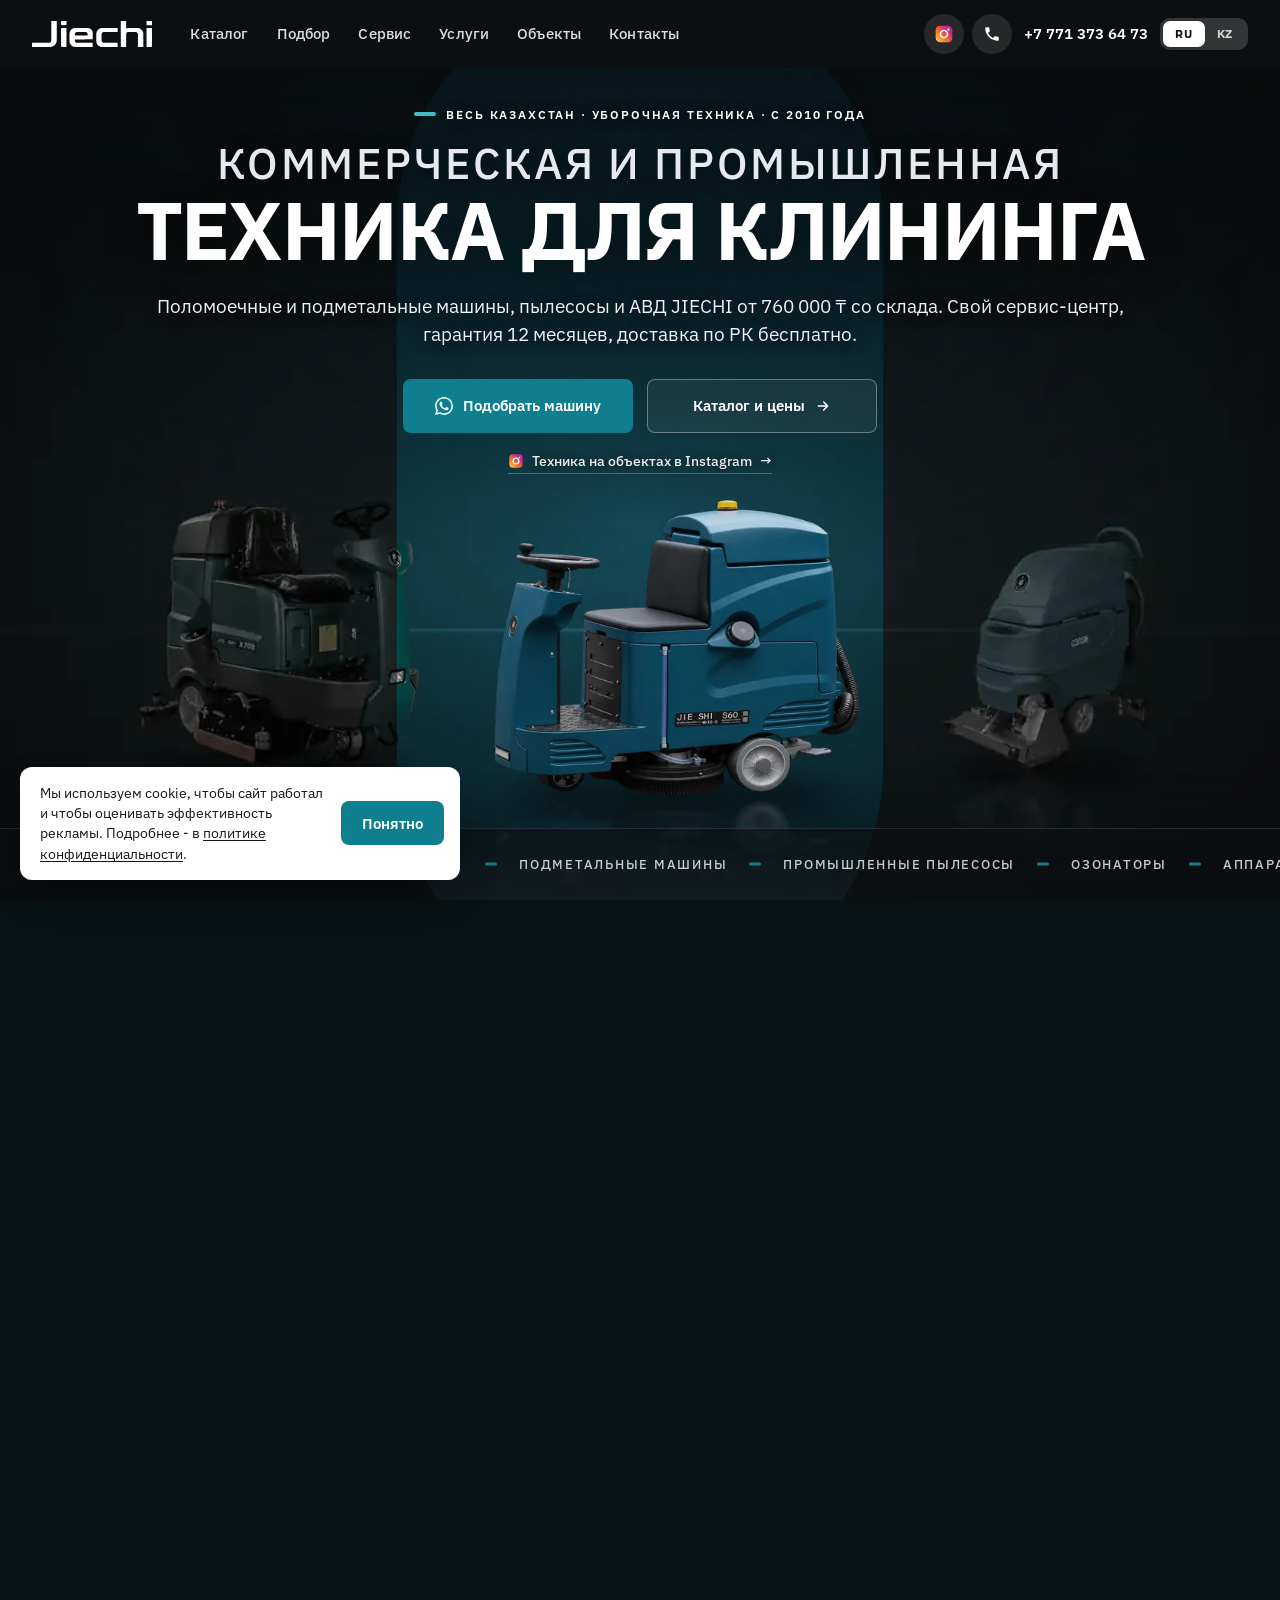
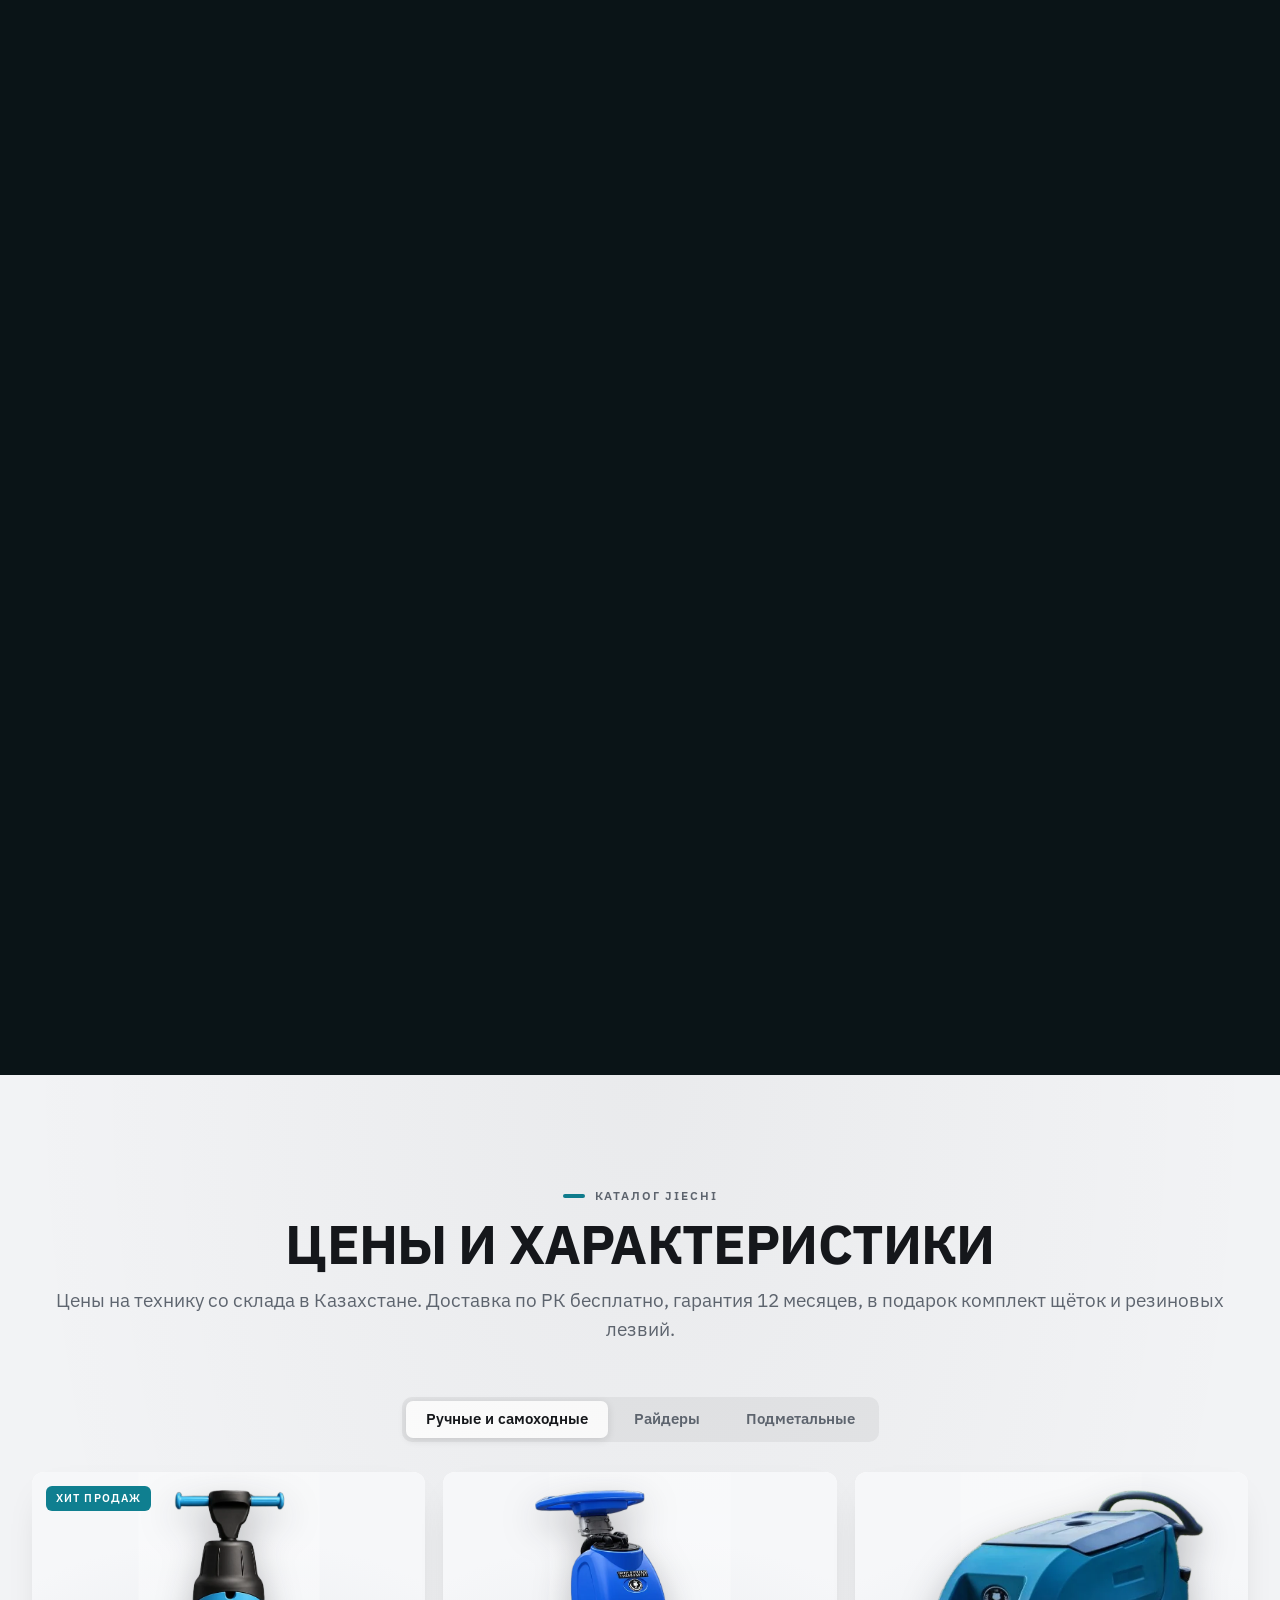
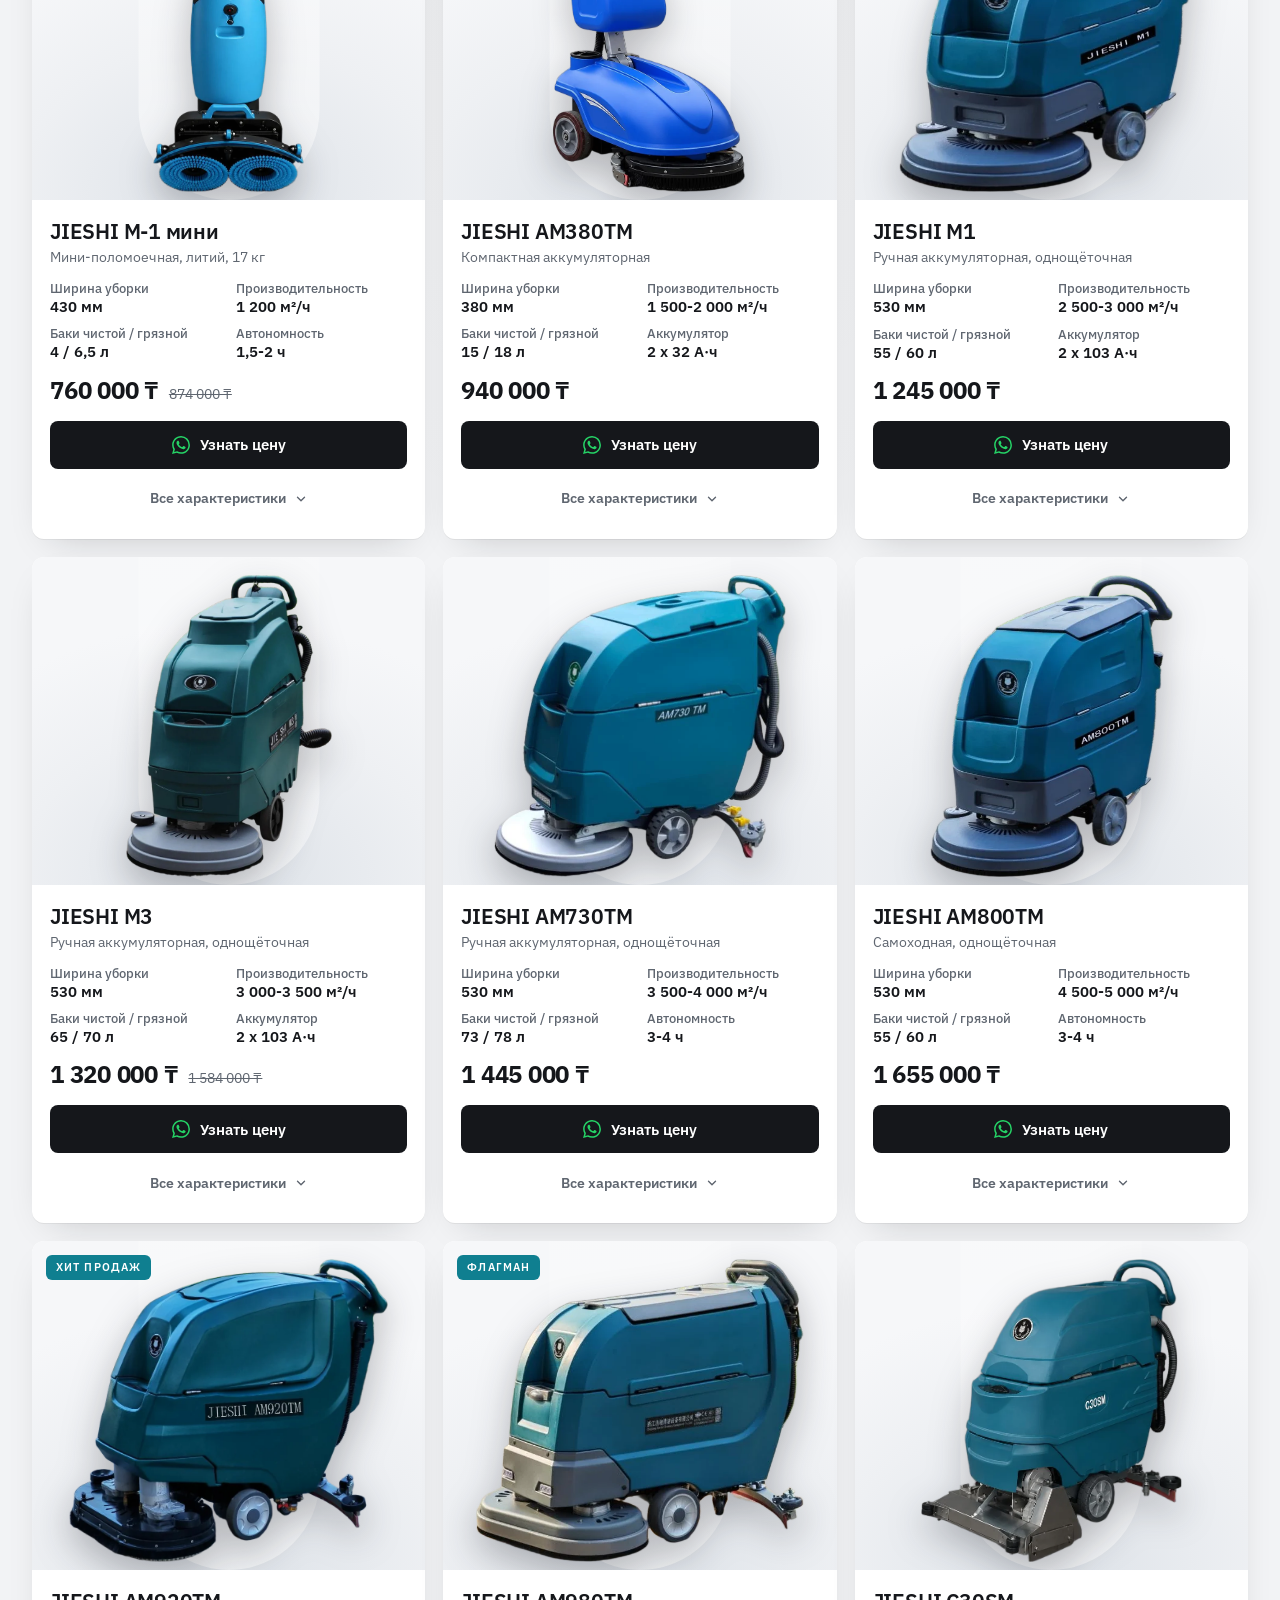
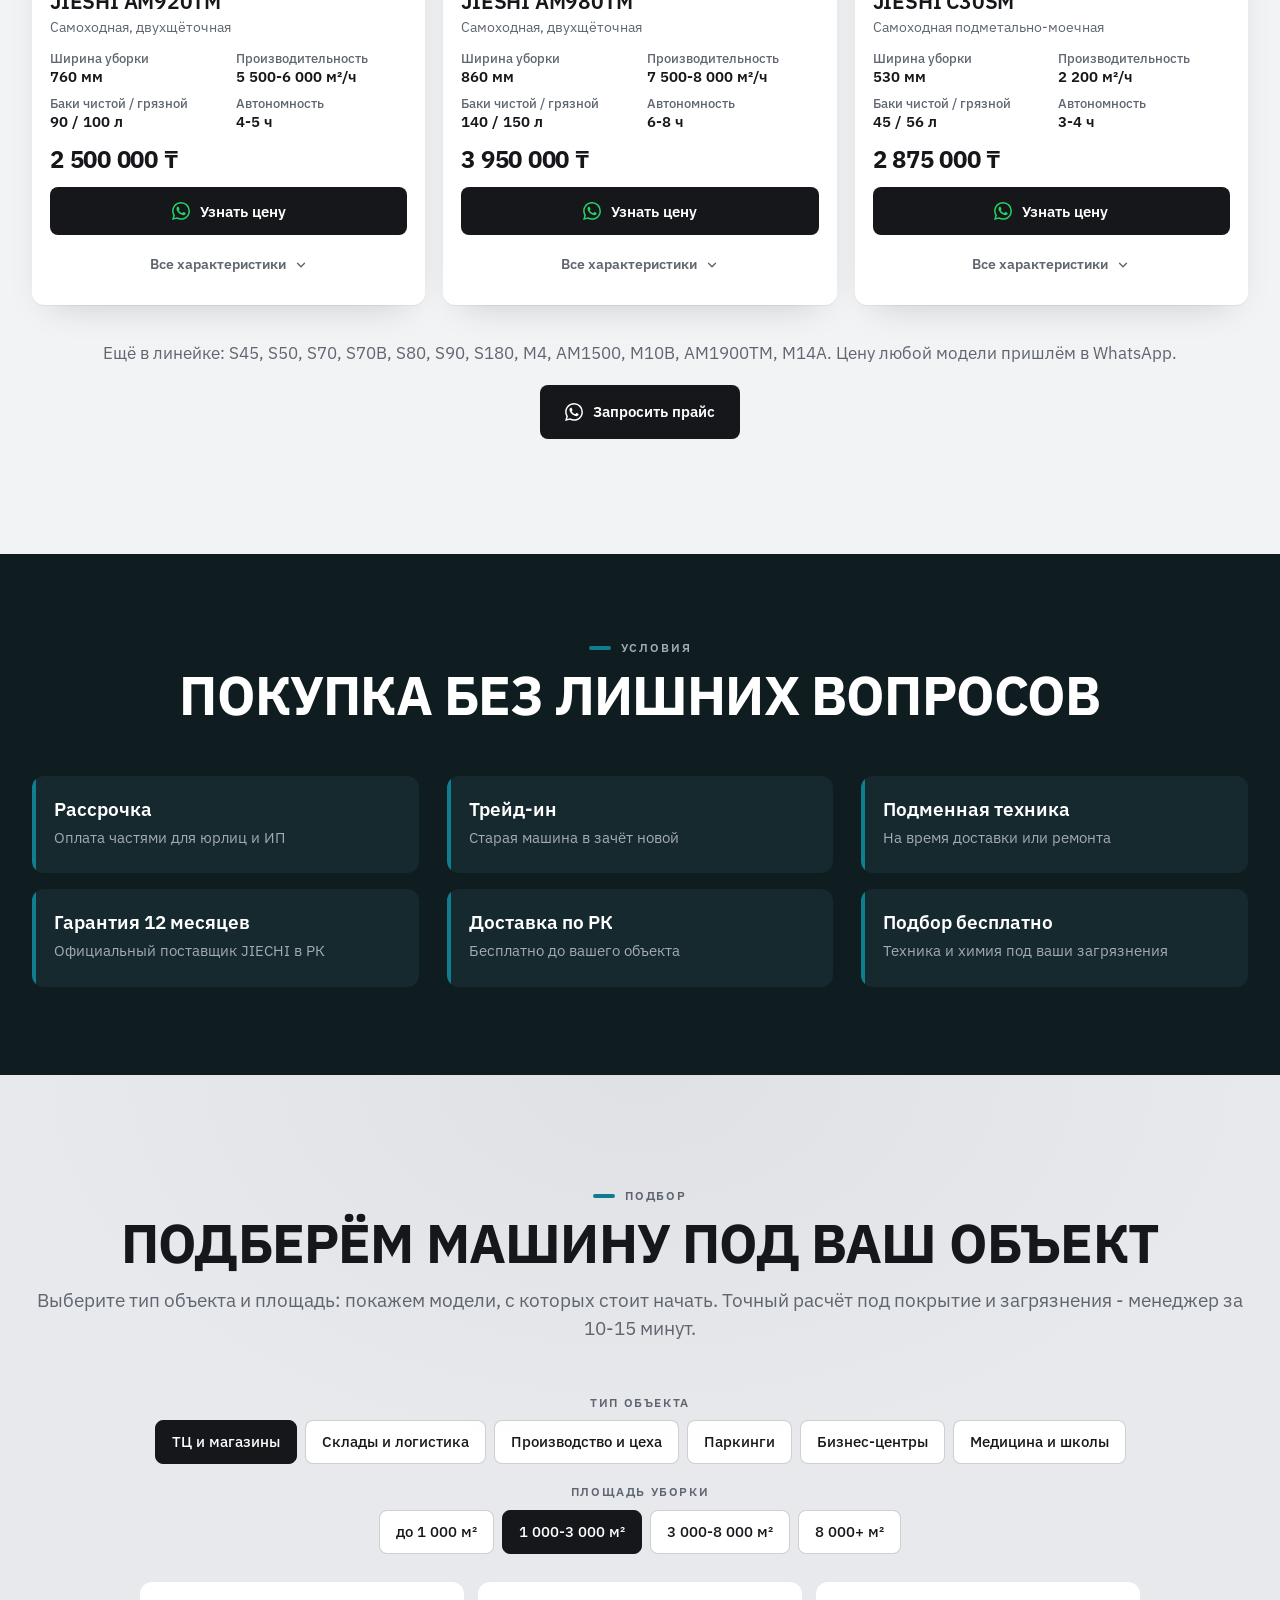
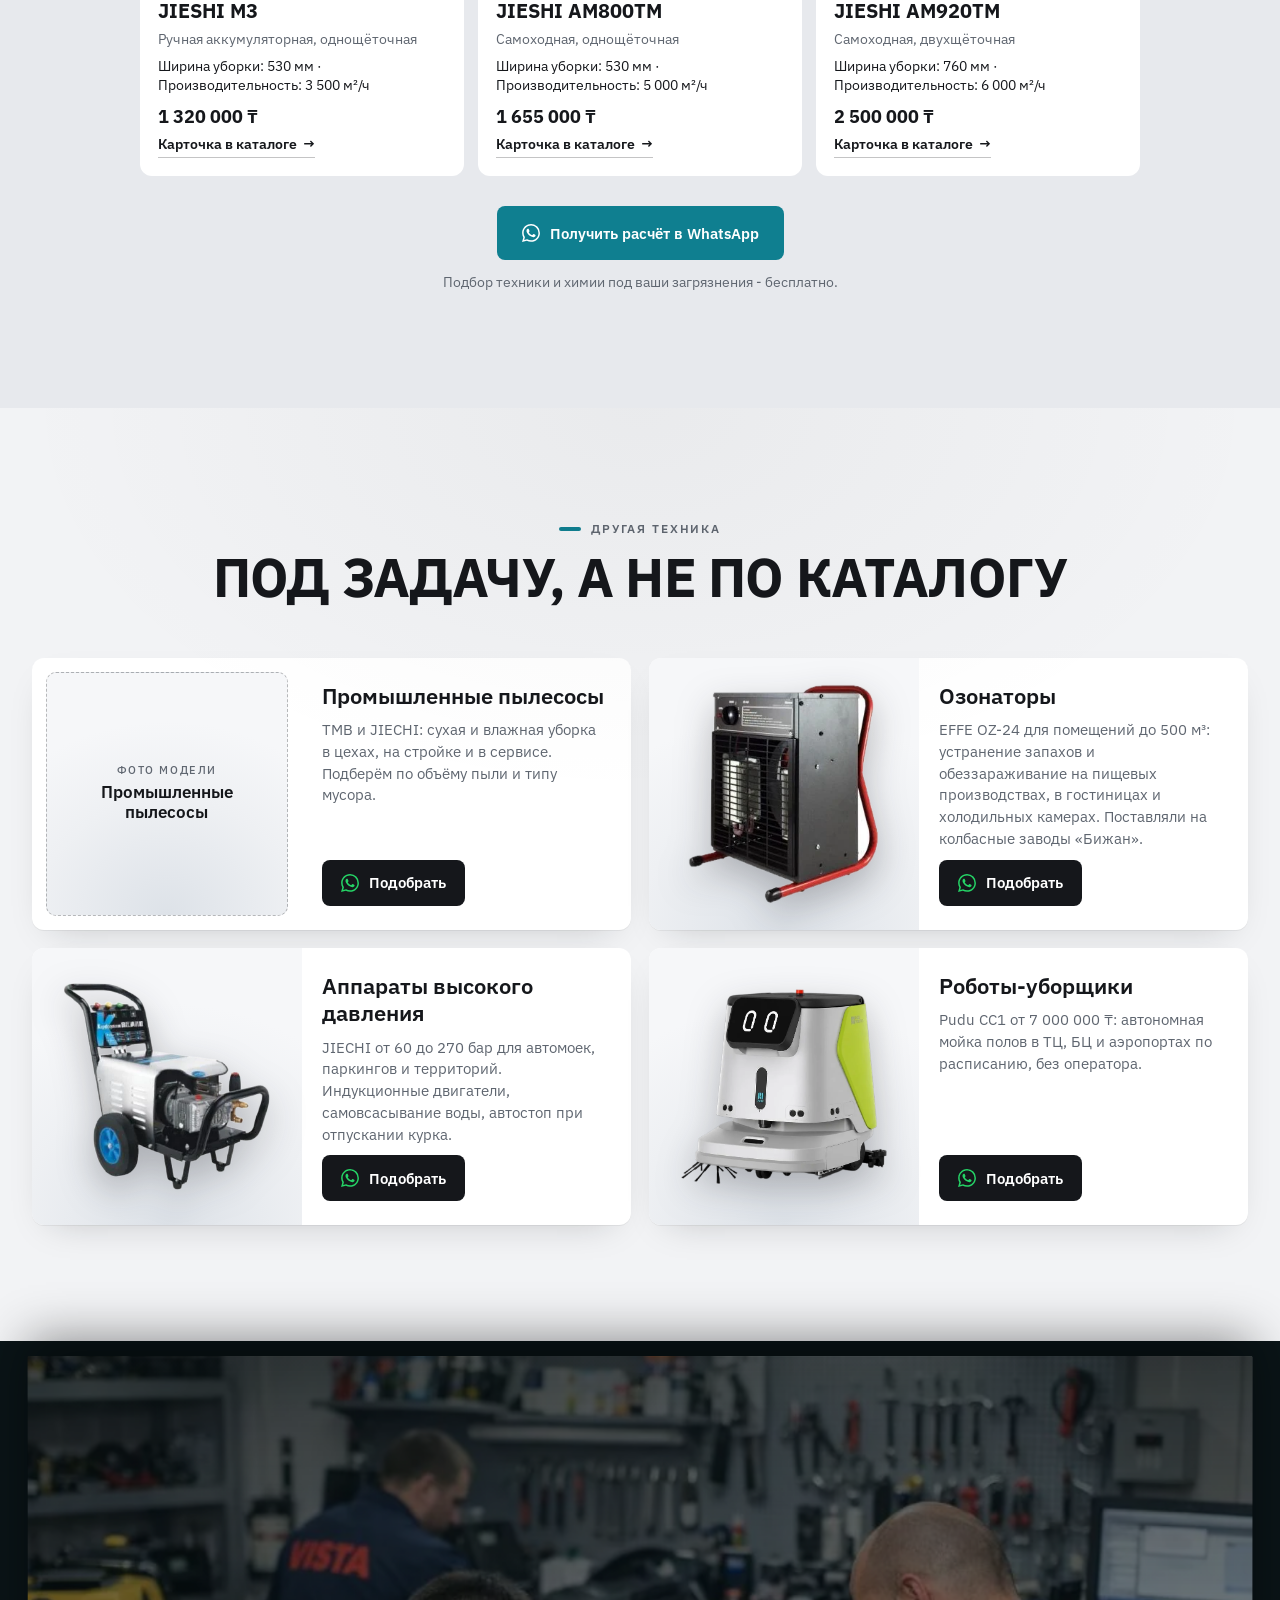
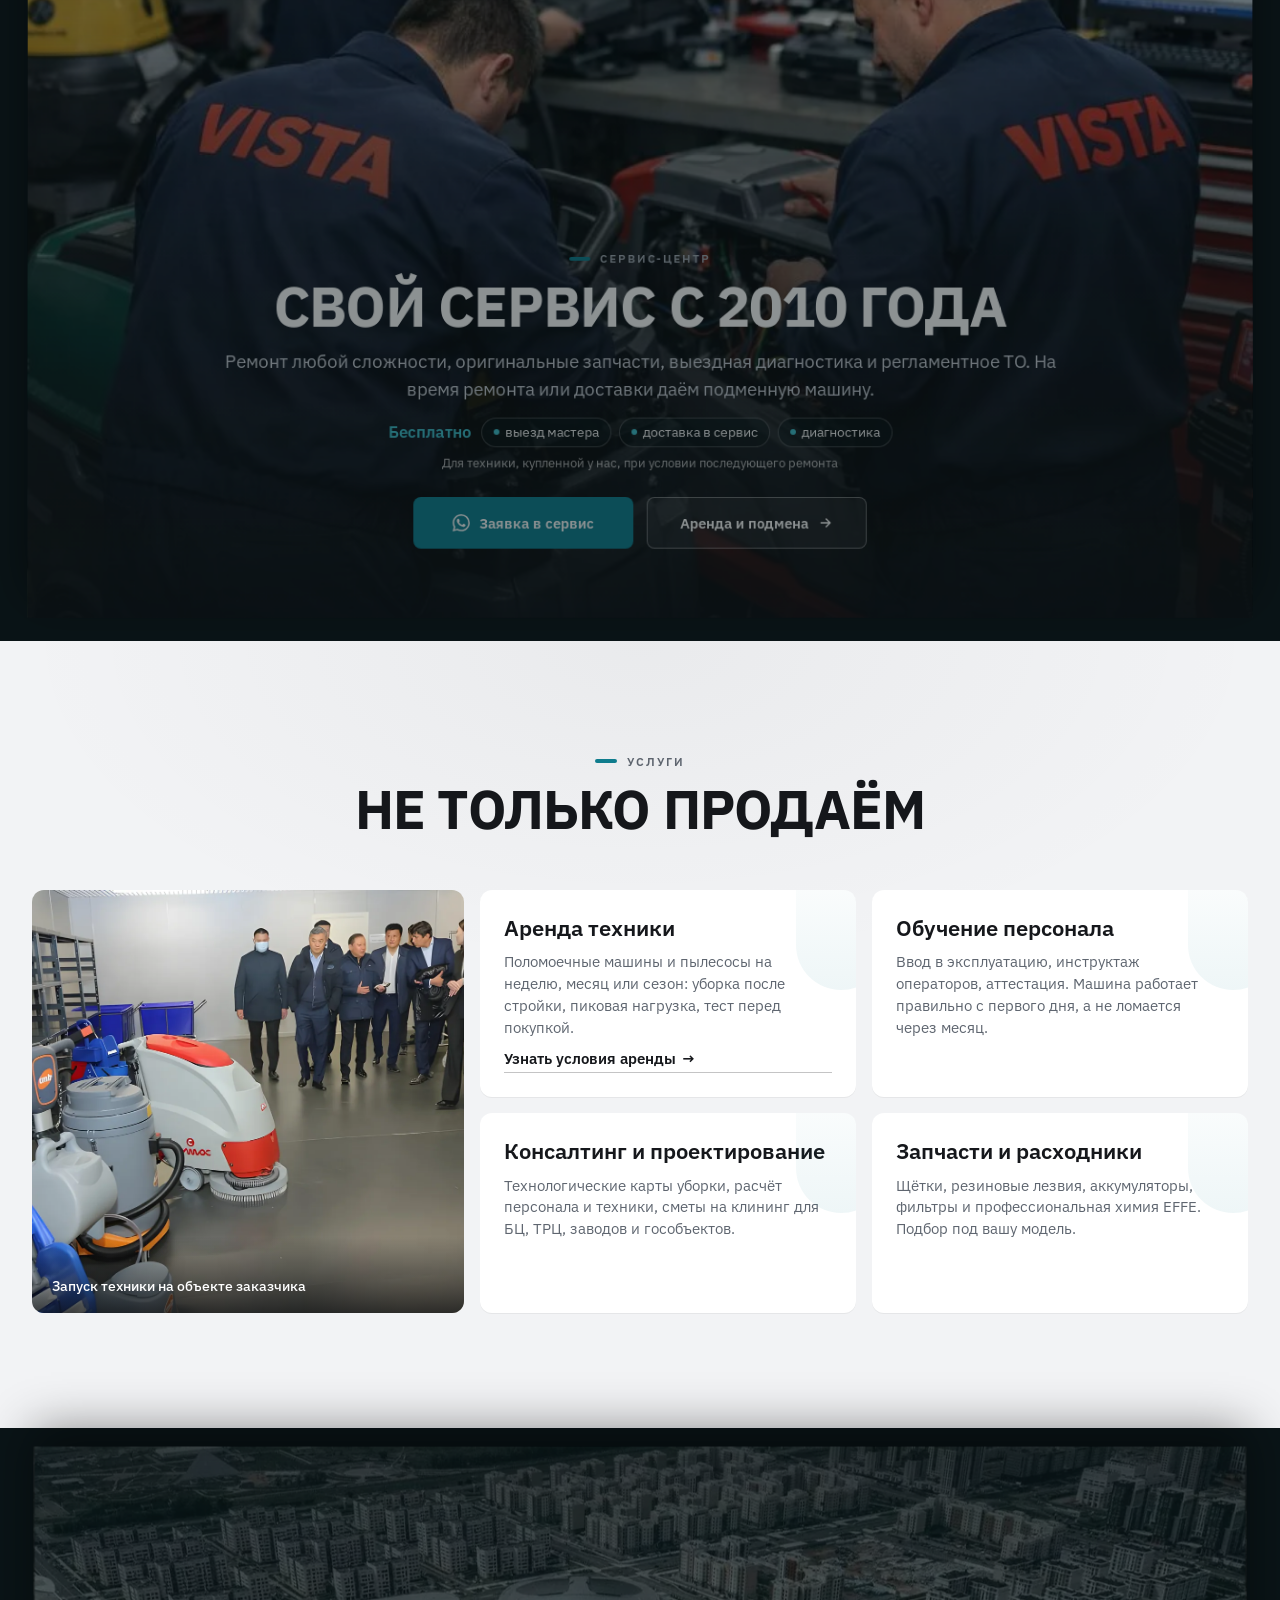
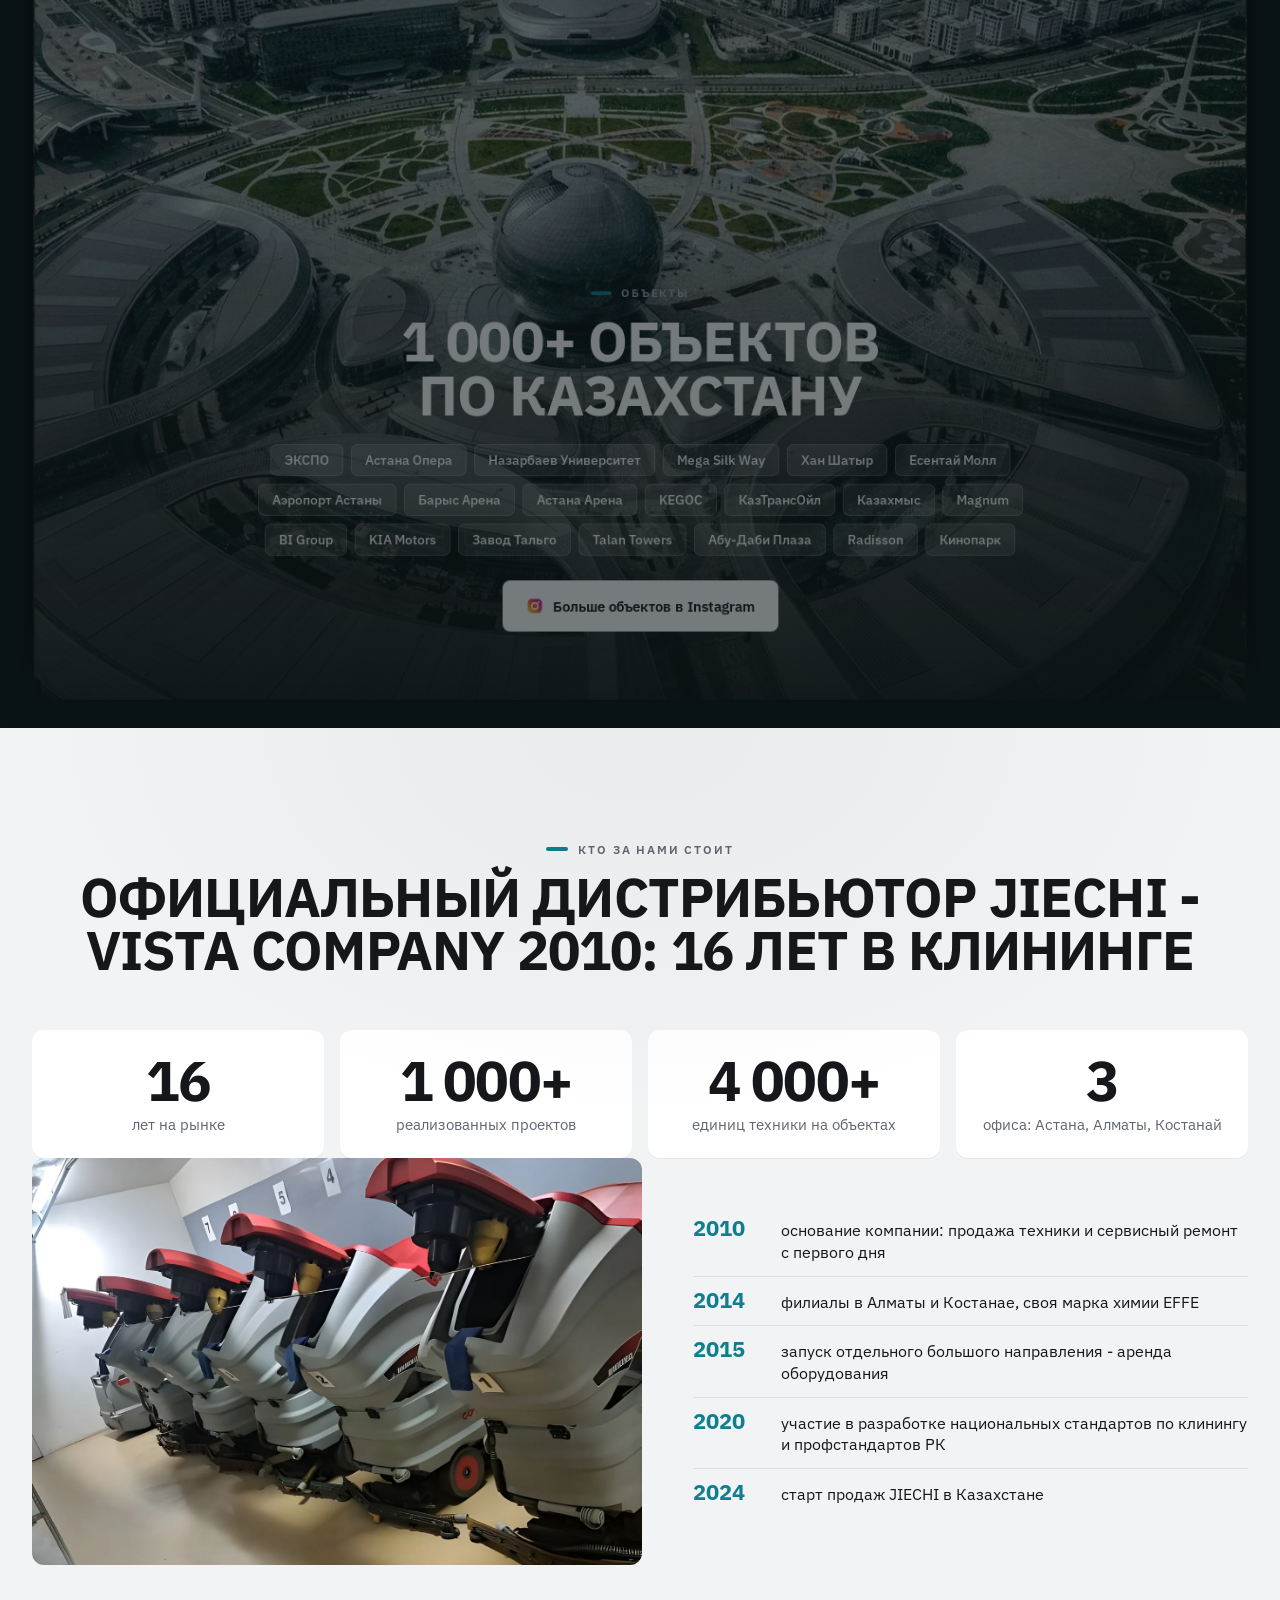
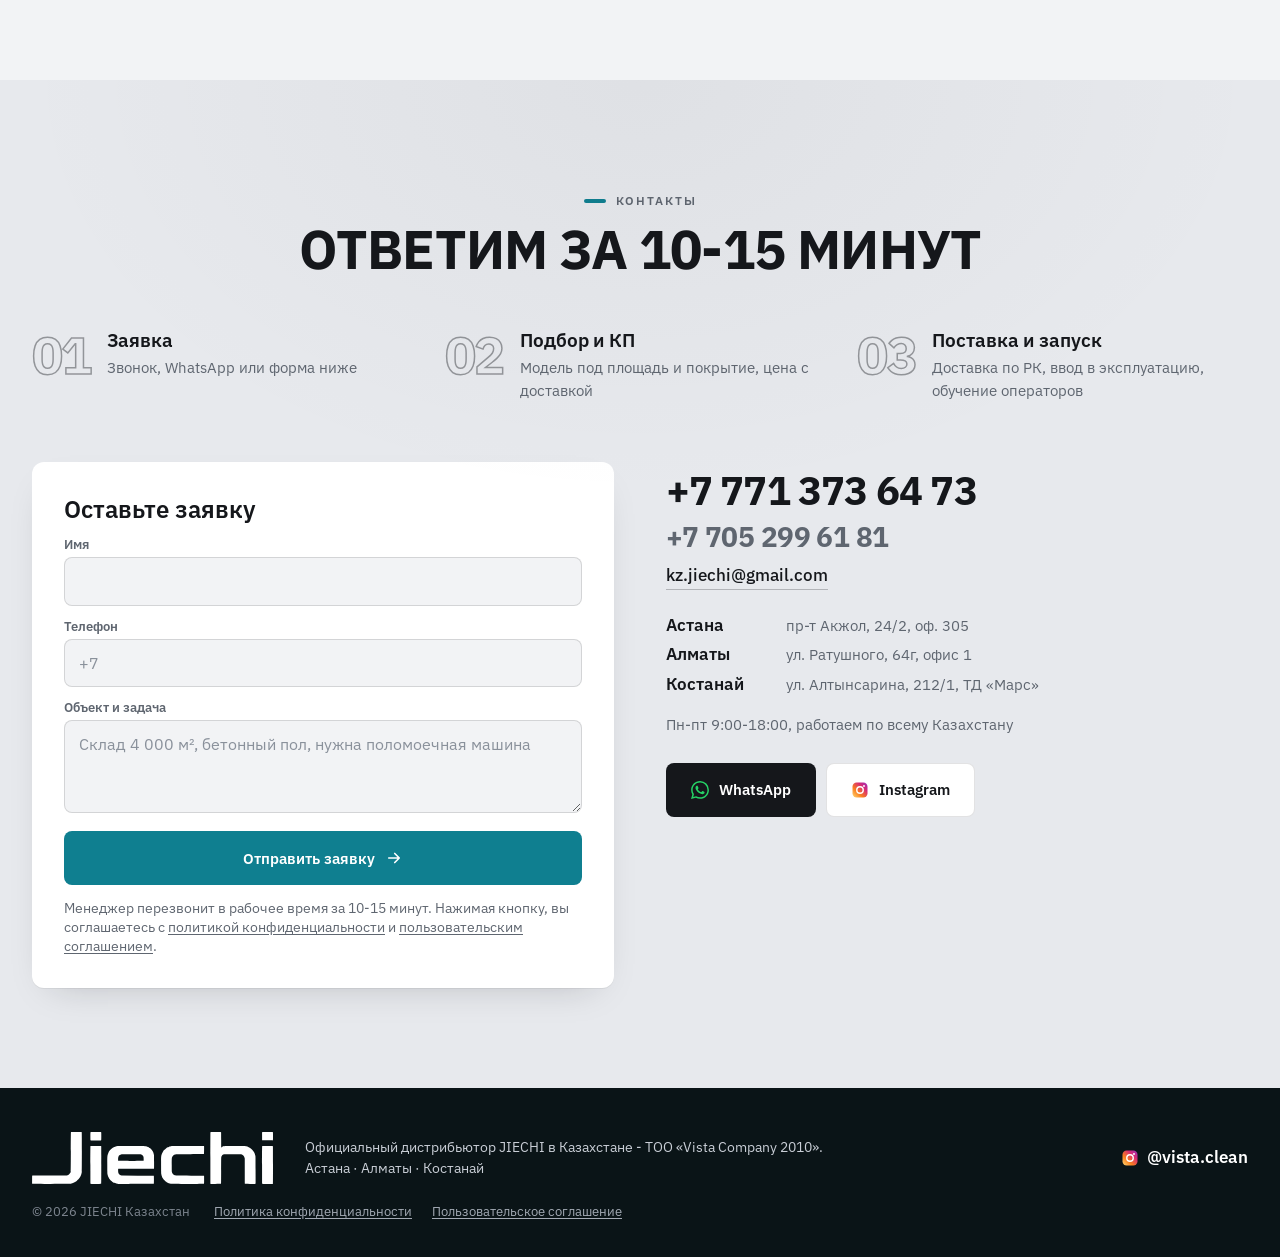
<file: index.html>
<!doctype html>
<html lang="ru">
<head>
<meta charset="utf-8">
<meta name="viewport" content="width=device-width, initial-scale=1, viewport-fit=cover">
<meta name="format-detection" content="telephone=no">
<title>Поломоечные и подметальные машины JIECHI в Казахстане - официальный дистрибьютор</title>
<meta name="description" content="Коммерческая и промышленная техника для клининга JIECHI: поломоечные машины от 760 000 ₸, райдеры, подметальные машины, пылесосы, АВД. Официальный дистрибьютор в Казахстане, сервис-центр, гарантия 12 месяцев, доставка по РК. Астана, Алматы, Костанай.">
<link rel="canonical" href="https://jiechi.kz/">
<link rel="alternate" hreflang="ru" href="https://jiechi.kz/">
<link rel="alternate" hreflang="x-default" href="https://jiechi.kz/">
<meta name="theme-color" content="#0A1417">
<meta property="og:type" content="website">
<meta property="og:locale" content="ru_RU">
<meta property="og:site_name" content="JIECHI Казахстан">
<meta property="og:title" content="Поломоечные и подметальные машины JIECHI в Казахстане">
<meta property="og:description" content="Поломоечные машины JIECHI от 760 000 ₸, райдеры, подметальные машины, пылесосы. Официальный дистрибьютор в Казахстане, свой сервис-центр, гарантия 12 месяцев, доставка по РК.">
<meta property="og:url" content="https://jiechi.kz/">
<meta property="og:image" content="https://jiechi.kz/assets/og-jiechi.jpg">
<meta property="og:image:width" content="1200">
<meta property="og:image:height" content="630">
<meta name="twitter:card" content="summary_large_image">
<meta name="twitter:title" content="Поломоечные и подметальные машины JIECHI в Казахстане">
<meta name="twitter:description" content="Поломоечные машины от 760 000 ₸, райдеры, подметальные машины. Официальный дистрибьютор, свой сервис-центр, гарантия 12 месяцев.">
<meta name="twitter:image" content="https://jiechi.kz/assets/og-jiechi.jpg">
<link rel="icon" href="favicon.ico?v=j1" sizes="16x16 32x32 48x48">
<link rel="icon" href="assets/icon-j-192.png" type="image/png" sizes="192x192">
<link rel="apple-touch-icon" href="assets/apple-touch-j.png">
<link rel="preconnect" href="https://fonts.googleapis.com">
<link rel="preconnect" href="https://fonts.gstatic.com" crossorigin>
<link rel="stylesheet" href="https://fonts.googleapis.com/css2?family=IBM+Plex+Sans:wght@400;500;600;700&display=swap">
<link rel="preload" as="image" href="assets/img/hero-j.webp" media="(min-width: 761px)" fetchpriority="high">
<link rel="preload" as="image" href="assets/img/hero-j-m.webp" media="(max-width: 760px)" fetchpriority="high">
<link rel="stylesheet" href="styles.css?v=20261029-2">
<script type="application/ld+json">
{
  "@context": "https://schema.org",
  "@type": "LocalBusiness",
  "name": "JIECHI Казахстан",
  "legalName": "ТОО «Vista Company 2010»",
  "description": "Официальный дистрибьютор JIECHI в Казахстане: поломоечные и подметальные машины, пылесосы, АВД. Сервис-центр, аренда, обучение. Компания на рынке с 2010 года.",
  "url": "https://jiechi.kz/",
  "image": "https://jiechi.kz/assets/og-jiechi.jpg",
  "logo": "https://jiechi.kz/assets/icon-j-512.png",
  "telephone": "+77713736473",
  "email": "kz.jiechi@gmail.com",
  "foundingDate": "2010",
  "priceRange": "от 760 000 KZT",
  "address": {
    "@type": "PostalAddress",
    "streetAddress": "пр-т Акжол, 24/2, оф. 305",
    "addressLocality": "Астана",
    "addressCountry": "KZ"
  },
  "areaServed": "Казахстан",
  "location": [
    {"@type": "Place", "name": "JIECHI Казахстан, центральный офис", "address": {"@type": "PostalAddress", "streetAddress": "пр-т Акжол, 24/2, оф. 305", "addressLocality": "Астана", "addressCountry": "KZ"}},
    {"@type": "Place", "name": "JIECHI Казахстан, филиал Алматы", "address": {"@type": "PostalAddress", "streetAddress": "ул. Ратушного, 64г, офис 1", "addressLocality": "Алматы", "addressCountry": "KZ"}},
    {"@type": "Place", "name": "JIECHI Казахстан, филиал Костанай", "address": {"@type": "PostalAddress", "streetAddress": "ул. Алтынсарина, 212/1, ТД «Марс»", "addressLocality": "Костанай", "addressCountry": "KZ"}}
  ],
  "openingHoursSpecification": {
    "@type": "OpeningHoursSpecification",
    "dayOfWeek": ["Monday", "Tuesday", "Wednesday", "Thursday", "Friday"],
    "opens": "09:00",
    "closes": "18:00"
  },
  "sameAs": ["https://www.instagram.com/vista.clean/"],
  "makesOffer": [
    {"@type": "Offer", "name": "Поломоечная машина JIESHI M-1", "price": "760000", "priceCurrency": "KZT"},
    {"@type": "Offer", "name": "Поломоечная машина JIESHI AM920TM", "price": "2500000", "priceCurrency": "KZT"},
    {"@type": "Offer", "name": "Поломоечный райдер JIESHI S45B", "price": "2700000", "priceCurrency": "KZT"},
    {"@type": "Offer", "name": "Подметальная машина JIESHI M2", "price": "950000", "priceCurrency": "KZT"}
  ]
}
</script>
<!-- Google tag (gtag.js) -->
<script async src="https://www.googletagmanager.com/gtag/js?id=AW-17866151629"></script>
<script>
  window.dataLayer = window.dataLayer || [];
  function gtag(){dataLayer.push(arguments);}
  gtag('js', new Date());
  gtag('config', 'AW-17866151629');
</script>
<script src="https://lead-bot.sultan-askarov-kz.workers.dev/t.js" data-site="vistaclean" defer></script>
</head>
<body>
<svg width="0" height="0" style="position:absolute" aria-hidden="true" focusable="false">
<symbol id="ic-wa" viewBox="0 0 24 24"><path fill="currentColor" d="M17.472 14.382c-.297-.149-1.758-.867-2.03-.967-.273-.099-.471-.148-.67.15-.197.297-.767.966-.94 1.164-.173.199-.347.223-.644.075-.297-.15-1.255-.463-2.39-1.475-.883-.788-1.48-1.761-1.653-2.059-.173-.297-.018-.458.13-.606.134-.133.298-.347.446-.52.149-.174.198-.298.298-.497.099-.198.05-.371-.025-.52-.075-.149-.669-1.612-.916-2.207-.242-.579-.487-.5-.669-.51-.173-.008-.371-.01-.57-.01-.198 0-.52.074-.792.372-.272.297-1.04 1.016-1.04 2.479 0 1.462 1.065 2.875 1.213 3.074.149.198 2.096 3.2 5.077 4.487.709.306 1.262.489 1.694.625.712.227 1.36.195 1.871.118.571-.085 1.758-.719 2.006-1.413.248-.694.248-1.289.173-1.413-.074-.124-.272-.198-.57-.347m-5.421 7.403h-.004a9.87 9.87 0 0 1-5.031-1.378l-.361-.214-3.741.982.998-3.648-.235-.374a9.86 9.86 0 0 1-1.51-5.26c.001-5.45 4.436-9.884 9.888-9.884 2.64 0 5.122 1.03 6.988 2.898a9.825 9.825 0 0 1 2.893 6.994c-.003 5.45-4.437 9.884-9.885 9.884m8.413-18.297A11.815 11.815 0 0 0 12.05 0C5.495 0 .16 5.335.157 11.892c0 2.096.547 4.142 1.588 5.945L.057 24l6.305-1.654a11.882 11.882 0 0 0 5.683 1.448h.005c6.554 0 11.89-5.335 11.893-11.893a11.821 11.821 0 0 0-3.48-8.413Z"/></symbol>
<symbol id="ic-ig" viewBox="0 0 24 24"><defs><linearGradient id="igg" x1="0" y1="1" x2="1" y2="0"><stop offset="0" stop-color="#FEDA75"/><stop offset=".35" stop-color="#FA7E1E"/><stop offset=".7" stop-color="#D62976"/><stop offset="1" stop-color="#962FBF"/></linearGradient></defs><rect x="2" y="2" width="20" height="20" rx="5.5" fill="url(#igg)"/><circle cx="12" cy="12" r="4.3" fill="none" stroke="#fff" stroke-width="1.9"/><circle cx="17.3" cy="6.7" r="1.25" fill="#fff"/></symbol>
<symbol id="ic-tel" viewBox="0 0 24 24"><path fill="currentColor" d="M6.6 10.8a15.1 15.1 0 0 0 6.6 6.6l2.2-2.2c.3-.3.7-.4 1-.2 1.1.4 2.3.6 3.6.6.6 0 1 .4 1 1V20c0 .6-.4 1-1 1A17 17 0 0 1 3 4c0-.6.4-1 1-1h3.5c.6 0 1 .4 1 1 0 1.3.2 2.5.6 3.6.1.3 0 .7-.2 1L6.6 10.8z"/></symbol>
<symbol id="ic-arr" viewBox="0 0 24 24"><path d="M5 12h14M13 6l6 6-6 6" fill="none" stroke="currentColor" stroke-width="2.2" stroke-linecap="round" stroke-linejoin="round"/></symbol>
<symbol id="ic-ok" viewBox="0 0 24 24"><path d="M5 12.5l4.5 4.5L19 7.5" fill="none" stroke="currentColor" stroke-width="2.4" stroke-linecap="round" stroke-linejoin="round"/></symbol>
</svg>

<header class="hdr" id="hdr">
  <div class="hdr-in">
    <a class="brand" href="#top" aria-label="JIECHI Казахстан, на главную" data-i-al="al.home">
      <img class="brand-dark" src="assets/logo-jiechi-dark.svg" alt="Jiechi" width="2799" height="604">
      <img class="brand-light" src="assets/logo-jiechi-light.svg" alt="" width="2799" height="604">
    </a>
    <nav class="nav" aria-label="Разделы сайта" data-i-al="al.nav">
      <a href="#katalog" data-i="nav.katalog">Каталог</a>
      <a href="#podbor" data-i="nav.podbor">Подбор</a>
      <a href="#servis" data-i="nav.servis">Сервис</a>
      <a href="#uslugi" data-i="nav.uslugi">Услуги</a>
      <a href="#obekty" data-i="nav.obekty">Объекты</a>
      <a href="#kontakty" data-i="nav.kontakty">Контакты</a>
    </nav>
    <div class="hdr-right">
      <a class="ico ico-ig" href="https://www.instagram.com/vista.clean/" target="_blank" rel="noopener" aria-label="Instagram vista.clean"><svg width="20" height="20" aria-hidden="true"><use href="#ic-ig"/></svg></a>
      <a class="ico ico-tel" href="tel:+77713736473" aria-label="Позвонить +7 771 373 64 73" data-i-al="al.tel"><svg width="18" height="18" aria-hidden="true"><use href="#ic-tel"/></svg></a>
      <a class="hdr-tel" href="tel:+77713736473">+7&nbsp;771&nbsp;373&nbsp;64&nbsp;73</a>
      <div class="lang" role="group" aria-label="Язык сайта" data-i-al="al.lang">
        <button type="button" data-lang="ru" class="is-active" aria-pressed="true" lang="ru">RU</button>
        <button type="button" data-lang="kk" aria-pressed="false">KZ</button>
      </div>
      <button type="button" class="burger" aria-label="Открыть меню" data-i-al="m.open" aria-expanded="false" aria-controls="menu"><span></span><span></span></button>
    </div>
  </div>
</header>

<div class="menu" id="menu" hidden>
  <div class="menu-in">
    <a href="#polomoechnye" data-i="nav.polo">Поломоечные машины</a>
    <a href="#raidery" data-i="nav.raid">Райдеры</a>
    <a href="#podmetalnye" data-i="nav.podm">Подметальные</a>
    <a href="#katalog" data-i="nav.katalog2">Каталог и цены</a>
    <a href="#podbor" data-i="nav.podbor2">Подбор под объект</a>
    <a href="#servis" data-i="nav.servis2">Сервис-центр</a>
    <a href="#uslugi" data-i="nav.uslugi2">Аренда и услуги</a>
    <a href="#obekty" data-i="nav.obekty">Объекты</a>
    <a href="#kontakty" data-i="nav.kontakty">Контакты</a>
    <div class="menu-foot">
      <a class="btn btn-wa" href="https://wa.me/77713736473" target="_blank" rel="noopener" data-wa="menu"><svg width="18" height="18" aria-hidden="true"><use href="#ic-wa"/></svg><span>WhatsApp</span></a>
      <a class="btn btn-ghost" href="tel:+77713736473"><svg width="18" height="18" aria-hidden="true"><use href="#ic-tel"/></svg><span>+7 771 373 64 73</span></a>
      <a class="btn btn-ghost" href="https://www.instagram.com/vista.clean/" target="_blank" rel="noopener"><svg width="18" height="18" aria-hidden="true"><use href="#ic-ig"/></svg><span>Instagram</span></a>
    </div>
  </div>
</div>

<main id="main">

<!-- ГЕРОЙ -->
<div class="pw pw-hero" id="top">
  <section class="plate hero" aria-label="Главный экран" data-i-al="al.hero">
    <div class="ph ph-hero">
      <picture class="ph-dirty"><source media="(max-width:760px)" srcset="assets/img/hero-j-m-dirty.webp"><img src="assets/img/hero-j-dirty.webp" alt="" width="1280" height="783" fetchpriority="high" decoding="async"></picture>
      <picture class="ph-clean"><source media="(max-width:760px)" srcset="assets/img/hero-j-m.webp"><img src="assets/img/hero-j.webp" alt="Поломоечные машины JIECHI: райдеры X70B и S60, самоходная C30SM" data-i-alt="alt.hero" width="1920" height="1175" fetchpriority="high" decoding="async"><i class="wet"></i></picture>
      <div class="ph-shade"></div>
    </div>
    <div class="pl-in hero-in">
      <div class="txt hero-txt">
        <p class="kicker" data-i="hero.kicker"><span>Весь Казахстан · уборочная техника<span class="k-yr"><i class="k-dot"> · </i>с&nbsp;2010&nbsp;года</span></span></p>
        <h1 id="h1"><span class="l1" data-i="hero.l1">Коммерческая и промышленная</span><span class="l2" data-i="hero.l2">Техника для клининга</span></h1>
        <p class="lead" data-i="hero.lead">Поломоечные и подметальные машины, пылесосы и АВД JIECHI от 760&nbsp;000&nbsp;₸ со склада. Свой сервис-центр, гарантия 12&nbsp;месяцев, доставка по РК бесплатно.</p>
        <div class="cta">
          <a class="btn btn-red" href="https://wa.me/77713736473" target="_blank" rel="noopener" data-wa="hero"><svg width="18" height="18" aria-hidden="true"><use href="#ic-wa"/></svg><span data-i="hero.b1">Подобрать машину</span></a>
          <a class="btn btn-ghost" href="#katalog"><span data-i="hero.b2">Каталог и цены</span><svg width="16" height="16" aria-hidden="true"><use href="#ic-arr"/></svg></a>
        </div>
        <a class="ig-link" href="https://www.instagram.com/vista.clean/" target="_blank" rel="noopener"><svg width="16" height="16" aria-hidden="true"><use href="#ic-ig"/></svg><span data-i="hero.ig">Техника на объектах в Instagram</span> <i aria-hidden="true">→</i></a>
      </div>
    </div>
    <div class="ribbon" aria-hidden="true"><div class="ribbon-in">
      <a href="#polomoechnye" data-i="rb.1">Поломоечные машины</a><a href="#raidery" data-i="rb.2">Райдеры с сиденьем</a><a href="#podmetalnye" data-i="rb.3">Подметальные машины</a><a href="#pylesosy" data-i="rb.4">Промышленные пылесосы</a><a href="#ozonatory" data-i="rb.5">Озонаторы</a><a href="#avd" data-i="rb.6">Аппараты высокого давления</a><a href="#servis" data-i="rb.7">Сервис-центр</a><a href="#arenda" data-i="rb.8">Аренда техники</a>
      <a href="#polomoechnye" data-i="rb.1">Поломоечные машины</a><a href="#raidery" data-i="rb.2">Райдеры с сиденьем</a><a href="#podmetalnye" data-i="rb.3">Подметальные машины</a><a href="#pylesosy" data-i="rb.4">Промышленные пылесосы</a><a href="#ozonatory" data-i="rb.5">Озонаторы</a><a href="#avd" data-i="rb.6">Аппараты высокого давления</a><a href="#servis" data-i="rb.7">Сервис-центр</a><a href="#arenda" data-i="rb.8">Аренда техники</a>
    </div></div>
  </section>
</div>

<!-- ПЛИТА: ПОЛОМОЕЧНЫЕ -->
<div class="pw pw-prod" id="polomoechnye">
  <section class="plate prod" style="--tint:#1D3A3A">
    <div class="track" aria-hidden="true"></div>
    <div class="pl-in prod-in">
      <div class="txt">
        <p class="kicker" data-i="p1.k">Поломоечные машины</p>
        <h2 data-i="p1.h">Ручные и самоходные. От&nbsp;760&nbsp;000&nbsp;₸</h2>
        <p class="lead" data-i="p1.lead">9 моделей: от 17-килограммовой M-1 для магазина до двухщёточной AM980TM на 8&nbsp;000&nbsp;м²/ч.</p>
      </div>
      <figure class="obj">
        <img src="assets/cat/am920tm.webp" alt="Поломоечная машина JIESHI AM920TM, двухщёточная самоходная" data-i-alt="alt.p1" width="840" height="800" loading="lazy" decoding="async">
        <figcaption><b>AM920TM</b><span data-i="p1.cap">760 мм · 6&nbsp;000&nbsp;м²/ч · 2&nbsp;500&nbsp;000&nbsp;₸</span></figcaption>
      </figure>
      <div class="txt cta cta-c">
        <a class="btn btn-red" href="https://wa.me/77713736473" target="_blank" rel="noopener" data-wa="polo"><svg width="18" height="18" aria-hidden="true"><use href="#ic-wa"/></svg><span data-i="p.wa">Узнать цену</span></a>
        <a class="btn btn-ghost" href="#katalog" data-tab="ruch"><span data-i="p1.b2">9 моделей в каталоге</span><svg width="16" height="16" aria-hidden="true"><use href="#ic-arr"/></svg></a>
      </div>
    </div>
  </section>
</div>

<!-- ПЛИТА: РАЙДЕРЫ -->
<div class="pw pw-prod" id="raidery">
  <section class="plate prod" style="--tint:#1F2E44">
    <div class="track" aria-hidden="true"></div>
    <div class="pl-in prod-in">
      <div class="txt">
        <p class="kicker" data-i="p2.k">Райдеры с сиденьем</p>
        <h2 data-i="p2.h">Оператор едет, машина моет. От&nbsp;2&nbsp;700&nbsp;000&nbsp;₸</h2>
        <p class="lead" data-i="p2.lead">От S50B на 4&nbsp;300&nbsp;м²/ч до M10 на 10&nbsp;300&nbsp;м²/ч: склады, ТЦ, паркинги, производства.</p>
      </div>
      <figure class="obj">
        <img src="assets/cat/s60b.webp" alt="Поломоечный райдер JIESHI S60B с местом оператора" data-i-alt="alt.p2" width="840" height="800" loading="lazy" decoding="async">
        <figcaption><b>S60B</b><span data-i="p2.cap">900 мм · 7&nbsp;300&nbsp;м²/ч · 4&nbsp;300&nbsp;000&nbsp;₸</span></figcaption>
      </figure>
      <div class="txt cta cta-c">
        <a class="btn btn-red" href="https://wa.me/77713736473" target="_blank" rel="noopener" data-wa="raid"><svg width="18" height="18" aria-hidden="true"><use href="#ic-wa"/></svg><span data-i="p.wa">Узнать цену</span></a>
        <a class="btn btn-ghost" href="#katalog" data-tab="raid"><span data-i="p2.b2">7 райдеров в каталоге</span><svg width="16" height="16" aria-hidden="true"><use href="#ic-arr"/></svg></a>
      </div>
    </div>
  </section>
</div>

<!-- ПЛИТА: ПОДМЕТАЛЬНЫЕ -->
<div class="pw pw-prod" id="podmetalnye">
  <section class="plate prod" style="--tint:#3A2A1E">
    <div class="track" aria-hidden="true"></div>
    <div class="pl-in prod-in">
      <div class="txt">
        <p class="kicker" data-i="p3.k">Подметальные машины</p>
        <h2 data-i="p3.h">Пыль, песок и мусор. От&nbsp;950&nbsp;000&nbsp;₸</h2>
        <p class="lead" data-i="p3.lead">Ручные M2 для магазина, райдеры с кабиной для складов и территорий: до 30&nbsp;000&nbsp;м²/ч и 12 часов работы.</p>
      </div>
      <figure class="obj">
        <img src="assets/cat/m12a.webp" alt="Подметальная машина JIESHI M12A с закрытой кабиной и встроенным аппаратом высокого давления" data-i-alt="alt.p3" width="840" height="800" loading="lazy" decoding="async">
        <figcaption><b>M12A</b><span data-i="p3.cap">2&nbsp;200 мм · 20&nbsp;000&nbsp;м²/ч · от&nbsp;6&nbsp;000&nbsp;000&nbsp;₸</span></figcaption>
      </figure>
      <div class="txt cta cta-c">
        <a class="btn btn-red" href="https://wa.me/77713736473" target="_blank" rel="noopener" data-wa="podm"><svg width="18" height="18" aria-hidden="true"><use href="#ic-wa"/></svg><span data-i="p.wa">Узнать цену</span></a>
        <a class="btn btn-ghost" href="#katalog" data-tab="podm"><span data-i="p3.b2">9 подметальных в каталоге</span><svg width="16" height="16" aria-hidden="true"><use href="#ic-arr"/></svg></a>
      </div>
    </div>
  </section>
</div>

<!-- КАТАЛОГ -->
<section class="sec light" id="katalog">
  <div class="wrap">
    <div class="head rv">
      <p class="kicker" data-i="k.k">Каталог JIECHI</p>
      <h2 data-i="k.h">Цены и характеристики</h2>
      <p class="lead" data-i="k.lead">Цены на технику со склада в Казахстане. Доставка по РК бесплатно, гарантия 12&nbsp;месяцев, в подарок комплект щёток и резиновых лезвий.</p>
    </div>
    <div class="tabs rv" role="tablist" aria-label="Тип машины" data-i-al="al.tabs">
      <button type="button" role="tab" class="tab is-active" aria-selected="true" data-cat="ruch"><span data-i="k.t1">Ручные и самоходные</span></button>
      <button type="button" role="tab" class="tab" aria-selected="false" data-cat="raid"><span data-i="k.t2">Райдеры</span></button>
      <button type="button" role="tab" class="tab" aria-selected="false" data-cat="podm"><span data-i="k.t3">Подметальные</span></button>
    </div>
    <div class="grid" id="cards">
<!--CATALOG-->
<article class="card" data-cat="ruch" id="c-m1mini" style="--i:0">
<div class="c-top"><div class="c-ph has-img"><img src="assets/cat/m1mini.webp" alt="JIESHI M-1 мини" loading="lazy" decoding="async" width="520" height="440"></div><span class="c-badge" data-i="c.hit">Хит продаж</span></div>
<div class="c-body">
<h3>JIESHI M-1 мини</h3>
<p class="c-type" data-i="t.mini"></p>
<ul class="c-specs"><li><span data-i="sp.w"></span><b>430&nbsp;мм</b></li><li><span data-i="sp.p"></span><b>1&nbsp;200&nbsp;м²/ч</b></li><li><span data-i="sp.t"></span><b>4&nbsp;/&nbsp;6,5&nbsp;л</b></li><li><span data-i="sp.a"></span><b>1,5-2&nbsp;ч</b></li></ul>
<div class="c-price"><b>760&nbsp;000&nbsp;₸</b><s>874&nbsp;000&nbsp;₸</s></div>
<div class="c-act">
<a class="btn btn-wa" href="https://wa.me/77713736473" target="_blank" rel="noopener" data-wa="model" data-model="JIESHI M-1 мини"><svg width="18" height="18" aria-hidden="true"><use href="#ic-wa"/></svg><span data-i="c.price">Узнать цену</span></a>
<button type="button" class="c-more" aria-expanded="false" aria-controls="sp-m1mini"><span data-i="c.more">Все характеристики</span><svg width="14" height="14" viewBox="0 0 24 24" aria-hidden="true"><path d="M6 9l6 6 6-6" fill="none" stroke="currentColor" stroke-width="2.4" stroke-linecap="round" stroke-linejoin="round"/></svg></button>
</div>
<div class="c-full" id="sp-m1mini" hidden><div class="c-full-in"><div><span data-i="f.type"></span><b>Мини-поломоечная, двухщёточная, литий</b></div><div><span data-i="f.w"></span><b>430 мм</b></div><div><span data-i="f.sq"></span><b>450 мм</b></div><div><span data-i="f.br"></span><b>2 x 200 Вт (бесщёточные)</b></div><div><span data-i="f.vac"></span><b>370 Вт</b></div><div><span data-i="f.p"></span><b>1 200 м²/ч</b></div><div><span data-i="f.bat"></span><b>Литий 24 В, 104 А·ч</b></div><div><span data-i="f.a"></span><b>1,5-2 ч</b></div><div><span data-i="f.t1"></span><b>4 л</b></div><div><span data-i="f.t2"></span><b>6,5 л</b></div><div><span data-i="f.m"></span><b>17 кг</b></div><div><span data-i="f.dim"></span><b>45 x 36 x 120 см</b></div></div></div>
</div>
</article>
<article class="card" data-cat="ruch" id="c-am380tm" style="--i:1">
<div class="c-top"><div class="c-ph has-img"><img src="assets/cat/am380.webp" alt="JIESHI AM380TM" loading="lazy" decoding="async" width="520" height="440"></div></div>
<div class="c-body">
<h3>JIESHI AM380TM</h3>
<p class="c-type" data-i="t.compact"></p>
<ul class="c-specs"><li><span data-i="sp.w"></span><b>380&nbsp;мм</b></li><li><span data-i="sp.p"></span><b>1&nbsp;500-2&nbsp;000&nbsp;м²/ч</b></li><li><span data-i="sp.t"></span><b>15&nbsp;/&nbsp;18&nbsp;л</b></li><li><span data-i="sp.bat"></span><b>2&nbsp;x&nbsp;32&nbsp;А·ч</b></li></ul>
<div class="c-price"><b>940&nbsp;000&nbsp;₸</b></div>
<div class="c-act">
<a class="btn btn-wa" href="https://wa.me/77713736473" target="_blank" rel="noopener" data-wa="model" data-model="JIESHI AM380TM"><svg width="18" height="18" aria-hidden="true"><use href="#ic-wa"/></svg><span data-i="c.price">Узнать цену</span></a>
<button type="button" class="c-more" aria-expanded="false" aria-controls="sp-am380tm"><span data-i="c.more">Все характеристики</span><svg width="14" height="14" viewBox="0 0 24 24" aria-hidden="true"><path d="M6 9l6 6 6-6" fill="none" stroke="currentColor" stroke-width="2.4" stroke-linecap="round" stroke-linejoin="round"/></svg></button>
</div>
<div class="c-full" id="sp-am380tm" hidden><div class="c-full-in"><div><span data-i="f.type"></span><b>Компактная аккумуляторная, однощёточная</b></div><div><span data-i="f.w"></span><b>380 мм</b></div><div><span data-i="f.sq"></span><b>460 мм</b></div><div><span data-i="f.br"></span><b>400 Вт (Hengye)</b></div><div><span data-i="f.vac"></span><b>370 Вт (AMETEK, США)</b></div><div><span data-i="f.p"></span><b>1 500-2 000 м²/ч</b></div><div><span data-i="f.bat"></span><b>24 В, 2 x 32 А·ч</b></div><div><span data-i="f.t1"></span><b>15 л</b></div><div><span data-i="f.t2"></span><b>18 л</b></div><div><span data-i="f.m"></span><b>65 кг</b></div><div><span data-i="f.dim"></span><b>72 x 44 x 90 см</b></div></div></div>
</div>
</article>
<article class="card" data-cat="ruch" id="c-m1" style="--i:2">
<div class="c-top"><div class="c-ph has-img"><img src="assets/cat/m1.webp" alt="JIESHI M1" loading="lazy" decoding="async" width="520" height="440"></div></div>
<div class="c-body">
<h3>JIESHI M1</h3>
<p class="c-type" data-i="t.hand"></p>
<ul class="c-specs"><li><span data-i="sp.w"></span><b>530&nbsp;мм</b></li><li><span data-i="sp.p"></span><b>2&nbsp;500-3&nbsp;000&nbsp;м²/ч</b></li><li><span data-i="sp.t"></span><b>55&nbsp;/&nbsp;60&nbsp;л</b></li><li><span data-i="sp.bat"></span><b>2&nbsp;x&nbsp;103&nbsp;А·ч</b></li></ul>
<div class="c-price"><b>1&nbsp;245&nbsp;000&nbsp;₸</b></div>
<div class="c-act">
<a class="btn btn-wa" href="https://wa.me/77713736473" target="_blank" rel="noopener" data-wa="model" data-model="JIESHI M1"><svg width="18" height="18" aria-hidden="true"><use href="#ic-wa"/></svg><span data-i="c.price">Узнать цену</span></a>
<button type="button" class="c-more" aria-expanded="false" aria-controls="sp-m1"><span data-i="c.more">Все характеристики</span><svg width="14" height="14" viewBox="0 0 24 24" aria-hidden="true"><path d="M6 9l6 6 6-6" fill="none" stroke="currentColor" stroke-width="2.4" stroke-linecap="round" stroke-linejoin="round"/></svg></button>
</div>
<div class="c-full" id="sp-m1" hidden><div class="c-full-in"><div><span data-i="f.type"></span><b>Ручная аккумуляторная, однощёточная</b></div><div><span data-i="f.w"></span><b>530 мм</b></div><div><span data-i="f.sq"></span><b>800 мм</b></div><div><span data-i="f.br"></span><b>650 Вт</b></div><div><span data-i="f.vac"></span><b>500 Вт</b></div><div><span data-i="f.p"></span><b>2 500-3 000 м²/ч</b></div><div><span data-i="f.bat"></span><b>24 В, 2 x 103 А·ч</b></div><div><span data-i="f.t1"></span><b>55 л</b></div><div><span data-i="f.t2"></span><b>60 л</b></div><div><span data-i="f.m"></span><b>189 кг</b></div><div><span data-i="f.dim"></span><b>129 x 60 x 114 см</b></div></div></div>
</div>
</article>
<article class="card" data-cat="ruch" id="c-m3" style="--i:3">
<div class="c-top"><div class="c-ph has-img"><img src="assets/cat/m3.webp" alt="JIESHI M3" loading="lazy" decoding="async" width="520" height="440"></div></div>
<div class="c-body">
<h3>JIESHI M3</h3>
<p class="c-type" data-i="t.hand"></p>
<ul class="c-specs"><li><span data-i="sp.w"></span><b>530&nbsp;мм</b></li><li><span data-i="sp.p"></span><b>3&nbsp;000-3&nbsp;500&nbsp;м²/ч</b></li><li><span data-i="sp.t"></span><b>65&nbsp;/&nbsp;70&nbsp;л</b></li><li><span data-i="sp.bat"></span><b>2&nbsp;x&nbsp;103&nbsp;А·ч</b></li></ul>
<div class="c-price"><b>1&nbsp;320&nbsp;000&nbsp;₸</b><s>1&nbsp;584&nbsp;000&nbsp;₸</s></div>
<div class="c-act">
<a class="btn btn-wa" href="https://wa.me/77713736473" target="_blank" rel="noopener" data-wa="model" data-model="JIESHI M3"><svg width="18" height="18" aria-hidden="true"><use href="#ic-wa"/></svg><span data-i="c.price">Узнать цену</span></a>
<button type="button" class="c-more" aria-expanded="false" aria-controls="sp-m3"><span data-i="c.more">Все характеристики</span><svg width="14" height="14" viewBox="0 0 24 24" aria-hidden="true"><path d="M6 9l6 6 6-6" fill="none" stroke="currentColor" stroke-width="2.4" stroke-linecap="round" stroke-linejoin="round"/></svg></button>
</div>
<div class="c-full" id="sp-m3" hidden><div class="c-full-in"><div><span data-i="f.type"></span><b>Ручная аккумуляторная, однощёточная</b></div><div><span data-i="f.w"></span><b>530 мм</b></div><div><span data-i="f.sq"></span><b>800 мм</b></div><div><span data-i="f.br"></span><b>650 Вт (Hengye)</b></div><div><span data-i="f.vac"></span><b>500 Вт (AMETEK, США)</b></div><div><span data-i="f.p"></span><b>3 000-3 500 м²/ч</b></div><div><span data-i="f.bat"></span><b>24 В, 2 x 103 А·ч</b></div><div><span data-i="f.t1"></span><b>65 л</b></div><div><span data-i="f.t2"></span><b>70 л</b></div><div><span data-i="f.m"></span><b>220 кг</b></div><div><span data-i="f.dim"></span><b>135 x 60 x 120 см</b></div></div></div>
</div>
</article>
<article class="card" data-cat="ruch" id="c-am730tm" style="--i:4">
<div class="c-top"><div class="c-ph has-img"><img src="assets/cat/am730tm.webp" alt="JIESHI AM730TM" loading="lazy" decoding="async" width="520" height="440"></div></div>
<div class="c-body">
<h3>JIESHI AM730TM</h3>
<p class="c-type" data-i="t.hand"></p>
<ul class="c-specs"><li><span data-i="sp.w"></span><b>530&nbsp;мм</b></li><li><span data-i="sp.p"></span><b>3&nbsp;500-4&nbsp;000&nbsp;м²/ч</b></li><li><span data-i="sp.t"></span><b>73&nbsp;/&nbsp;78&nbsp;л</b></li><li><span data-i="sp.a"></span><b>3-4&nbsp;ч</b></li></ul>
<div class="c-price"><b>1&nbsp;445&nbsp;000&nbsp;₸</b></div>
<div class="c-act">
<a class="btn btn-wa" href="https://wa.me/77713736473" target="_blank" rel="noopener" data-wa="model" data-model="JIESHI AM730TM"><svg width="18" height="18" aria-hidden="true"><use href="#ic-wa"/></svg><span data-i="c.price">Узнать цену</span></a>
<button type="button" class="c-more" aria-expanded="false" aria-controls="sp-am730tm"><span data-i="c.more">Все характеристики</span><svg width="14" height="14" viewBox="0 0 24 24" aria-hidden="true"><path d="M6 9l6 6 6-6" fill="none" stroke="currentColor" stroke-width="2.4" stroke-linecap="round" stroke-linejoin="round"/></svg></button>
</div>
<div class="c-full" id="sp-am730tm" hidden><div class="c-full-in"><div><span data-i="f.type"></span><b>Ручная аккумуляторная, однощёточная, премиум-серия</b></div><div><span data-i="f.w"></span><b>530 мм</b></div><div><span data-i="f.sq"></span><b>800 мм</b></div><div><span data-i="f.br"></span><b>650 Вт (Hengye)</b></div><div><span data-i="f.vac"></span><b>500 Вт (AMETEK, США)</b></div><div><span data-i="f.p"></span><b>3 500-4 000 м²/ч</b></div><div><span data-i="f.bat"></span><b>24 В, 2 x 103 А·ч</b></div><div><span data-i="f.a"></span><b>3-4 ч</b></div><div><span data-i="f.t1"></span><b>73 л</b></div><div><span data-i="f.t2"></span><b>78 л</b></div><div><span data-i="f.m"></span><b>237 кг</b></div><div><span data-i="f.dim"></span><b>140 x 60 x 125 см</b></div></div></div>
</div>
</article>
<article class="card c-hit" data-cat="ruch" id="c-am800tm" style="--i:5">
<div class="c-top"><div class="c-ph has-img"><img src="assets/cat/am800tm.webp" alt="JIESHI AM800TM" loading="lazy" decoding="async" width="520" height="440"></div></div>
<div class="c-body">
<h3>JIESHI AM800TM</h3>
<p class="c-type" data-i="t.self"></p>
<ul class="c-specs"><li><span data-i="sp.w"></span><b>530&nbsp;мм</b></li><li><span data-i="sp.p"></span><b>4&nbsp;500-5&nbsp;000&nbsp;м²/ч</b></li><li><span data-i="sp.t"></span><b>55&nbsp;/&nbsp;60&nbsp;л</b></li><li><span data-i="sp.a"></span><b>3-4&nbsp;ч</b></li></ul>
<div class="c-price"><b>1&nbsp;655&nbsp;000&nbsp;₸</b></div>
<div class="c-act">
<a class="btn btn-wa" href="https://wa.me/77713736473" target="_blank" rel="noopener" data-wa="model" data-model="JIESHI AM800TM"><svg width="18" height="18" aria-hidden="true"><use href="#ic-wa"/></svg><span data-i="c.price">Узнать цену</span></a>
<button type="button" class="c-more" aria-expanded="false" aria-controls="sp-am800tm"><span data-i="c.more">Все характеристики</span><svg width="14" height="14" viewBox="0 0 24 24" aria-hidden="true"><path d="M6 9l6 6 6-6" fill="none" stroke="currentColor" stroke-width="2.4" stroke-linecap="round" stroke-linejoin="round"/></svg></button>
</div>
<div class="c-full" id="sp-am800tm" hidden><div class="c-full-in"><div><span data-i="f.type"></span><b>Самоходная аккумуляторная, однощёточная</b></div><div><span data-i="f.w"></span><b>530 мм</b></div><div><span data-i="f.sq"></span><b>800 мм</b></div><div><span data-i="f.br"></span><b>500 Вт (Hengye)</b></div><div><span data-i="f.vac"></span><b>500 Вт (AMETEK, США)</b></div><div><span data-i="f.drv"></span><b>500 Вт</b></div><div><span data-i="f.p"></span><b>4 500-5 000 м²/ч</b></div><div><span data-i="f.bat"></span><b>24 В, 2 x 103 А·ч</b></div><div><span data-i="f.a"></span><b>3-4 ч</b></div><div><span data-i="f.t1"></span><b>55 л</b></div><div><span data-i="f.t2"></span><b>60 л</b></div><div><span data-i="f.m"></span><b>238 кг</b></div><div><span data-i="f.dim"></span><b>129 x 60 x 114 см</b></div></div></div>
</div>
</article>
<article class="card c-flag" data-cat="ruch" id="c-am920tm" style="--i:6">
<div class="c-top"><div class="c-ph has-img"><img src="assets/cat/am920tm.webp" alt="JIESHI AM920TM" loading="lazy" decoding="async" width="520" height="440"></div><span class="c-badge" data-i="c.hit">Хит продаж</span></div>
<div class="c-body">
<h3>JIESHI AM920TM</h3>
<p class="c-type" data-i="t.self2"></p>
<ul class="c-specs"><li><span data-i="sp.w"></span><b>760&nbsp;мм</b></li><li><span data-i="sp.p"></span><b>5&nbsp;500-6&nbsp;000&nbsp;м²/ч</b></li><li><span data-i="sp.t"></span><b>90&nbsp;/&nbsp;100&nbsp;л</b></li><li><span data-i="sp.a"></span><b>4-5&nbsp;ч</b></li></ul>
<div class="c-price"><b>2&nbsp;500&nbsp;000&nbsp;₸</b></div>
<div class="c-act">
<a class="btn btn-wa" href="https://wa.me/77713736473" target="_blank" rel="noopener" data-wa="model" data-model="JIESHI AM920TM"><svg width="18" height="18" aria-hidden="true"><use href="#ic-wa"/></svg><span data-i="c.price">Узнать цену</span></a>
<button type="button" class="c-more" aria-expanded="false" aria-controls="sp-am920tm"><span data-i="c.more">Все характеристики</span><svg width="14" height="14" viewBox="0 0 24 24" aria-hidden="true"><path d="M6 9l6 6 6-6" fill="none" stroke="currentColor" stroke-width="2.4" stroke-linecap="round" stroke-linejoin="round"/></svg></button>
</div>
<div class="c-full" id="sp-am920tm" hidden><div class="c-full-in"><div><span data-i="f.type"></span><b>Самоходная аккумуляторная, двухщёточная</b></div><div><span data-i="f.w"></span><b>760 мм</b></div><div><span data-i="f.sq"></span><b>1 100 мм</b></div><div><span data-i="f.br"></span><b>2 x 650 Вт</b></div><div><span data-i="f.vac"></span><b>550 Вт (AMETEK, США)</b></div><div><span data-i="f.drv"></span><b>500 Вт, до 7 км/ч</b></div><div><span data-i="f.p"></span><b>5 500-6 000 м²/ч</b></div><div><span data-i="f.ctrl"></span><b>CURTIS (США)</b></div><div><span data-i="f.a"></span><b>4-5 ч</b></div><div><span data-i="f.t1"></span><b>90 л</b></div><div><span data-i="f.t2"></span><b>100 л</b></div><div><span data-i="f.m"></span><b>198 кг</b></div><div><span data-i="f.dim"></span><b>135 x 76 x 110 см</b></div></div></div>
</div>
</article>
<article class="card" data-cat="ruch" id="c-am980tm" style="--i:7">
<div class="c-top"><div class="c-ph has-img"><img src="assets/cat/am980tm.webp" alt="JIESHI AM980TM" loading="lazy" decoding="async" width="520" height="440"></div><span class="c-badge" data-i="c.flag">Флагман</span></div>
<div class="c-body">
<h3>JIESHI AM980TM</h3>
<p class="c-type" data-i="t.self2"></p>
<ul class="c-specs"><li><span data-i="sp.w"></span><b>860&nbsp;мм</b></li><li><span data-i="sp.p"></span><b>7&nbsp;500-8&nbsp;000&nbsp;м²/ч</b></li><li><span data-i="sp.t"></span><b>140&nbsp;/&nbsp;150&nbsp;л</b></li><li><span data-i="sp.a"></span><b>6-8&nbsp;ч</b></li></ul>
<div class="c-price"><b>3&nbsp;950&nbsp;000&nbsp;₸</b></div>
<div class="c-act">
<a class="btn btn-wa" href="https://wa.me/77713736473" target="_blank" rel="noopener" data-wa="model" data-model="JIESHI AM980TM"><svg width="18" height="18" aria-hidden="true"><use href="#ic-wa"/></svg><span data-i="c.price">Узнать цену</span></a>
<button type="button" class="c-more" aria-expanded="false" aria-controls="sp-am980tm"><span data-i="c.more">Все характеристики</span><svg width="14" height="14" viewBox="0 0 24 24" aria-hidden="true"><path d="M6 9l6 6 6-6" fill="none" stroke="currentColor" stroke-width="2.4" stroke-linecap="round" stroke-linejoin="round"/></svg></button>
</div>
<div class="c-full" id="sp-am980tm" hidden><div class="c-full-in"><div><span data-i="f.type"></span><b>Самоходная аккумуляторная, двухщёточная, промышленный класс</b></div><div><span data-i="f.w"></span><b>860 мм</b></div><div><span data-i="f.sq"></span><b>1 100 мм</b></div><div><span data-i="f.br"></span><b>2 x 550 Вт (Hengye)</b></div><div><span data-i="f.vac"></span><b>650 Вт (AMETEK, США)</b></div><div><span data-i="f.drv"></span><b>800 Вт (Hengye)</b></div><div><span data-i="f.p"></span><b>7 500-8 000 м²/ч</b></div><div><span data-i="f.ctrl"></span><b>CURTIS (США)</b></div><div><span data-i="f.bat"></span><b>24 В, 4 x 6 В 203 А·ч</b></div><div><span data-i="f.a"></span><b>6-8 ч</b></div><div><span data-i="f.t1"></span><b>140 л</b></div><div><span data-i="f.t2"></span><b>150 л</b></div><div><span data-i="f.noise"></span><b>65 дБА</b></div><div><span data-i="f.m"></span><b>485 кг</b></div><div><span data-i="f.dim"></span><b>153 x 83 x 168 см</b></div></div></div>
</div>
</article>
<article class="card" data-cat="ruch" id="c-c30sm" style="--i:8">
<div class="c-top"><div class="c-ph has-img"><img src="assets/cat/c30sm.webp" alt="JIESHI C30SM" loading="lazy" decoding="async" width="520" height="440"></div></div>
<div class="c-body">
<h3>JIESHI C30SM</h3>
<p class="c-type" data-i="t.swscrub"></p>
<ul class="c-specs"><li><span data-i="sp.w"></span><b>530&nbsp;мм</b></li><li><span data-i="sp.p"></span><b>2&nbsp;200&nbsp;м²/ч</b></li><li><span data-i="sp.t"></span><b>45&nbsp;/&nbsp;56&nbsp;л</b></li><li><span data-i="sp.a"></span><b>3-4&nbsp;ч</b></li></ul>
<div class="c-price"><b>2&nbsp;875&nbsp;000&nbsp;₸</b></div>
<div class="c-act">
<a class="btn btn-wa" href="https://wa.me/77713736473" target="_blank" rel="noopener" data-wa="model" data-model="JIESHI C30SM"><svg width="18" height="18" aria-hidden="true"><use href="#ic-wa"/></svg><span data-i="c.price">Узнать цену</span></a>
<button type="button" class="c-more" aria-expanded="false" aria-controls="sp-c30sm"><span data-i="c.more">Все характеристики</span><svg width="14" height="14" viewBox="0 0 24 24" aria-hidden="true"><path d="M6 9l6 6 6-6" fill="none" stroke="currentColor" stroke-width="2.4" stroke-linecap="round" stroke-linejoin="round"/></svg></button>
</div>
<div class="c-full" id="sp-c30sm" hidden><div class="c-full-in"><div><span data-i="f.type"></span><b>Самоходная подметально-моечная, двухроликовая</b></div><div><span data-i="f.w"></span><b>530 мм</b></div><div><span data-i="f.sq"></span><b>770 мм</b></div><div><span data-i="f.br"></span><b>650 Вт</b></div><div><span data-i="f.vac"></span><b>500 Вт (AMETEK, США)</b></div><div><span data-i="f.drv"></span><b>800 Вт</b></div><div><span data-i="f.p"></span><b>2 200 м²/ч</b></div><div><span data-i="f.bat"></span><b>24 В, 200 А·ч</b></div><div><span data-i="f.a"></span><b>3-4 ч</b></div><div><span data-i="f.t1"></span><b>45 л</b></div><div><span data-i="f.t2"></span><b>56 л</b></div><div><span data-i="f.m"></span><b>158 кг</b></div><div><span data-i="f.dim"></span><b>127 x 55 x 109 см</b></div></div></div>
</div>
</article>
<article class="card" data-cat="raid" id="c-s45b" style="--i:0">
<div class="c-top"><div class="c-ph has-img"><img src="assets/cat/s45b.webp" alt="JIESHI S45B" loading="lazy" decoding="async" width="520" height="440"></div></div>
<div class="c-body">
<h3>JIESHI S45B</h3>
<p class="c-type" data-i="t.ride2"></p>
<ul class="c-specs"><li><span data-i="sp.w"></span><b>760&nbsp;мм</b></li><li><span data-i="sp.p"></span><b>5&nbsp;300-5&nbsp;800&nbsp;м²/ч</b></li><li><span data-i="sp.t"></span><b>100&nbsp;/&nbsp;110&nbsp;л</b></li><li><span data-i="sp.a"></span><b>3-4&nbsp;ч</b></li></ul>
<div class="c-price"><b>2&nbsp;700&nbsp;000&nbsp;₸</b></div>
<div class="c-act">
<a class="btn btn-wa" href="https://wa.me/77713736473" target="_blank" rel="noopener" data-wa="model" data-model="JIESHI S45B"><svg width="18" height="18" aria-hidden="true"><use href="#ic-wa"/></svg><span data-i="c.price">Узнать цену</span></a>
<button type="button" class="c-more" aria-expanded="false" aria-controls="sp-s45b"><span data-i="c.more">Все характеристики</span><svg width="14" height="14" viewBox="0 0 24 24" aria-hidden="true"><path d="M6 9l6 6 6-6" fill="none" stroke="currentColor" stroke-width="2.4" stroke-linecap="round" stroke-linejoin="round"/></svg></button>
</div>
<div class="c-full" id="sp-s45b" hidden><div class="c-full-in"><div><span data-i="f.type"></span><b>Райдер с местом оператора, средний класс, двухщёточная</b></div><div><span data-i="f.w"></span><b>760 мм</b></div><div><span data-i="f.sq"></span><b>1 100 мм</b></div><div><span data-i="f.br"></span><b>2 x 550 Вт (Hengye)</b></div><div><span data-i="f.vac"></span><b>500 Вт (AMETEK, США)</b></div><div><span data-i="f.drv"></span><b>800 Вт (Hengye)</b></div><div><span data-i="f.ctrl"></span><b>CURTIS (США)</b></div><div><span data-i="f.p"></span><b>5 300-5 800 м²/ч</b></div><div><span data-i="f.bat"></span><b>24 В, 2 x 103 А·ч</b></div><div><span data-i="f.a"></span><b>3-4 ч</b></div><div><span data-i="f.t1"></span><b>100 л</b></div><div><span data-i="f.t2"></span><b>110 л</b></div><div><span data-i="f.m"></span><b>298 кг</b></div><div><span data-i="f.dim"></span><b>135 x 78 x 127 см</b></div></div></div>
</div>
</article>
<article class="card" data-cat="raid" id="c-s50b" style="--i:1">
<div class="c-top"><div class="c-ph has-img"><img src="assets/cat/s50b.webp" alt="JIESHI S50B" loading="lazy" decoding="async" width="520" height="440"></div></div>
<div class="c-body">
<h3>JIESHI S50B</h3>
<p class="c-type" data-i="t.ride2e"></p>
<ul class="c-specs"><li><span data-i="sp.w"></span><b>760&nbsp;мм</b></li><li><span data-i="sp.p"></span><b>3&nbsp;800-4&nbsp;300&nbsp;м²/ч</b></li><li><span data-i="sp.t"></span><b>95&nbsp;/&nbsp;100&nbsp;л</b></li><li><span data-i="sp.a"></span><b>3-4&nbsp;ч</b></li></ul>
<div class="c-price"><b>2&nbsp;900&nbsp;000&nbsp;₸</b></div>
<div class="c-act">
<a class="btn btn-wa" href="https://wa.me/77713736473" target="_blank" rel="noopener" data-wa="model" data-model="JIESHI S50B"><svg width="18" height="18" aria-hidden="true"><use href="#ic-wa"/></svg><span data-i="c.price">Узнать цену</span></a>
<button type="button" class="c-more" aria-expanded="false" aria-controls="sp-s50b"><span data-i="c.more">Все характеристики</span><svg width="14" height="14" viewBox="0 0 24 24" aria-hidden="true"><path d="M6 9l6 6 6-6" fill="none" stroke="currentColor" stroke-width="2.4" stroke-linecap="round" stroke-linejoin="round"/></svg></button>
</div>
<div class="c-full" id="sp-s50b" hidden><div class="c-full-in"><div><span data-i="f.type"></span><b>Райдер, средний класс, двухщёточная, электроподъём щёток</b></div><div><span data-i="f.w"></span><b>760 мм</b></div><div><span data-i="f.sq"></span><b>1 100 мм</b></div><div><span data-i="f.br"></span><b>2 x 550 Вт (Hengye)</b></div><div><span data-i="f.vac"></span><b>500 Вт (AMETEK, США)</b></div><div><span data-i="f.drv"></span><b>800 Вт (Hengye)</b></div><div><span data-i="f.ctrl"></span><b>CURTIS (США)</b></div><div><span data-i="f.p"></span><b>3 800-4 300 м²/ч</b></div><div><span data-i="f.bat"></span><b>24 В, 2 x 103 А·ч</b></div><div><span data-i="f.a"></span><b>3-4 ч</b></div><div><span data-i="f.t1"></span><b>95 л</b></div><div><span data-i="f.t2"></span><b>100 л</b></div><div><span data-i="f.m"></span><b>265 кг</b></div><div><span data-i="f.dim"></span><b>135 x 62 x 127 см</b></div></div></div>
</div>
</article>
<article class="card" data-cat="raid" id="c-s60" style="--i:2">
<div class="c-top"><div class="c-ph has-img"><img src="assets/cat/s60.webp" alt="JIESHI S60" loading="lazy" decoding="async" width="520" height="440"></div></div>
<div class="c-body">
<h3>JIESHI S60</h3>
<p class="c-type" data-i="t.ride2e"></p>
<ul class="c-specs"><li><span data-i="sp.w"></span><b>800&nbsp;мм</b></li><li><span data-i="sp.p"></span><b>5&nbsp;000-5&nbsp;500&nbsp;м²/ч</b></li><li><span data-i="sp.t"></span><b>110&nbsp;/&nbsp;120&nbsp;л</b></li><li><span data-i="sp.a"></span><b>4-5&nbsp;ч</b></li></ul>
<div class="c-price"><b>3&nbsp;600&nbsp;000&nbsp;₸</b></div>
<div class="c-act">
<a class="btn btn-wa" href="https://wa.me/77713736473" target="_blank" rel="noopener" data-wa="model" data-model="JIESHI S60"><svg width="18" height="18" aria-hidden="true"><use href="#ic-wa"/></svg><span data-i="c.price">Узнать цену</span></a>
<button type="button" class="c-more" aria-expanded="false" aria-controls="sp-s60"><span data-i="c.more">Все характеристики</span><svg width="14" height="14" viewBox="0 0 24 24" aria-hidden="true"><path d="M6 9l6 6 6-6" fill="none" stroke="currentColor" stroke-width="2.4" stroke-linecap="round" stroke-linejoin="round"/></svg></button>
</div>
<div class="c-full" id="sp-s60" hidden><div class="c-full-in"><div><span data-i="f.type"></span><b>Райдер, двухщёточная, электроподъём щёток и балки</b></div><div><span data-i="f.w"></span><b>800 мм</b></div><div><span data-i="f.sq"></span><b>1 100 мм</b></div><div><span data-i="f.br"></span><b>2 x 550 Вт (Hengye)</b></div><div><span data-i="f.vac"></span><b>650 Вт, трёхступенчатый (AMETEK, США)</b></div><div><span data-i="f.drv"></span><b>800 Вт (Hengye)</b></div><div><span data-i="f.ctrl"></span><b>CURTIS (США)</b></div><div><span data-i="f.p"></span><b>5 000-5 500 м²/ч</b></div><div><span data-i="f.bat"></span><b>24 В, 3 x 153 А·ч</b></div><div><span data-i="f.a"></span><b>4-5 ч</b></div><div><span data-i="f.t1"></span><b>110 л</b></div><div><span data-i="f.t2"></span><b>120 л</b></div><div><span data-i="f.m"></span><b>328 кг</b></div><div><span data-i="f.dim"></span><b>140 x 81 x 130 см</b></div></div></div>
</div>
</article>
<article class="card" data-cat="raid" id="c-m7" style="--i:3">
<div class="c-top"><div class="c-ph has-img"><img src="assets/cat/m7.webp" alt="JIESHI M7" loading="lazy" decoding="async" width="520" height="440"></div></div>
<div class="c-body">
<h3>JIESHI M7</h3>
<p class="c-type" data-i="t.ride2e"></p>
<ul class="c-specs"><li><span data-i="sp.w"></span><b>860&nbsp;мм</b></li><li><span data-i="sp.p"></span><b>6&nbsp;300-6&nbsp;800&nbsp;м²/ч</b></li><li><span data-i="sp.t"></span><b>120&nbsp;/&nbsp;130&nbsp;л</b></li><li><span data-i="sp.a"></span><b>4-5&nbsp;ч</b></li></ul>
<div class="c-price"><b>4&nbsp;000&nbsp;000&nbsp;₸</b></div>
<div class="c-act">
<a class="btn btn-wa" href="https://wa.me/77713736473" target="_blank" rel="noopener" data-wa="model" data-model="JIESHI M7"><svg width="18" height="18" aria-hidden="true"><use href="#ic-wa"/></svg><span data-i="c.price">Узнать цену</span></a>
<button type="button" class="c-more" aria-expanded="false" aria-controls="sp-m7"><span data-i="c.more">Все характеристики</span><svg width="14" height="14" viewBox="0 0 24 24" aria-hidden="true"><path d="M6 9l6 6 6-6" fill="none" stroke="currentColor" stroke-width="2.4" stroke-linecap="round" stroke-linejoin="round"/></svg></button>
</div>
<div class="c-full" id="sp-m7" hidden><div class="c-full-in"><div><span data-i="f.type"></span><b>Райдер, двухщёточная, электроподъём щёток и балки</b></div><div><span data-i="f.w"></span><b>860 мм</b></div><div><span data-i="f.sq"></span><b>1 100 мм</b></div><div><span data-i="f.br"></span><b>2 x 500 Вт</b></div><div><span data-i="f.vac"></span><b>600 Вт</b></div><div><span data-i="f.drv"></span><b>800 Вт</b></div><div><span data-i="f.p"></span><b>6 300-6 800 м²/ч</b></div><div><span data-i="f.bat"></span><b>24 В, 3 x 153 А·ч</b></div><div><span data-i="f.a"></span><b>4-5 ч</b></div><div><span data-i="f.t1"></span><b>120 л</b></div><div><span data-i="f.t2"></span><b>130 л</b></div><div><span data-i="f.m"></span><b>348 кг</b></div><div><span data-i="f.dim"></span><b>145 x 86 x 132 см</b></div></div></div>
</div>
</article>
<article class="card" data-cat="raid" id="c-s60b" style="--i:4">
<div class="c-top"><div class="c-ph has-img"><img src="assets/cat/s60b.webp" alt="JIESHI S60B" loading="lazy" decoding="async" width="520" height="440"></div></div>
<div class="c-body">
<h3>JIESHI S60B</h3>
<p class="c-type" data-i="t.ride2e"></p>
<ul class="c-specs"><li><span data-i="sp.w"></span><b>900&nbsp;мм</b></li><li><span data-i="sp.p"></span><b>6&nbsp;700-7&nbsp;300&nbsp;м²/ч</b></li><li><span data-i="sp.t"></span><b>125&nbsp;/&nbsp;135&nbsp;л</b></li><li><span data-i="sp.a"></span><b>5-6&nbsp;ч</b></li></ul>
<div class="c-price"><b>4&nbsp;300&nbsp;000&nbsp;₸</b></div>
<div class="c-act">
<a class="btn btn-wa" href="https://wa.me/77713736473" target="_blank" rel="noopener" data-wa="model" data-model="JIESHI S60B"><svg width="18" height="18" aria-hidden="true"><use href="#ic-wa"/></svg><span data-i="c.price">Узнать цену</span></a>
<button type="button" class="c-more" aria-expanded="false" aria-controls="sp-s60b"><span data-i="c.more">Все характеристики</span><svg width="14" height="14" viewBox="0 0 24 24" aria-hidden="true"><path d="M6 9l6 6 6-6" fill="none" stroke="currentColor" stroke-width="2.4" stroke-linecap="round" stroke-linejoin="round"/></svg></button>
</div>
<div class="c-full" id="sp-s60b" hidden><div class="c-full-in"><div><span data-i="f.type"></span><b>Райдер, двухщёточная, электроподъём щёток и балки</b></div><div><span data-i="f.w"></span><b>900 мм</b></div><div><span data-i="f.sq"></span><b>1 100 мм</b></div><div><span data-i="f.br"></span><b>2 x 550 Вт</b></div><div><span data-i="f.vac"></span><b>650 Вт, трёхступенчатый</b></div><div><span data-i="f.drv"></span><b>800 Вт</b></div><div><span data-i="f.p"></span><b>6 700-7 300 м²/ч</b></div><div><span data-i="f.bat"></span><b>24 В, 4 x 203 А·ч</b></div><div><span data-i="f.a"></span><b>5-6 ч</b></div><div><span data-i="f.t1"></span><b>125 л</b></div><div><span data-i="f.t2"></span><b>135 л</b></div><div><span data-i="f.m"></span><b>348 кг</b></div><div><span data-i="f.dim"></span><b>149 x 90 x 135 см</b></div></div></div>
</div>
</article>
<article class="card" data-cat="raid" id="c-x70" style="--i:5">
<div class="c-top"><div class="c-ph has-img"><img src="assets/cat/x70.webp" alt="JIESHI X70" loading="lazy" decoding="async" width="520" height="440"></div></div>
<div class="c-body">
<h3>JIESHI X70</h3>
<p class="c-type" data-i="t.ridesw"></p>
<ul class="c-specs"><li><span data-i="sp.w"></span><b>920&nbsp;мм</b></li><li><span data-i="sp.p"></span><b>8&nbsp;800-9&nbsp;300&nbsp;м²/ч</b></li><li><span data-i="sp.t"></span><b>140&nbsp;/&nbsp;150&nbsp;л</b></li><li><span data-i="sp.a"></span><b>5-6&nbsp;ч</b></li></ul>
<div class="c-price"><b>5&nbsp;400&nbsp;000&nbsp;₸</b></div>
<div class="c-act">
<a class="btn btn-wa" href="https://wa.me/77713736473" target="_blank" rel="noopener" data-wa="model" data-model="JIESHI X70"><svg width="18" height="18" aria-hidden="true"><use href="#ic-wa"/></svg><span data-i="c.price">Узнать цену</span></a>
<button type="button" class="c-more" aria-expanded="false" aria-controls="sp-x70"><span data-i="c.more">Все характеристики</span><svg width="14" height="14" viewBox="0 0 24 24" aria-hidden="true"><path d="M6 9l6 6 6-6" fill="none" stroke="currentColor" stroke-width="2.4" stroke-linecap="round" stroke-linejoin="round"/></svg></button>
</div>
<div class="c-full" id="sp-x70" hidden><div class="c-full-in"><div><span data-i="f.type"></span><b>Райдер с предварительным подметанием, двухроликовый, электроподъём</b></div><div><span data-i="f.w"></span><b>920 мм</b></div><div><span data-i="f.sq"></span><b>1 280 мм</b></div><div><span data-i="f.br"></span><b>2 x 650 Вт</b></div><div><span data-i="f.vac"></span><b>650 Вт, трёхступенчатый (AMETEK, США)</b></div><div><span data-i="f.drv"></span><b>800 Вт (AMER, Италия)</b></div><div><span data-i="f.ctrl"></span><b>PG (Великобритания)</b></div><div><span data-i="f.p"></span><b>8 800-9 300 м²/ч</b></div><div><span data-i="f.bat"></span><b>24 В, 4 x 203 А·ч</b></div><div><span data-i="f.a"></span><b>5-6 ч</b></div><div><span data-i="f.t1"></span><b>140 л</b></div><div><span data-i="f.t2"></span><b>150 л</b></div><div><span data-i="f.m"></span><b>578 кг</b></div><div><span data-i="f.dim"></span><b>175 x 125 x 140 см</b></div></div></div>
</div>
</article>
<article class="card" data-cat="raid" id="c-m10" style="--i:6">
<div class="c-top"><div class="c-ph has-img"><img src="assets/cat/m10.webp" alt="JIESHI M10" loading="lazy" decoding="async" width="520" height="440"></div></div>
<div class="c-body">
<h3>JIESHI M10</h3>
<p class="c-type" data-i="t.ride2e"></p>
<ul class="c-specs"><li><span data-i="sp.w"></span><b>920&nbsp;мм</b></li><li><span data-i="sp.p"></span><b>9&nbsp;800-10&nbsp;300&nbsp;м²/ч</b></li><li><span data-i="sp.t"></span><b>180&nbsp;/&nbsp;200&nbsp;л</b></li><li><span data-i="sp.a"></span><b>5-6&nbsp;ч</b></li></ul>
<div class="c-price"><b>7&nbsp;000&nbsp;000&nbsp;₸</b></div>
<div class="c-act">
<a class="btn btn-wa" href="https://wa.me/77713736473" target="_blank" rel="noopener" data-wa="model" data-model="JIESHI M10"><svg width="18" height="18" aria-hidden="true"><use href="#ic-wa"/></svg><span data-i="c.price">Узнать цену</span></a>
<button type="button" class="c-more" aria-expanded="false" aria-controls="sp-m10"><span data-i="c.more">Все характеристики</span><svg width="14" height="14" viewBox="0 0 24 24" aria-hidden="true"><path d="M6 9l6 6 6-6" fill="none" stroke="currentColor" stroke-width="2.4" stroke-linecap="round" stroke-linejoin="round"/></svg></button>
</div>
<div class="c-full" id="sp-m10" hidden><div class="c-full-in"><div><span data-i="f.type"></span><b>Крупный райдер, двухщёточная, электроподъём щёток и балки</b></div><div><span data-i="f.w"></span><b>920 мм</b></div><div><span data-i="f.sq"></span><b>1 280 мм</b></div><div><span data-i="f.br"></span><b>2 x 500 Вт</b></div><div><span data-i="f.vac"></span><b>600 Вт</b></div><div><span data-i="f.drv"></span><b>800 Вт</b></div><div><span data-i="f.p"></span><b>9 800-10 300 м²/ч</b></div><div><span data-i="f.bat"></span><b>24 В, 4 x 203 А·ч</b></div><div><span data-i="f.a"></span><b>5-6 ч</b></div><div><span data-i="f.t1"></span><b>180 л</b></div><div><span data-i="f.t2"></span><b>200 л</b></div><div><span data-i="f.m"></span><b>598 кг</b></div><div><span data-i="f.dim"></span><b>185 x 110 x 162 см</b></div></div></div>
</div>
</article>
<article class="card" data-cat="podm" id="c-m2" style="--i:0">
<div class="c-top"><div class="c-ph has-img"><img src="assets/cat/m2.webp" alt="JIESHI M2" loading="lazy" decoding="async" width="520" height="440"></div></div>
<div class="c-body">
<h3>JIESHI M2</h3>
<p class="c-type" data-i="t.sw"></p>
<ul class="c-specs"><li><span data-i="sp.w"></span><b>1&nbsp;050&nbsp;мм</b></li><li><span data-i="sp.bin"></span><b>30&nbsp;л</b></li><li><span data-i="sp.wt"></span><b>20&nbsp;л</b></li><li><span data-i="sp.a"></span><b>3-4&nbsp;ч</b></li></ul>
<div class="c-price"><b>950&nbsp;000&nbsp;₸</b></div>
<div class="c-act">
<a class="btn btn-wa" href="https://wa.me/77713736473" target="_blank" rel="noopener" data-wa="model" data-model="JIESHI M2"><svg width="18" height="18" aria-hidden="true"><use href="#ic-wa"/></svg><span data-i="c.price">Узнать цену</span></a>
<button type="button" class="c-more" aria-expanded="false" aria-controls="sp-m2"><span data-i="c.more">Все характеристики</span><svg width="14" height="14" viewBox="0 0 24 24" aria-hidden="true"><path d="M6 9l6 6 6-6" fill="none" stroke="currentColor" stroke-width="2.4" stroke-linecap="round" stroke-linejoin="round"/></svg></button>
</div>
<div class="c-full" id="sp-m2" hidden><div class="c-full-in"><div><span data-i="f.type"></span><b>Ручная электрическая подметальная, основная и боковая щётки</b></div><div><span data-i="f.w"></span><b>1 050 мм</b></div><div><span data-i="f.mb"></span><b>600 мм</b></div><div><span data-i="f.sb"></span><b>300 мм</b></div><div><span data-i="f.bin"></span><b>30 л</b></div><div><span data-i="f.wt"></span><b>20 л</b></div><div><span data-i="f.bat"></span><b>12 В, 58 А·ч (литий 103 А·ч опция)</b></div><div><span data-i="f.a"></span><b>3-4 ч (литий 6-8 ч)</b></div></div></div>
</div>
</article>
<article class="card" data-cat="podm" id="c-m2b" style="--i:1">
<div class="c-top"><div class="c-ph has-img"><img src="assets/cat/m2b.webp" alt="JIESHI M2B" loading="lazy" decoding="async" width="520" height="440"></div></div>
<div class="c-body">
<h3>JIESHI M2B</h3>
<p class="c-type" data-i="t.sw"></p>
<ul class="c-specs"><li><span data-i="sp.w"></span><b>1&nbsp;100&nbsp;мм</b></li><li><span data-i="sp.p"></span><b>4&nbsp;200&nbsp;м²/ч</b></li><li><span data-i="sp.bin"></span><b>55&nbsp;л</b></li><li><span data-i="sp.a"></span><b>4-6&nbsp;ч</b></li></ul>
<div class="c-price"><b>1&nbsp;055&nbsp;000&nbsp;₸</b></div>
<div class="c-act">
<a class="btn btn-wa" href="https://wa.me/77713736473" target="_blank" rel="noopener" data-wa="model" data-model="JIESHI M2B"><svg width="18" height="18" aria-hidden="true"><use href="#ic-wa"/></svg><span data-i="c.price">Узнать цену</span></a>
<button type="button" class="c-more" aria-expanded="false" aria-controls="sp-m2b"><span data-i="c.more">Все характеристики</span><svg width="14" height="14" viewBox="0 0 24 24" aria-hidden="true"><path d="M6 9l6 6 6-6" fill="none" stroke="currentColor" stroke-width="2.4" stroke-linecap="round" stroke-linejoin="round"/></svg></button>
</div>
<div class="c-full" id="sp-m2b" hidden><div class="c-full-in"><div><span data-i="f.type"></span><b>Ручная электрическая подметальная, поворот на месте</b></div><div><span data-i="f.w"></span><b>1 100 мм</b></div><div><span data-i="f.mb"></span><b>600 мм</b></div><div><span data-i="f.sb"></span><b>400 мм</b></div><div><span data-i="f.p"></span><b>4 200 м²/ч</b></div><div><span data-i="f.bin"></span><b>55 л</b></div><div><span data-i="f.filt"></span><b>2 м²</b></div><div><span data-i="f.bat"></span><b>12 В (литий опция)</b></div><div><span data-i="f.a"></span><b>4-6 ч (литий 6-8 ч)</b></div><div><span data-i="f.m"></span><b>108 кг</b></div><div><span data-i="f.dim"></span><b>110 x 85 x 98 см</b></div></div></div>
</div>
</article>
<article class="card" data-cat="podm" id="c-mn1250tm" style="--i:2">
<div class="c-top"><div class="c-ph has-img"><img src="assets/cat/mn1250-tm.webp" alt="JIESHI MN1250 TM" loading="lazy" decoding="async" width="520" height="440"></div></div>
<div class="c-body">
<h3>JIESHI MN1250 TM</h3>
<p class="c-type" data-i="t.swr"></p>
<ul class="c-specs"><li><span data-i="sp.w"></span><b>1&nbsp;250&nbsp;мм</b></li><li><span data-i="sp.p"></span><b>8&nbsp;000&nbsp;м²/ч</b></li><li><span data-i="sp.bin"></span><b>80&nbsp;л</b></li><li><span data-i="sp.a"></span><b>2-5&nbsp;ч</b></li></ul>
<div class="c-price"><i data-i="c.ot">от</i> <b>2&nbsp;450&nbsp;000&nbsp;₸</b></div>
<div class="c-act">
<a class="btn btn-wa" href="https://wa.me/77713736473" target="_blank" rel="noopener" data-wa="model" data-model="JIESHI MN1250 TM"><svg width="18" height="18" aria-hidden="true"><use href="#ic-wa"/></svg><span data-i="c.price">Узнать цену</span></a>
<button type="button" class="c-more" aria-expanded="false" aria-controls="sp-mn1250tm"><span data-i="c.more">Все характеристики</span><svg width="14" height="14" viewBox="0 0 24 24" aria-hidden="true"><path d="M6 9l6 6 6-6" fill="none" stroke="currentColor" stroke-width="2.4" stroke-linecap="round" stroke-linejoin="round"/></svg></button>
</div>
<div class="c-full" id="sp-mn1250tm" hidden><div class="c-full-in"><div><span data-i="f.type"></span><b>Подметальная с местом оператора, вакуумная фильтрация</b></div><div><span data-i="f.w"></span><b>1 250 мм</b></div><div><span data-i="f.sb"></span><b>500 мм</b></div><div><span data-i="f.p"></span><b>8 000 м²/ч</b></div><div><span data-i="f.spd"></span><b>5-14 км/ч</b></div><div><span data-i="f.bin"></span><b>80 л</b></div><div><span data-i="f.wt"></span><b>60 л</b></div><div><span data-i="f.filt"></span><b>5 м²</b></div><div><span data-i="f.bat"></span><b>48 В, 45 или 60 А·ч</b></div><div><span data-i="f.a"></span><b>2-5 ч (литий 3-8 ч)</b></div><div><span data-i="f.m"></span><b>328 кг</b></div><div><span data-i="f.dim"></span><b>155 x 125 x 115 см</b></div></div></div>
</div>
</article>
<article class="card" data-cat="podm" id="c-am1700tm" style="--i:3">
<div class="c-top"><div class="c-ph has-img"><img src="assets/cat/am1700tm.webp" alt="JIESHI AM1700TM" loading="lazy" decoding="async" width="520" height="440"></div></div>
<div class="c-body">
<h3>JIESHI AM1700TM</h3>
<p class="c-type" data-i="t.swr"></p>
<ul class="c-specs"><li><span data-i="sp.w"></span><b>1&nbsp;800&nbsp;мм</b></li><li><span data-i="sp.p"></span><b>12&nbsp;000&nbsp;м²/ч</b></li><li><span data-i="sp.bin"></span><b>100&nbsp;л</b></li><li><span data-i="sp.a"></span><b>2-8&nbsp;ч</b></li></ul>
<div class="c-price"><i data-i="c.ot">от</i> <b>4&nbsp;500&nbsp;000&nbsp;₸</b></div>
<div class="c-act">
<a class="btn btn-wa" href="https://wa.me/77713736473" target="_blank" rel="noopener" data-wa="model" data-model="JIESHI AM1700TM"><svg width="18" height="18" aria-hidden="true"><use href="#ic-wa"/></svg><span data-i="c.price">Узнать цену</span></a>
<button type="button" class="c-more" aria-expanded="false" aria-controls="sp-am1700tm"><span data-i="c.more">Все характеристики</span><svg width="14" height="14" viewBox="0 0 24 24" aria-hidden="true"><path d="M6 9l6 6 6-6" fill="none" stroke="currentColor" stroke-width="2.4" stroke-linecap="round" stroke-linejoin="round"/></svg></button>
</div>
<div class="c-full" id="sp-am1700tm" hidden><div class="c-full-in"><div><span data-i="f.type"></span><b>Подметальная с местом оператора, 4 боковые щётки</b></div><div><span data-i="f.w"></span><b>1 800 мм</b></div><div><span data-i="f.mb"></span><b>900 мм, 900 Вт</b></div><div><span data-i="f.sb"></span><b>4 x 500 мм</b></div><div><span data-i="f.p"></span><b>12 000 м²/ч</b></div><div><span data-i="f.spd"></span><b>5-14 км/ч</b></div><div><span data-i="f.bin"></span><b>100 л</b></div><div><span data-i="f.wt"></span><b>80 л</b></div><div><span data-i="f.filt"></span><b>5 м²</b></div><div><span data-i="f.bat"></span><b>48 В, 60 или 100 А·ч</b></div><div><span data-i="f.a"></span><b>2-8 ч</b></div><div><span data-i="f.m"></span><b>437 кг</b></div><div><span data-i="f.dim"></span><b>230 x 180 x 135 см</b></div></div></div>
</div>
</article>
<article class="card" data-cat="podm" id="c-m10a" style="--i:4">
<div class="c-top"><div class="c-ph has-img"><img src="assets/cat/m10a.webp" alt="JIESHI M10A" loading="lazy" decoding="async" width="520" height="440"></div></div>
<div class="c-body">
<h3>JIESHI M10A</h3>
<p class="c-type" data-i="t.swc"></p>
<ul class="c-specs"><li><span data-i="sp.w"></span><b>1&nbsp;900&nbsp;мм</b></li><li><span data-i="sp.p"></span><b>8&nbsp;000-15&nbsp;000&nbsp;м²/ч</b></li><li><span data-i="sp.bin"></span><b>180&nbsp;л</b></li><li><span data-i="sp.cab"></span><b>закрытая</b></li></ul>
<div class="c-price"><i data-i="c.ot">от</i> <b>5&nbsp;000&nbsp;000&nbsp;₸</b></div>
<div class="c-act">
<a class="btn btn-wa" href="https://wa.me/77713736473" target="_blank" rel="noopener" data-wa="model" data-model="JIESHI M10A"><svg width="18" height="18" aria-hidden="true"><use href="#ic-wa"/></svg><span data-i="c.price">Узнать цену</span></a>
<button type="button" class="c-more" aria-expanded="false" aria-controls="sp-m10a"><span data-i="c.more">Все характеристики</span><svg width="14" height="14" viewBox="0 0 24 24" aria-hidden="true"><path d="M6 9l6 6 6-6" fill="none" stroke="currentColor" stroke-width="2.4" stroke-linecap="round" stroke-linejoin="round"/></svg></button>
</div>
<div class="c-full" id="sp-m10a" hidden><div class="c-full-in"><div><span data-i="f.type"></span><b>Трёхколёсная подметальная с закрытой кабиной</b></div><div><span data-i="f.w"></span><b>1 900 мм</b></div><div><span data-i="f.mb"></span><b>700 мм, 1 000 Вт</b></div><div><span data-i="f.sb"></span><b>4 x 500 мм</b></div><div><span data-i="f.p"></span><b>8 000-15 000 м²/ч</b></div><div><span data-i="f.spd"></span><b>до 12 км/ч</b></div><div><span data-i="f.bin"></span><b>180 л</b></div><div><span data-i="f.wt"></span><b>80 л</b></div><div><span data-i="f.filt"></span><b>5 м²</b></div><div><span data-i="f.bat"></span><b>48 В, 100 или 150 А·ч</b></div><div><span data-i="f.grade"></span><b>20%</b></div><div><span data-i="f.m"></span><b>625 кг</b></div><div><span data-i="f.dim"></span><b>210 x 190 x 190 см</b></div></div></div>
</div>
</article>
<article class="card" data-cat="podm" id="c-m12a" style="--i:5">
<div class="c-top"><div class="c-ph has-img"><img src="assets/cat/m12a.webp" alt="JIESHI M12A" loading="lazy" decoding="async" width="520" height="440"></div></div>
<div class="c-body">
<h3>JIESHI M12A</h3>
<p class="c-type" data-i="t.swc"></p>
<ul class="c-specs"><li><span data-i="sp.w"></span><b>2&nbsp;200&nbsp;мм</b></li><li><span data-i="sp.p"></span><b>12&nbsp;000-20&nbsp;000&nbsp;м²/ч</b></li><li><span data-i="sp.bin"></span><b>200&nbsp;л</b></li><li><span data-i="sp.avd"></span><b>50-100&nbsp;бар</b></li></ul>
<div class="c-price"><i data-i="c.ot">от</i> <b>6&nbsp;000&nbsp;000&nbsp;₸</b></div>
<div class="c-act">
<a class="btn btn-wa" href="https://wa.me/77713736473" target="_blank" rel="noopener" data-wa="model" data-model="JIESHI M12A"><svg width="18" height="18" aria-hidden="true"><use href="#ic-wa"/></svg><span data-i="c.price">Узнать цену</span></a>
<button type="button" class="c-more" aria-expanded="false" aria-controls="sp-m12a"><span data-i="c.more">Все характеристики</span><svg width="14" height="14" viewBox="0 0 24 24" aria-hidden="true"><path d="M6 9l6 6 6-6" fill="none" stroke="currentColor" stroke-width="2.4" stroke-linecap="round" stroke-linejoin="round"/></svg></button>
</div>
<div class="c-full" id="sp-m12a" hidden><div class="c-full-in"><div><span data-i="f.type"></span><b>Трёхколёсная подметальная с закрытой кабиной и встроенным АВД</b></div><div><span data-i="f.w"></span><b>2 200 мм</b></div><div><span data-i="f.mb"></span><b>500 мм, 1 200 Вт</b></div><div><span data-i="f.sb"></span><b>4 x 500 мм</b></div><div><span data-i="f.p"></span><b>12 000-20 000 м²/ч</b></div><div><span data-i="f.spd"></span><b>4-6 км/ч</b></div><div><span data-i="f.bin"></span><b>200 л</b></div><div><span data-i="f.wt"></span><b>160 л</b></div><div><span data-i="f.filt"></span><b>12 м²</b></div><div><span data-i="f.avd"></span><b>50-100 бар, 8 л/мин, шланг 10 м</b></div><div><span data-i="f.bat"></span><b>48 В, 103-203 А·ч</b></div><div><span data-i="f.a"></span><b>4-10 ч</b></div><div><span data-i="f.m"></span><b>770 кг</b></div><div><span data-i="f.dim"></span><b>235 x 220 x 200 см</b></div></div></div>
</div>
</article>
<article class="card" data-cat="podm" id="c-am2100tm" style="--i:6">
<div class="c-top"><div class="c-ph has-img"><img src="assets/cat/am2100tm.webp" alt="JIESHI AM2100TM" loading="lazy" decoding="async" width="520" height="440"></div></div>
<div class="c-body">
<h3>JIESHI AM2100TM</h3>
<p class="c-type" data-i="t.swc"></p>
<ul class="c-specs"><li><span data-i="sp.w"></span><b>2&nbsp;000-2&nbsp;400&nbsp;мм</b></li><li><span data-i="sp.p"></span><b>25&nbsp;000&nbsp;м²/ч</b></li><li><span data-i="sp.bin"></span><b>300&nbsp;л</b></li><li><span data-i="sp.a"></span><b>6-10&nbsp;ч</b></li></ul>
<div class="c-price"><b>10&nbsp;500&nbsp;000&nbsp;₸</b></div>
<div class="c-act">
<a class="btn btn-wa" href="https://wa.me/77713736473" target="_blank" rel="noopener" data-wa="model" data-model="JIESHI AM2100TM"><svg width="18" height="18" aria-hidden="true"><use href="#ic-wa"/></svg><span data-i="c.price">Узнать цену</span></a>
<button type="button" class="c-more" aria-expanded="false" aria-controls="sp-am2100tm"><span data-i="c.more">Все характеристики</span><svg width="14" height="14" viewBox="0 0 24 24" aria-hidden="true"><path d="M6 9l6 6 6-6" fill="none" stroke="currentColor" stroke-width="2.4" stroke-linecap="round" stroke-linejoin="round"/></svg></button>
</div>
<div class="c-full" id="sp-am2100tm" hidden><div class="c-full-in"><div><span data-i="f.type"></span><b>Подметальная с закрытой кабиной, алюминиевый корпус</b></div><div><span data-i="f.w"></span><b>2 000-2 400 мм</b></div><div><span data-i="f.mb"></span><b>790 мм, 1 000 Вт</b></div><div><span data-i="f.sb"></span><b>4 x 600 мм</b></div><div><span data-i="f.p"></span><b>25 000 м²/ч</b></div><div><span data-i="f.spd"></span><b>до 15 км/ч</b></div><div><span data-i="f.bin"></span><b>300 л</b></div><div><span data-i="f.wt"></span><b>220 л</b></div><div><span data-i="f.filt"></span><b>15 м²</b></div><div><span data-i="f.bat"></span><b>48 В, 153 А·ч</b></div><div><span data-i="f.a"></span><b>6-10 ч</b></div><div><span data-i="f.grade"></span><b>30%</b></div><div><span data-i="f.m"></span><b>980 кг</b></div><div><span data-i="f.dim"></span><b>240 x 210 x 190 см</b></div></div></div>
</div>
</article>
<article class="card" data-cat="podm" id="c-am2300t" style="--i:7">
<div class="c-top"><div class="c-ph has-img"><img src="assets/cat/am2300t.webp" alt="JIESHI AM2300T" loading="lazy" decoding="async" width="520" height="440"></div></div>
<div class="c-body">
<h3>JIESHI AM2300T</h3>
<p class="c-type" data-i="t.swc"></p>
<ul class="c-specs"><li><span data-i="sp.w"></span><b>2&nbsp;300-2&nbsp;500&nbsp;мм</b></li><li><span data-i="sp.p"></span><b>25&nbsp;000-30&nbsp;000&nbsp;м²/ч</b></li><li><span data-i="sp.filt"></span><b>20&nbsp;м²</b></li><li><span data-i="sp.a"></span><b>8-12&nbsp;ч</b></li></ul>
<div class="c-price"><b>13&nbsp;500&nbsp;000&nbsp;₸</b></div>
<div class="c-act">
<a class="btn btn-wa" href="https://wa.me/77713736473" target="_blank" rel="noopener" data-wa="model" data-model="JIESHI AM2300T"><svg width="18" height="18" aria-hidden="true"><use href="#ic-wa"/></svg><span data-i="c.price">Узнать цену</span></a>
<button type="button" class="c-more" aria-expanded="false" aria-controls="sp-am2300t"><span data-i="c.more">Все характеристики</span><svg width="14" height="14" viewBox="0 0 24 24" aria-hidden="true"><path d="M6 9l6 6 6-6" fill="none" stroke="currentColor" stroke-width="2.4" stroke-linecap="round" stroke-linejoin="round"/></svg></button>
</div>
<div class="c-full" id="sp-am2300t" hidden><div class="c-full-in"><div><span data-i="f.type"></span><b>Четырёхколёсная подметальная с закрытой кабиной, система высокого давления</b></div><div><span data-i="f.w"></span><b>2 300-2 500 мм</b></div><div><span data-i="f.vac"></span><b>2 x 1 200 Вт (бесщёточные)</b></div><div><span data-i="f.p"></span><b>25 000-30 000 м²/ч</b></div><div><span data-i="f.bin"></span><b>375 л</b></div><div><span data-i="f.wt"></span><b>650 л</b></div><div><span data-i="f.filt"></span><b>20 м²</b></div><div><span data-i="f.bat"></span><b>8 x 48 В 203 А·ч</b></div><div><span data-i="f.a"></span><b>8-12 ч</b></div><div><span data-i="f.avd"></span><b>водяной пистолет 1 000 Вт, туманная завеса</b></div><div><span data-i="f.m"></span><b>1 380 кг</b></div><div><span data-i="f.dim"></span><b>310 x 175 x 250 см</b></div></div></div>
</div>
</article>
<article class="card" data-cat="podm" id="c-x180" style="--i:8">
<div class="c-top"><div class="c-ph has-img"><img src="assets/cat/x180.webp" alt="JIESHI X180" loading="lazy" decoding="async" width="520" height="440"></div></div>
<div class="c-body">
<h3>JIESHI X180</h3>
<p class="c-type" data-i="t.bigsw"></p>
<ul class="c-specs"><li><span data-i="sp.w"></span><b>1&nbsp;450&nbsp;мм</b></li><li><span data-i="sp.p"></span><b>12&nbsp;000-15&nbsp;000&nbsp;м²/ч</b></li><li><span data-i="sp.t"></span><b>460&nbsp;/&nbsp;540&nbsp;л</b></li><li><span data-i="sp.bin"></span><b>120&nbsp;л</b></li></ul>
<div class="c-price"><b data-i="c.req">Цена по запросу</b></div>
<div class="c-act">
<a class="btn btn-wa" href="https://wa.me/77713736473" target="_blank" rel="noopener" data-wa="model" data-model="JIESHI X180"><svg width="18" height="18" aria-hidden="true"><use href="#ic-wa"/></svg><span data-i="c.price">Узнать цену</span></a>
<button type="button" class="c-more" aria-expanded="false" aria-controls="sp-x180"><span data-i="c.more">Все характеристики</span><svg width="14" height="14" viewBox="0 0 24 24" aria-hidden="true"><path d="M6 9l6 6 6-6" fill="none" stroke="currentColor" stroke-width="2.4" stroke-linecap="round" stroke-linejoin="round"/></svg></button>
</div>
<div class="c-full" id="sp-x180" hidden><div class="c-full-in"><div><span data-i="f.type"></span><b>Подметально-моечная машина с местом оператора</b></div><div><span data-i="f.w"></span><b>1 450 мм (мойка 1 100 мм)</b></div><div><span data-i="f.sq"></span><b>1 350 мм</b></div><div><span data-i="f.drv"></span><b>3 000 Вт</b></div><div><span data-i="f.p"></span><b>12 000-15 000 м²/ч</b></div><div><span data-i="f.bat"></span><b>72 В</b></div><div><span data-i="f.spd"></span><b>до 10 км/ч</b></div><div><span data-i="f.t1"></span><b>460 л</b></div><div><span data-i="f.t2"></span><b>540 л</b></div><div><span data-i="f.bin"></span><b>120 л</b></div><div><span data-i="f.m"></span><b>1 278 кг</b></div><div><span data-i="f.dim"></span><b>280 x 146 x 165 см</b></div></div></div>
</div>
</article>
<!--/CATALOG-->
    </div>
    <div class="k-more rv">
      <p data-i="k.more">Ещё в линейке: S45, S50, S70, S70B, S80, S90, S180, M4, AM1500, M10B, AM1900TM, M14A. Цену любой модели пришлём в WhatsApp.</p>
      <a class="btn btn-dark" href="https://wa.me/77713736473" target="_blank" rel="noopener" data-wa="price"><svg width="18" height="18" aria-hidden="true"><use href="#ic-wa"/></svg><span data-i="k.b">Запросить прайс</span></a>
    </div>
  </div>
</section>

<!-- УСЛОВИЯ -->
<section class="sec dark cond" id="usloviya">
  <div class="wrap">
    <div class="head rv">
      <p class="kicker" data-i="u.k">Условия</p>
      <h2 data-i="u.h">Покупка без лишних вопросов</h2>
    </div>
    <ul class="conds rv">
      <li><b data-i="u.1">Рассрочка</b><span data-i="u.1s">Оплата частями для юрлиц и ИП</span></li>
      <li><b data-i="u.2">Трейд-ин</b><span data-i="u.2s">Старая машина в зачёт новой</span></li>
      <li><b data-i="u.3">Подменная техника</b><span data-i="u.3s">На время доставки или ремонта</span></li>
      <li><b data-i="u.4">Гарантия 12&nbsp;месяцев</b><span data-i="u.4s">Официальный поставщик JIECHI в РК</span></li>
      <li><b data-i="u.5">Доставка по РК</b><span data-i="u.5s">Бесплатно до вашего объекта</span></li>
      <li><b data-i="u.6">Подбор бесплатно</b><span data-i="u.6s">Техника и химия под ваши загрязнения</span></li>
    </ul>
  </div>
</section>

<!-- ПОДБОР -->
<section class="sec light2" id="podbor">
  <div class="wrap">
    <div class="head rv">
      <p class="kicker" data-i="pb.k">Подбор</p>
      <h2 data-i="pb.h">Подберём машину под ваш объект</h2>
      <p class="lead" data-i="pb.lead">Выберите тип объекта и площадь: покажем модели, с которых стоит начать. Точный расчёт под покрытие и загрязнения - менеджер за 10-15&nbsp;минут.</p>
    </div>
    <div class="picker rv">
      <div class="pk-row">
        <p class="pk-lbl" data-i="pb.obj">Тип объекта</p>
        <div class="chips" id="pkObj" role="group" aria-label="Тип объекта" data-i-al="pb.obj">
          <button type="button" class="chip is-active" data-v="tc" aria-pressed="true" data-i="pb.o1">ТЦ и магазины</button>
          <button type="button" class="chip" data-v="sklad" aria-pressed="false" data-i="pb.o2">Склады и логистика</button>
          <button type="button" class="chip" data-v="prom" aria-pressed="false" data-i="pb.o3">Производство и цеха</button>
          <button type="button" class="chip" data-v="parking" aria-pressed="false" data-i="pb.o4">Паркинги</button>
          <button type="button" class="chip" data-v="bc" aria-pressed="false" data-i="pb.o5">Бизнес-центры</button>
          <button type="button" class="chip" data-v="med" aria-pressed="false" data-i="pb.o6">Медицина и школы</button>
        </div>
      </div>
      <div class="pk-row">
        <p class="pk-lbl" data-i="pb.area">Площадь уборки</p>
        <div class="chips" id="pkArea" role="group" aria-label="Площадь уборки" data-i-al="pb.area">
          <button type="button" class="chip" data-v="s1" aria-pressed="false" data-i="pb.a1">до 1&nbsp;000&nbsp;м²</button>
          <button type="button" class="chip is-active" data-v="s2" aria-pressed="true">1&nbsp;000-3&nbsp;000&nbsp;м²</button>
          <button type="button" class="chip" data-v="s3" aria-pressed="false">3&nbsp;000-8&nbsp;000&nbsp;м²</button>
          <button type="button" class="chip" data-v="s4" aria-pressed="false">8&nbsp;000+&nbsp;м²</button>
        </div>
      </div>
      <div class="pk-res" id="pkRes" aria-live="polite"></div>
      <div class="pk-cta">
        <a class="btn btn-red" id="pkWa" href="https://wa.me/77713736473" target="_blank" rel="noopener" data-wa="podbor"><svg width="18" height="18" aria-hidden="true"><use href="#ic-wa"/></svg><span data-i="pb.b">Получить расчёт в WhatsApp</span></a>
        <p class="pk-note" data-i="pb.note">Подбор техники и химии под ваши загрязнения - бесплатно.</p>
      </div>
    </div>
  </div>
</section>

<!-- ДРУГАЯ ТЕХНИКА -->
<section class="sec light" id="tekhnika">
  <div class="wrap">
    <div class="head rv">
      <p class="kicker" data-i="t.k">Другая техника</p>
      <h2 data-i="t.h">Под задачу, а не по каталогу</h2>
    </div>
    <div class="tech rv">
      <article class="tcard" id="pylesosy">
        <div class="t-ph t-stub"><span data-i="c.nophoto">Фото модели</span><b data-i="t.1">Промышленные пылесосы</b></div>
        <div class="t-body">
          <h3 data-i="t.1">Промышленные пылесосы</h3>
          <p data-i="t.1s">TMB и JIECHI: сухая и влажная уборка в цехах, на стройке и в сервисе. Подберём по объёму пыли и типу мусора.</p>
          <a class="btn btn-wa" href="https://wa.me/77713736473" target="_blank" rel="noopener" data-wa="pylesosy"><svg width="18" height="18" aria-hidden="true"><use href="#ic-wa"/></svg><span data-i="t.b">Подобрать</span></a>
        </div>
      </article>
      <article class="tcard" id="ozonatory">
        <div class="t-ph has-img"><img src="assets/cat/ozonator.webp" alt="Промышленный озонатор EFFE OZ-24" data-i-alt="alt.oz" width="265" height="305" loading="lazy" decoding="async"></div>
        <div class="t-body">
          <h3 data-i="t.2">Озонаторы</h3>
          <p data-i="t.2s">EFFE OZ-24 для помещений до 500&nbsp;м³: устранение запахов и обеззараживание на пищевых производствах, в гостиницах и холодильных камерах. Поставляли на колбасные заводы «Бижан».</p>
          <a class="btn btn-wa" href="https://wa.me/77713736473" target="_blank" rel="noopener" data-wa="ozonatory"><svg width="18" height="18" aria-hidden="true"><use href="#ic-wa"/></svg><span data-i="t.b">Подобрать</span></a>
        </div>
      </article>
      <article class="tcard" id="avd">
        <div class="t-ph has-img"><img src="assets/cat/avd.webp" alt="Аппарат высокого давления JIECHI" data-i-alt="alt.avd" width="520" height="440" loading="lazy" decoding="async"></div>
        <div class="t-body">
          <h3 data-i="t.3">Аппараты высокого давления</h3>
          <p data-i="t.3s">JIECHI от 60 до 270 бар для автомоек, паркингов и территорий. Индукционные двигатели, самовсасывание воды, автостоп при отпускании курка.</p>
          <a class="btn btn-wa" href="https://wa.me/77713736473" target="_blank" rel="noopener" data-wa="avd"><svg width="18" height="18" aria-hidden="true"><use href="#ic-wa"/></svg><span data-i="t.b">Подобрать</span></a>
        </div>
      </article>
      <article class="tcard" id="roboty">
        <div class="t-ph has-img"><img src="assets/cat/robot.webp" alt="Робот-уборщик Pudu CC1" data-i-alt="alt.robot" width="520" height="440" loading="lazy" decoding="async"></div>
        <div class="t-body">
          <h3 data-i="t.4">Роботы-уборщики</h3>
          <p data-i="t.4s">Pudu CC1 от 7&nbsp;000&nbsp;000&nbsp;₸: автономная мойка полов в ТЦ, БЦ и аэропортах по расписанию, без оператора.</p>
          <a class="btn btn-wa" href="https://wa.me/77713736473" target="_blank" rel="noopener" data-wa="roboty"><svg width="18" height="18" aria-hidden="true"><use href="#ic-wa"/></svg><span data-i="t.b">Подобрать</span></a>
        </div>
      </article>
    </div>
  </div>
</section>

<!-- ПЛИТА: СЕРВИС -->
<div class="pw pw-photo" id="servis">
  <section class="plate photo">
    <div class="ph">
      <img class="ph-dirty" src="assets/img/service-dirty.webp" alt="" width="1003" height="668" loading="lazy" decoding="async">
      <div class="ph-clean"><img src="assets/img/service.webp" alt="Инженеры сервис-центра ремонтируют поломоечную машину" data-i-alt="alt.servis" width="1003" height="668" loading="lazy" decoding="async"><i class="wet"></i></div>
      <div class="ph-shade"></div>
    </div>
    <div class="pl-in photo-in">
      <div class="txt">
        <p class="kicker" data-i="s.k">Сервис-центр</p>
        <h2 data-i="s.h">Свой сервис с 2010 года</h2>
        <p class="lead" data-i="s.lead">Ремонт любой сложности, оригинальные запчасти, выездная диагностика и регламентное ТО. На время ремонта или доставки даём подменную машину.</p>
        <div class="s-free"><b data-i="s.fk">Бесплатно</b><span data-i="s.f1">выезд мастера</span><span data-i="s.f2">доставка в сервис</span><span data-i="s.f3">диагностика</span><small data-i="s.fn">Для техники, купленной у нас, при условии последующего ремонта</small></div>
        <div class="cta">
          <a class="btn btn-red" href="https://wa.me/77713736473" target="_blank" rel="noopener" data-wa="servis"><svg width="18" height="18" aria-hidden="true"><use href="#ic-wa"/></svg><span data-i="s.b1">Заявка в сервис</span></a>
          <a class="btn btn-ghost" href="#arenda"><span data-i="s.b2">Аренда и подмена</span><svg width="16" height="16" aria-hidden="true"><use href="#ic-arr"/></svg></a>
        </div>
      </div>
    </div>
  </section>
</div>

<!-- УСЛУГИ -->
<section class="sec light" id="uslugi">
  <div class="wrap">
    <div class="head rv">
      <p class="kicker" data-i="us.k">Услуги</p>
      <h2 data-i="us.h">Не только продаём</h2>
    </div>
    <div class="bento rv">
      <figure class="b-ph">
        <img src="assets/img/team.webp" alt="Наша команда с заказчиком на объекте рядом с поломоечными машинами" data-i-alt="alt.team" width="1200" height="800" loading="lazy" decoding="async">
        <figcaption data-i="us.cap">Запуск техники на объекте заказчика</figcaption>
      </figure>
      <article class="b-cell" id="arenda">
        <h3 data-i="us.1">Аренда техники</h3>
        <p data-i="us.1s">Поломоечные машины и пылесосы на неделю, месяц или сезон: уборка после стройки, пиковая нагрузка, тест перед покупкой.</p>
        <a class="lnk" href="https://wa.me/77713736473" target="_blank" rel="noopener" data-wa="arenda"><span data-i="us.1b">Узнать условия аренды</span> <i aria-hidden="true">→</i></a>
      </article>
      <article class="b-cell" id="obuchenie">
        <h3 data-i="us.2">Обучение персонала</h3>
        <p data-i="us.2s">Ввод в эксплуатацию, инструктаж операторов, аттестация. Машина работает правильно с первого дня, а не ломается через месяц.</p>
      </article>
      <article class="b-cell" id="konsalting">
        <h3 data-i="us.3">Консалтинг и проектирование</h3>
        <p data-i="us.3s">Технологические карты уборки, расчёт персонала и техники, сметы на клининг для БЦ, ТРЦ, заводов и гособъектов.</p>
      </article>
      <article class="b-cell" id="zapchasti">
        <h3 data-i="us.4">Запчасти и расходники</h3>
        <p data-i="us.4s">Щётки, резиновые лезвия, аккумуляторы, фильтры и профессиональная химия EFFE. Подбор под вашу модель.</p>
      </article>
    </div>
  </div>
</section>

<!-- ПЛИТА: ОБЪЕКТЫ -->
<div class="pw pw-photo" id="obekty">
  <section class="plate photo photo-obj">
    <div class="ph">
      <img class="ph-dirty" src="assets/img/expo-dirty.webp" alt="" width="1280" height="804" loading="lazy" decoding="async">
      <div class="ph-clean"><img src="assets/img/expo.webp" alt="Астана, ЭКСПО с высоты: объект, укомплектованный нашей уборочной техникой" data-i-alt="alt.expo" width="1440" height="904" loading="lazy" decoding="async"><i class="wet"></i></div>
      <div class="ph-shade"></div>
    </div>
    <div class="pl-in photo-in">
      <div class="txt">
        <p class="kicker" data-i="o.k">Объекты</p>
        <h2 data-i="o.h">1&nbsp;000+ объектов по Казахстану</h2>
        <ul class="wall" aria-label="Объекты, укомплектованные нашей техникой" data-i-al="al.wall">
          <li>ЭКСПО</li><li>Астана Опера</li><li>Назарбаев Университет</li><li>Mega Silk Way</li><li>Хан Шатыр</li><li>Есентай Молл</li><li data-i="o.1">Аэропорт Астаны</li><li>Барыс Арена</li><li>Астана Арена</li><li>KEGOC</li><li>КазТрансОйл</li><li>Казахмыс</li><li>Magnum</li><li>BI Group</li><li>KIA Motors</li><li data-i="o.2">Завод Тальго</li><li>Talan Towers</li><li data-i="o.3">Абу-Даби Плаза</li><li>Radisson</li><li data-i="o.4">Кинопарк</li>
        </ul>
        <a class="btn btn-ig" href="https://www.instagram.com/vista.clean/" target="_blank" rel="noopener"><svg width="18" height="18" aria-hidden="true"><use href="#ic-ig"/></svg><span data-i="o.b">Больше объектов в Instagram</span></a>
      </div>
    </div>
  </section>
</div>

<!-- О КОМПАНИИ -->
<section class="sec light" id="o-kompanii">
  <div class="wrap">
    <div class="head rv">
      <p class="kicker" data-i="a.k">Кто за нами стоит</p>
      <h2 data-i="a.h">Официальный дистрибьютор JIECHI - Vista Company 2010: 16&nbsp;лет в клининге</h2>
    </div>
    <ul class="nums rv">
      <li><b>16</b><span data-i="a.n1">лет на рынке</span></li>
      <li><b>1&nbsp;000+</b><span data-i="a.n2">реализованных проектов</span></li>
      <li><b>4&nbsp;000+</b><span data-i="a.n3">единиц техники на объектах</span></li>
      <li><b>3</b><span data-i="a.n4">офиса: Астана, Алматы, Костанай</span></li>
    </ul>
  </div>
  <div class="wrap">
    <div class="about rv">
      <figure class="a-ph"><img src="assets/img/showroom.webp" alt="Поломоечные машины в шоуруме дистрибьютора" data-i-alt="alt.show" width="1200" height="834" loading="lazy" decoding="async"></figure>
      <ol class="tl">
        <li><b>2010</b><span data-i="a.t1">основание компании: продажа техники и сервисный ремонт с первого дня</span></li>
        <li><b>2014</b><span data-i="a.t3">филиалы в Алматы и Костанае, своя марка химии EFFE</span></li>
        <li><b>2015</b><span data-i="a.t4">запуск отдельного большого направления - аренда оборудования</span></li>
        <li><b>2020</b><span data-i="a.t5">участие в разработке национальных стандартов по клинингу и профстандартов РК</span></li>
        <li><b>2024</b><span data-i="a.t6">старт продаж JIECHI в Казахстане</span></li>
      </ol>
    </div>
  </div>
</section>

<!-- КОНТАКТЫ -->
<section class="sec light2 kont" id="kontakty">
  <div class="wrap">
    <div class="head rv">
      <p class="kicker" data-i="kt.k">Контакты</p>
      <h2 data-i="kt.h">Ответим за 10-15&nbsp;минут</h2>
    </div>
    <ol class="steps rv">
      <li><b>01</b><div><h3 data-i="kt.s1">Заявка</h3><p data-i="kt.s1s">Звонок, WhatsApp или форма ниже</p></div></li>
      <li><b>02</b><div><h3 data-i="kt.s2">Подбор и КП</h3><p data-i="kt.s2s">Модель под площадь и покрытие, цена с доставкой</p></div></li>
      <li><b>03</b><div><h3 data-i="kt.s3">Поставка и запуск</h3><p data-i="kt.s3s">Доставка по РК, ввод в эксплуатацию, обучение операторов</p></div></li>
    </ol>
    <div class="kont-grid rv">
      <form class="form" id="form" novalidate data-lb-direct>
        <h3 data-i="f.h">Оставьте заявку</h3>
        <label><span data-i="f.name">Имя</span><input type="text" name="name" autocomplete="name" required></label>
        <label><span data-i="f.phone">Телефон</span><input type="tel" name="phone" inputmode="tel" autocomplete="tel" placeholder="+7" required></label>
        <label><span data-i="f.msg">Объект и задача</span><textarea name="message" rows="3" data-i-ph="f.msgph" placeholder="Склад 4 000 м², бетонный пол, нужна поломоечная машина"></textarea></label>
        <input type="text" name="website" tabindex="-1" autocomplete="off" class="hp" aria-hidden="true">
        <p class="ferr" id="ferr" hidden data-i="f.err">Укажите имя и телефон, чтобы мы перезвонили.</p>
        <p class="ferr" id="ffail" hidden role="alert" data-i="f.fail">Не получилось отправить заявку. Позвоните нам: <a href="tel:+77713736473">+7&nbsp;771&nbsp;373&nbsp;64&nbsp;73</a> или напишите в <a href="https://wa.me/77713736473" target="_blank" rel="noopener" data-wa="form-fail">WhatsApp</a>.</p>
        <button type="submit" class="btn btn-red"><span data-i="f.b">Отправить заявку</span><svg width="18" height="18" aria-hidden="true"><use href="#ic-arr"/></svg></button>
        <p class="f-note" data-i="f.note">Менеджер перезвонит в рабочее время за 10-15 минут. Нажимая кнопку, вы соглашаетесь с <a href="privacy.html">политикой конфиденциальности</a> и <a href="terms.html">пользовательским соглашением</a>.</p>
      </form>
      <div class="thanks" id="thanks" hidden tabindex="-1" role="status"><span class="thanks-ic" aria-hidden="true"><svg width="26" height="26"><use href="#ic-ok"/></svg></span><b data-i="f.ok">Спасибо за заявку!</b><p data-i="f.oks">Менеджер перезвонит вам в рабочее время в течение 10-15 минут.</p></div>
      <div class="kont-list">
        <a class="k-tel" href="tel:+77713736473">+7&nbsp;771&nbsp;373&nbsp;64&nbsp;73</a>
        <a class="k-tel k-tel2" href="tel:+77052996181">+7&nbsp;705&nbsp;299&nbsp;61&nbsp;81</a>
        <a class="k-mail" href="mailto:kz.jiechi@gmail.com">kz.jiechi@gmail.com</a>
        <ul class="k-cities">
          <li><b data-i="kt.c1">Астана</b><span data-i="kt.c1s">пр-т Акжол, 24/2, оф.&nbsp;305</span></li>
          <li><b data-i="kt.c2">Алматы</b><span data-i="kt.c2s">ул. Ратушного, 64г, офис 1</span></li>
          <li><b data-i="kt.c3">Костанай</b><span data-i="kt.c3s">ул. Алтынсарина, 212/1, ТД «Марс»</span></li>
        </ul>
        <p class="k-hours" data-i="kt.hours">Пн-пт 9:00-18:00, работаем по всему Казахстану</p>
        <div class="k-btns">
          <a class="btn btn-wa" href="https://wa.me/77713736473" target="_blank" rel="noopener" data-wa="kontakty"><svg width="18" height="18" aria-hidden="true"><use href="#ic-wa"/></svg><span>WhatsApp</span></a>
          <a class="btn btn-ig" href="https://www.instagram.com/vista.clean/" target="_blank" rel="noopener"><svg width="18" height="18" aria-hidden="true"><use href="#ic-ig"/></svg><span>Instagram</span></a>
        </div>
      </div>
    </div>
  </div>
</section>

</main>

<footer class="foot">
  <div class="wrap foot-in">
    <img src="assets/logo-jiechi-dark.svg" alt="Jiechi" width="130" height="28" loading="lazy">
    <p class="foot-txt"><span data-i="ft.1">Официальный дистрибьютор JIECHI в Казахстане - ТОО «Vista Company 2010».</span><br><span data-i="ft.2">Астана · Алматы · Костанай</span></p>
    <a class="foot-ig" href="https://www.instagram.com/vista.clean/" target="_blank" rel="noopener"><svg width="18" height="18" aria-hidden="true"><use href="#ic-ig"/></svg><span>@vista.clean</span></a>
    <p class="copy">© <span id="year">2026</span> <span data-i="ft.copy">JIECHI Казахстан</span><span class="foot-legal"><a href="privacy.html" data-i="ft.priv">Политика конфиденциальности</a><a href="terms.html" data-i="ft.terms">Пользовательское соглашение</a></span></p>
  </div>
</footer>

<div class="sticky" id="sticky" aria-label="Быстрая связь" data-i-al="al.sticky">
  <a href="tel:+77713736473"><svg width="18" height="18" aria-hidden="true"><use href="#ic-tel"/></svg><span data-i="st.call">Позвонить</span></a>
  <a class="st-wa" href="https://wa.me/77713736473" target="_blank" rel="noopener" data-wa="sticky"><svg width="18" height="18" aria-hidden="true"><use href="#ic-wa"/></svg><span>WhatsApp</span></a>
  <a class="st-ig" href="https://www.instagram.com/vista.clean/" target="_blank" rel="noopener" aria-label="Instagram"><svg width="22" height="22" aria-hidden="true"><use href="#ic-ig"/></svg></a>
</div>

<div class="cookie" id="cookie" hidden role="region" aria-label="Уведомление о cookie" data-i-al="al.cookie">
  <p data-i="ck.t">Мы используем cookie, чтобы сайт работал и чтобы оценивать эффективность рекламы. Подробнее - в <a href="privacy.html#cookie">политике конфиденциальности</a>.</p>
  <button type="button" class="btn btn-red" id="cookie-ok" data-i="ck.ok">Понятно</button>
</div>

<script src="script.js?v=20261029-2" defer></script>
</body>
</html>
</file>
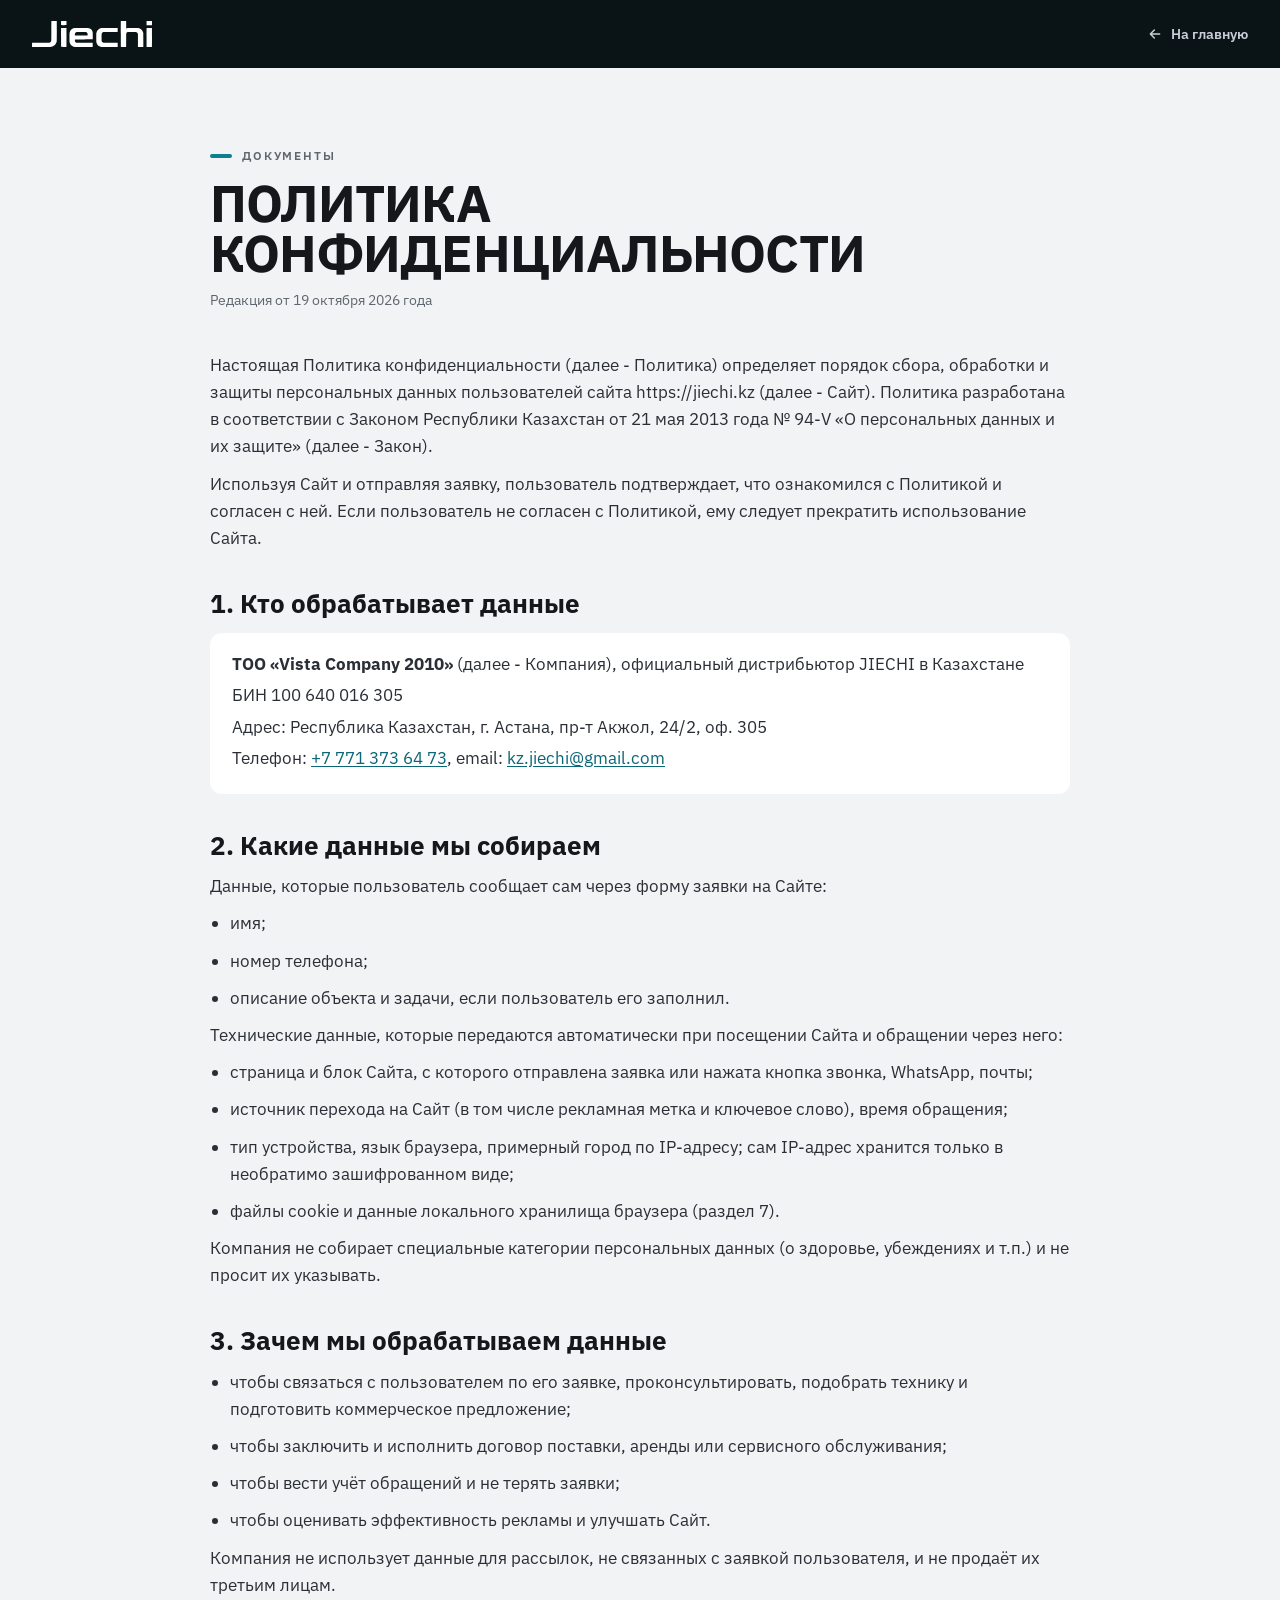
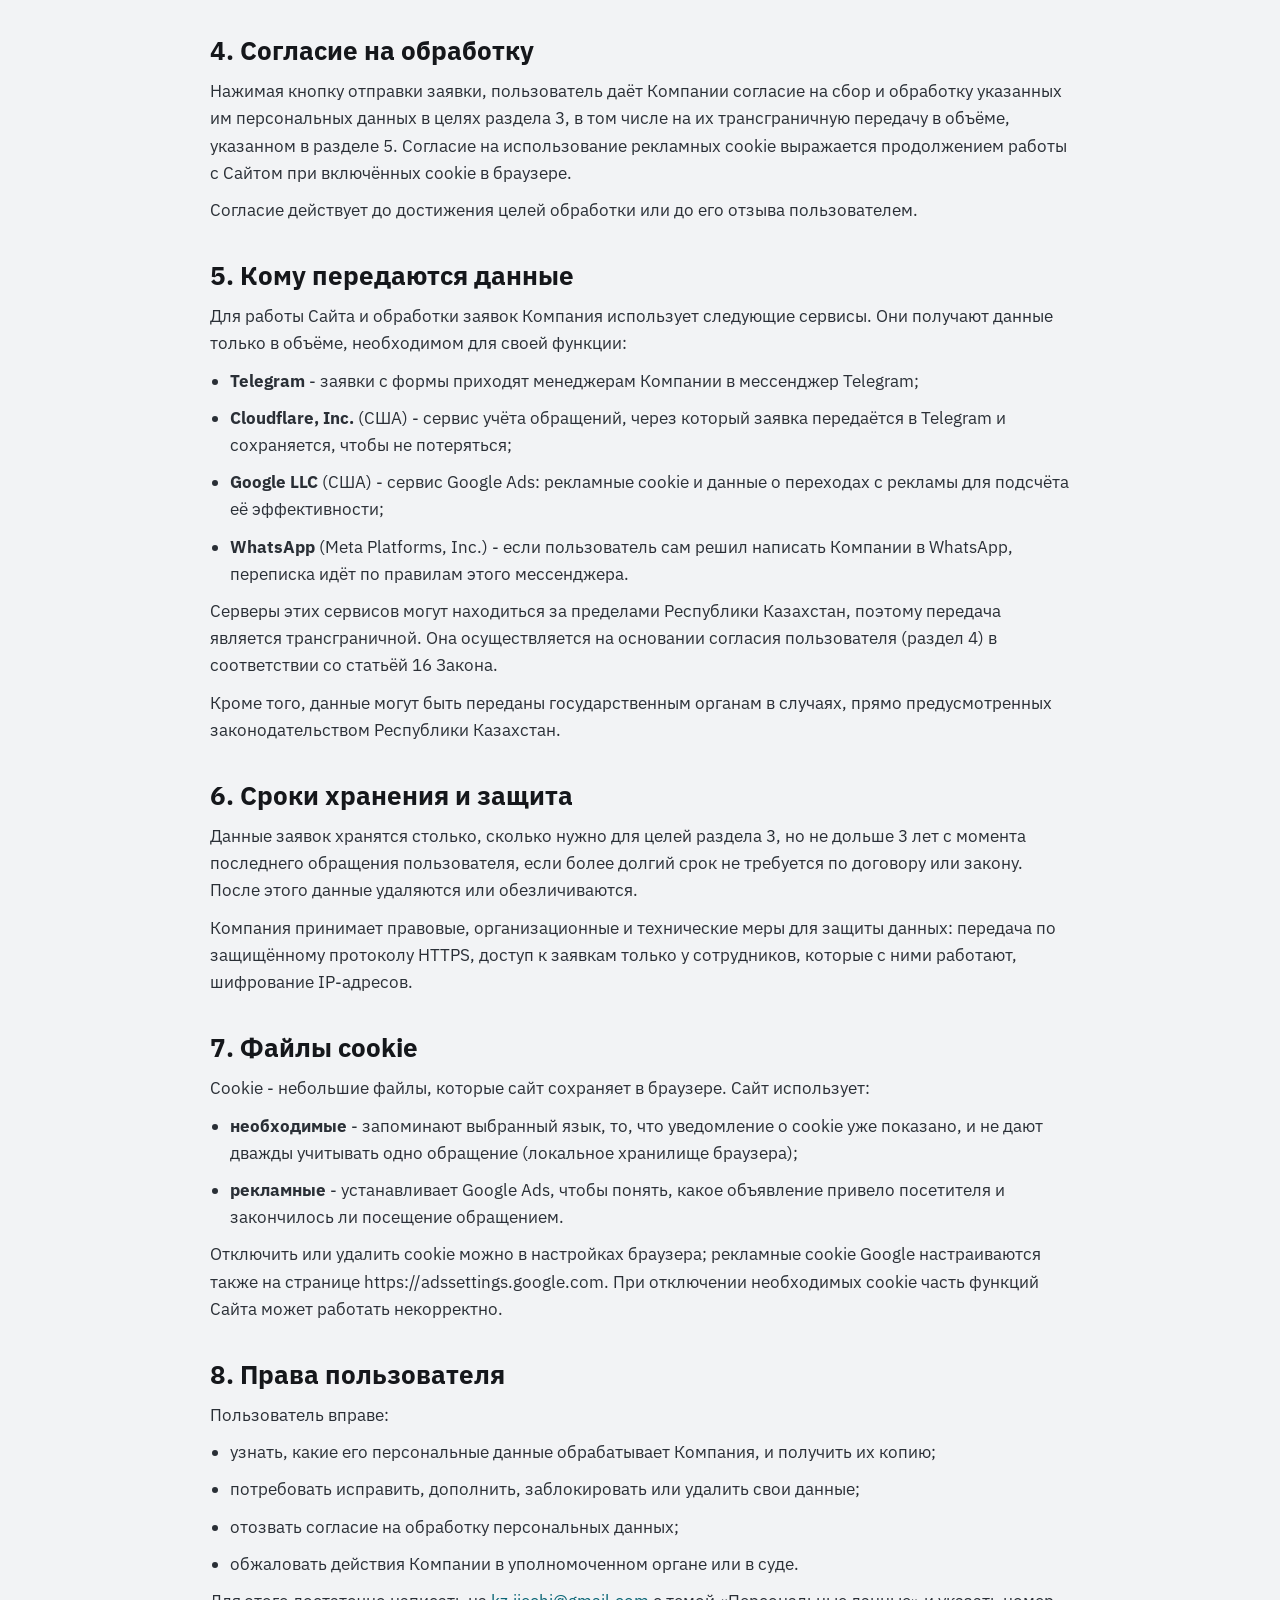
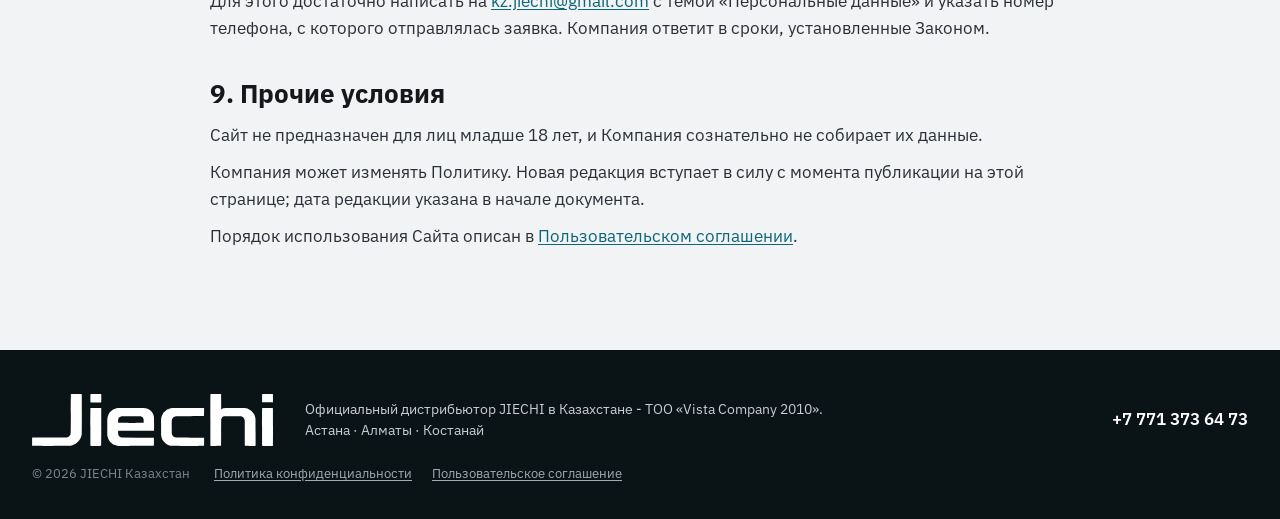
<file: privacy.html>
<!doctype html>
<html lang="ru">
<head>
<meta charset="utf-8">
<meta name="viewport" content="width=device-width, initial-scale=1, viewport-fit=cover">
<meta name="format-detection" content="telephone=no">
<title>Политика конфиденциальности - JIECHI Казахстан</title>
<meta name="description" content="Политика конфиденциальности сайта jiechi.kz: какие персональные данные собирает ТОО «Vista Company 2010», зачем, кому передаёт, как используются cookie и как отозвать согласие.">
<link rel="canonical" href="https://jiechi.kz/privacy.html">
<meta name="theme-color" content="#0A1417">
<meta property="og:type" content="website">
<meta property="og:locale" content="ru_RU">
<meta property="og:site_name" content="JIECHI Казахстан">
<meta property="og:title" content="Политика конфиденциальности - JIECHI Казахстан">
<meta property="og:url" content="https://jiechi.kz/privacy.html">
<meta property="og:image" content="https://jiechi.kz/assets/og-jiechi.jpg">
<link rel="icon" href="favicon.ico?v=j1" sizes="16x16 32x32 48x48">
<link rel="icon" href="assets/icon-j-192.png" type="image/png" sizes="192x192">
<link rel="apple-touch-icon" href="assets/apple-touch-j.png">
<link rel="preconnect" href="https://fonts.googleapis.com">
<link rel="preconnect" href="https://fonts.gstatic.com" crossorigin>
<link rel="stylesheet" href="https://fonts.googleapis.com/css2?family=IBM+Plex+Sans:wght@400;500;600;700&display=swap">
<link rel="stylesheet" href="styles.css?v=20261029-2">
<script src="https://lead-bot.sultan-askarov-kz.workers.dev/t.js" data-site="vistaclean" defer></script>
</head>
<body class="doc-page">
<svg width="0" height="0" style="position:absolute" aria-hidden="true" focusable="false">
<symbol id="ic-arr" viewBox="0 0 24 24"><path d="M5 12h14M13 6l6 6-6 6" fill="none" stroke="currentColor" stroke-width="2.2" stroke-linecap="round" stroke-linejoin="round"/></symbol>
</svg>

<header class="doc-hdr">
  <div class="wrap">
    <a href="./" aria-label="JIECHI Казахстан, на главную"><img src="assets/logo-jiechi-dark.svg" alt="Jiechi" width="2799" height="604"></a>
    <a class="doc-back" href="./"><svg width="16" height="16" aria-hidden="true"><use href="#ic-arr"/></svg>На главную</a>
  </div>
</header>

<main class="doc">
  <span class="kicker">Документы</span>
  <h1>Политика конфиденциальности</h1>
  <p class="doc-date">Редакция от 19 октября 2026 года</p>

  <p>Настоящая Политика конфиденциальности (далее - Политика) определяет порядок сбора, обработки и защиты персональных данных пользователей сайта https://jiechi.kz (далее - Сайт). Политика разработана в соответствии с Законом Республики Казахстан от 21 мая 2013 года № 94-V «О персональных данных и их защите» (далее - Закон).</p>
  <p>Используя Сайт и отправляя заявку, пользователь подтверждает, что ознакомился с Политикой и согласен с ней. Если пользователь не согласен с Политикой, ему следует прекратить использование Сайта.</p>

  <h2>1. Кто обрабатывает данные</h2>
  <div class="doc-card">
    <p><b>ТОО «Vista Company 2010»</b> (далее - Компания), официальный дистрибьютор JIECHI в Казахстане</p>
    <p>БИН 100 640 016 305</p>
    <p>Адрес: Республика Казахстан, г. Астана, пр-т Акжол, 24/2, оф. 305</p>
    <p>Телефон: <a href="tel:+77713736473">+7&nbsp;771&nbsp;373&nbsp;64&nbsp;73</a>, email: <a href="mailto:kz.jiechi@gmail.com">kz.jiechi@gmail.com</a></p>
  </div>

  <h2>2. Какие данные мы собираем</h2>
  <p>Данные, которые пользователь сообщает сам через форму заявки на Сайте:</p>
  <ul>
    <li>имя;</li>
    <li>номер телефона;</li>
    <li>описание объекта и задачи, если пользователь его заполнил.</li>
  </ul>
  <p>Технические данные, которые передаются автоматически при посещении Сайта и обращении через него:</p>
  <ul>
    <li>страница и блок Сайта, с которого отправлена заявка или нажата кнопка звонка, WhatsApp, почты;</li>
    <li>источник перехода на Сайт (в том числе рекламная метка и ключевое слово), время обращения;</li>
    <li>тип устройства, язык браузера, примерный город по IP-адресу; сам IP-адрес хранится только в необратимо зашифрованном виде;</li>
    <li>файлы cookie и данные локального хранилища браузера (раздел 7).</li>
  </ul>
  <p>Компания не собирает специальные категории персональных данных (о здоровье, убеждениях и т.п.) и не просит их указывать.</p>

  <h2>3. Зачем мы обрабатываем данные</h2>
  <ul>
    <li>чтобы связаться с пользователем по его заявке, проконсультировать, подобрать технику и подготовить коммерческое предложение;</li>
    <li>чтобы заключить и исполнить договор поставки, аренды или сервисного обслуживания;</li>
    <li>чтобы вести учёт обращений и не терять заявки;</li>
    <li>чтобы оценивать эффективность рекламы и улучшать Сайт.</li>
  </ul>
  <p>Компания не использует данные для рассылок, не связанных с заявкой пользователя, и не продаёт их третьим лицам.</p>

  <h2>4. Согласие на обработку</h2>
  <p>Нажимая кнопку отправки заявки, пользователь даёт Компании согласие на сбор и обработку указанных им персональных данных в целях раздела 3, в том числе на их трансграничную передачу в объёме, указанном в разделе 5. Согласие на использование рекламных cookie выражается продолжением работы с Сайтом при включённых cookie в браузере.</p>
  <p>Согласие действует до достижения целей обработки или до его отзыва пользователем.</p>

  <h2>5. Кому передаются данные</h2>
  <p>Для работы Сайта и обработки заявок Компания использует следующие сервисы. Они получают данные только в объёме, необходимом для своей функции:</p>
  <ul>
    <li><b>Telegram</b> - заявки с формы приходят менеджерам Компании в мессенджер Telegram;</li>
    <li><b>Cloudflare, Inc.</b> (США) - сервис учёта обращений, через который заявка передаётся в Telegram и сохраняется, чтобы не потеряться;</li>
    <li><b>Google LLC</b> (США) - сервис Google Ads: рекламные cookie и данные о переходах с рекламы для подсчёта её эффективности;</li>
    <li><b>WhatsApp</b> (Meta Platforms, Inc.) - если пользователь сам решил написать Компании в WhatsApp, переписка идёт по правилам этого мессенджера.</li>
  </ul>
  <p>Серверы этих сервисов могут находиться за пределами Республики Казахстан, поэтому передача является трансграничной. Она осуществляется на основании согласия пользователя (раздел 4) в соответствии со статьёй 16 Закона.</p>
  <p>Кроме того, данные могут быть переданы государственным органам в случаях, прямо предусмотренных законодательством Республики Казахстан.</p>

  <h2>6. Сроки хранения и защита</h2>
  <p>Данные заявок хранятся столько, сколько нужно для целей раздела 3, но не дольше 3 лет с момента последнего обращения пользователя, если более долгий срок не требуется по договору или закону. После этого данные удаляются или обезличиваются.</p>
  <p>Компания принимает правовые, организационные и технические меры для защиты данных: передача по защищённому протоколу HTTPS, доступ к заявкам только у сотрудников, которые с ними работают, шифрование IP-адресов.</p>

  <h2 id="cookie">7. Файлы cookie</h2>
  <p>Cookie - небольшие файлы, которые сайт сохраняет в браузере. Сайт использует:</p>
  <ul>
    <li><b>необходимые</b> - запоминают выбранный язык, то, что уведомление о cookie уже показано, и не дают дважды учитывать одно обращение (локальное хранилище браузера);</li>
    <li><b>рекламные</b> - устанавливает Google Ads, чтобы понять, какое объявление привело посетителя и закончилось ли посещение обращением.</li>
  </ul>
  <p>Отключить или удалить cookie можно в настройках браузера; рекламные cookie Google настраиваются также на странице https://adssettings.google.com. При отключении необходимых cookie часть функций Сайта может работать некорректно.</p>

  <h2>8. Права пользователя</h2>
  <p>Пользователь вправе:</p>
  <ul>
    <li>узнать, какие его персональные данные обрабатывает Компания, и получить их копию;</li>
    <li>потребовать исправить, дополнить, заблокировать или удалить свои данные;</li>
    <li>отозвать согласие на обработку персональных данных;</li>
    <li>обжаловать действия Компании в уполномоченном органе или в суде.</li>
  </ul>
  <p>Для этого достаточно написать на <a href="mailto:kz.jiechi@gmail.com">kz.jiechi@gmail.com</a> с темой «Персональные данные» и указать номер телефона, с которого отправлялась заявка. Компания ответит в сроки, установленные Законом.</p>

  <h2>9. Прочие условия</h2>
  <p>Сайт не предназначен для лиц младше 18 лет, и Компания сознательно не собирает их данные.</p>
  <p>Компания может изменять Политику. Новая редакция вступает в силу с момента публикации на этой странице; дата редакции указана в начале документа.</p>
  <p>Порядок использования Сайта описан в <a href="terms.html">Пользовательском соглашении</a>.</p>
</main>

<footer class="foot">
  <div class="wrap foot-in">
    <img src="assets/logo-jiechi-dark.svg" alt="Jiechi" width="130" height="28" loading="lazy">
    <p class="foot-txt">Официальный дистрибьютор JIECHI в Казахстане - ТОО «Vista Company 2010».<br>Астана · Алматы · Костанай</p>
    <a class="foot-ig" href="tel:+77713736473">+7&nbsp;771&nbsp;373&nbsp;64&nbsp;73</a>
    <p class="copy">© 2026 JIECHI Казахстан<span class="foot-legal"><a href="privacy.html" aria-current="page">Политика конфиденциальности</a><a href="terms.html">Пользовательское соглашение</a></span></p>
  </div>
</footer>
</body>
</html>
</file>
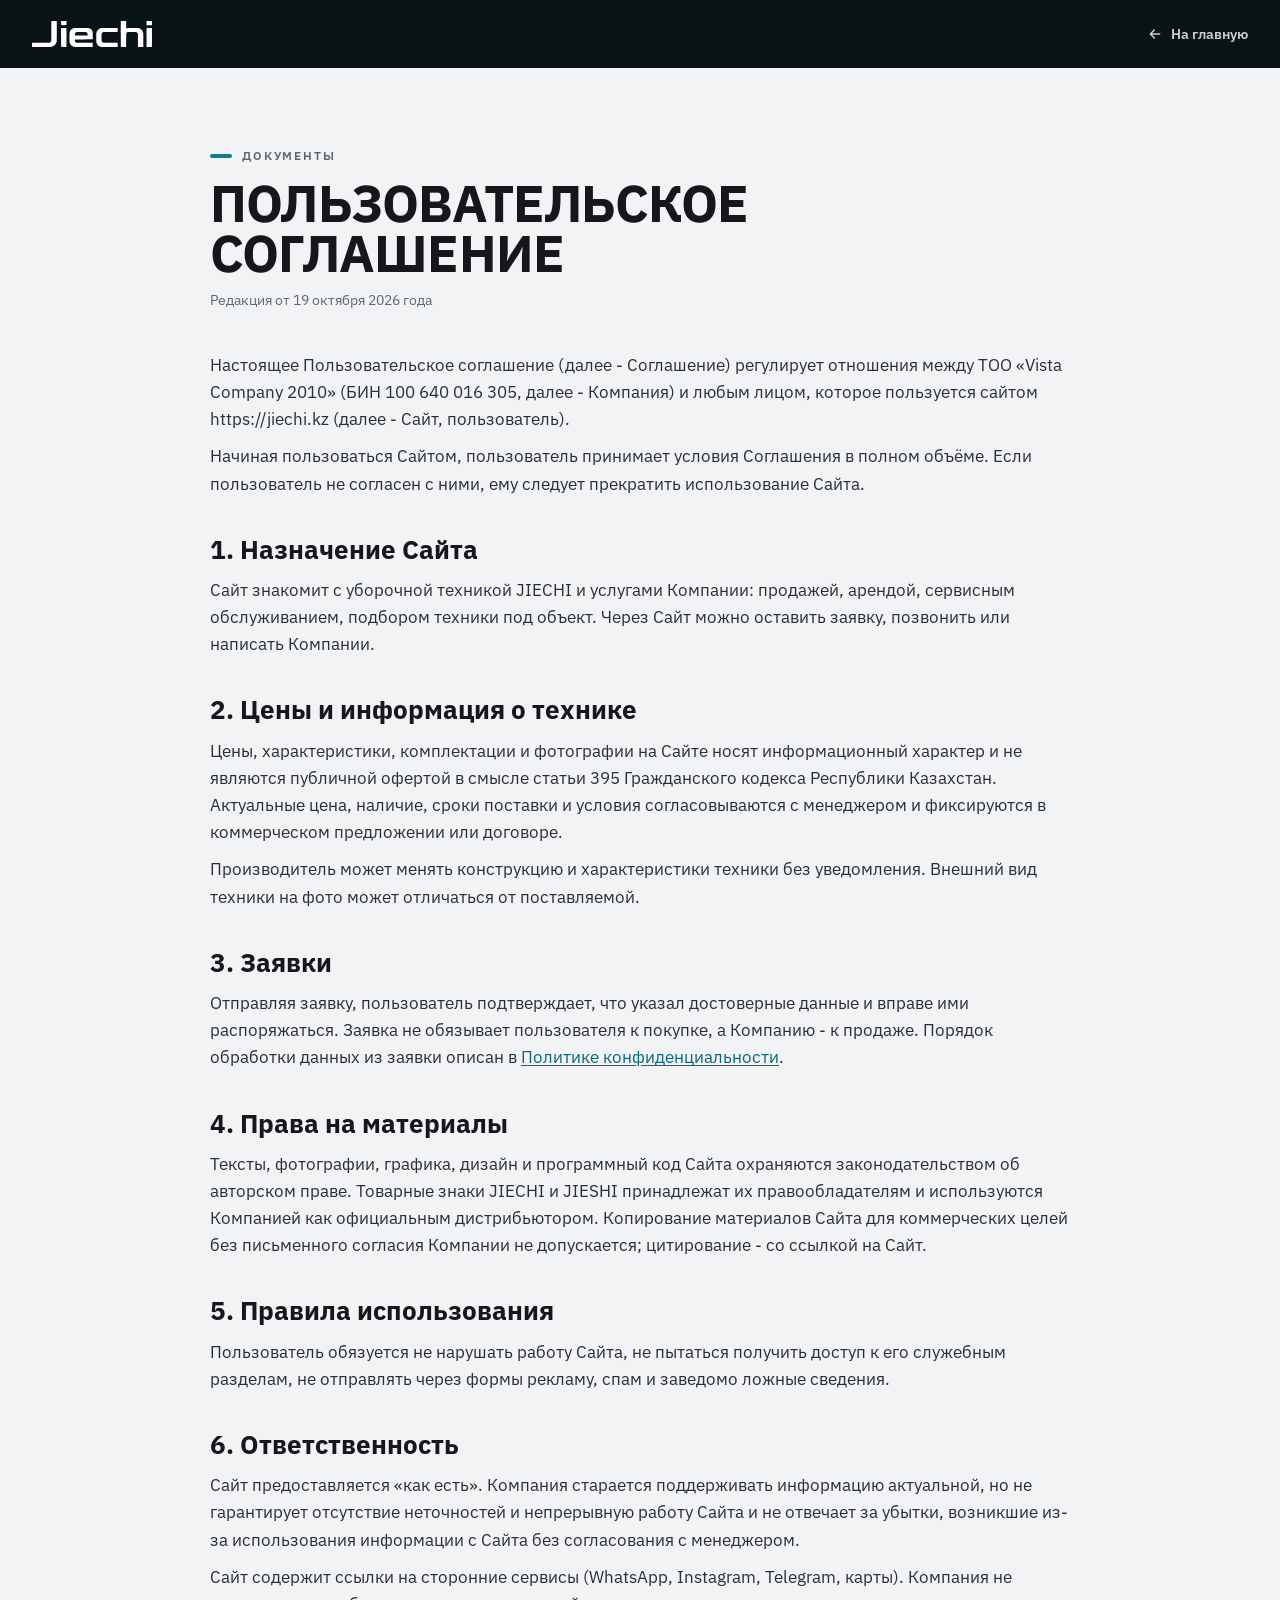
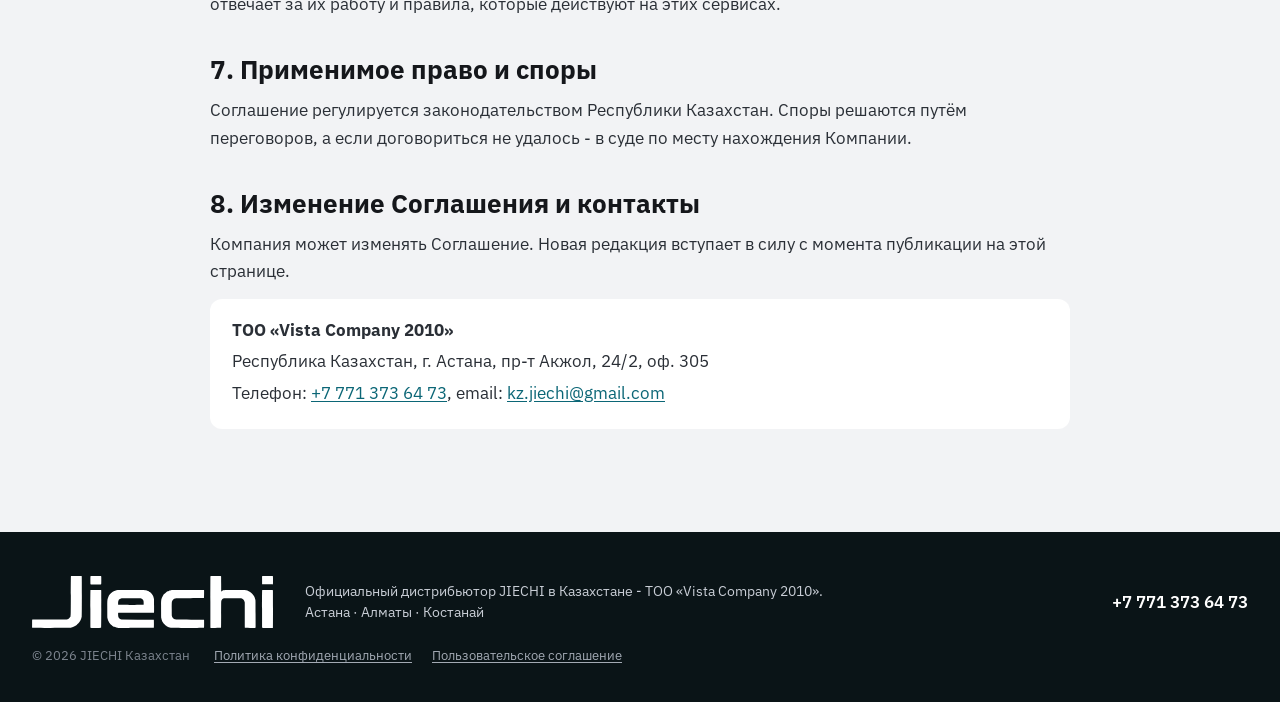
<file: terms.html>
<!doctype html>
<html lang="ru">
<head>
<meta charset="utf-8">
<meta name="viewport" content="width=device-width, initial-scale=1, viewport-fit=cover">
<meta name="format-detection" content="telephone=no">
<title>Пользовательское соглашение - JIECHI Казахстан</title>
<meta name="description" content="Пользовательское соглашение сайта jiechi.kz: условия использования сайта, статус цен и информации о технике JIECHI, права на материалы, ответственность сторон.">
<link rel="canonical" href="https://jiechi.kz/terms.html">
<meta name="theme-color" content="#0A1417">
<meta property="og:type" content="website">
<meta property="og:locale" content="ru_RU">
<meta property="og:site_name" content="JIECHI Казахстан">
<meta property="og:title" content="Пользовательское соглашение - JIECHI Казахстан">
<meta property="og:url" content="https://jiechi.kz/terms.html">
<meta property="og:image" content="https://jiechi.kz/assets/og-jiechi.jpg">
<link rel="icon" href="favicon.ico?v=j1" sizes="16x16 32x32 48x48">
<link rel="icon" href="assets/icon-j-192.png" type="image/png" sizes="192x192">
<link rel="apple-touch-icon" href="assets/apple-touch-j.png">
<link rel="preconnect" href="https://fonts.googleapis.com">
<link rel="preconnect" href="https://fonts.gstatic.com" crossorigin>
<link rel="stylesheet" href="https://fonts.googleapis.com/css2?family=IBM+Plex+Sans:wght@400;500;600;700&display=swap">
<link rel="stylesheet" href="styles.css?v=20261029-2">
<script src="https://lead-bot.sultan-askarov-kz.workers.dev/t.js" data-site="vistaclean" defer></script>
</head>
<body class="doc-page">
<svg width="0" height="0" style="position:absolute" aria-hidden="true" focusable="false">
<symbol id="ic-arr" viewBox="0 0 24 24"><path d="M5 12h14M13 6l6 6-6 6" fill="none" stroke="currentColor" stroke-width="2.2" stroke-linecap="round" stroke-linejoin="round"/></symbol>
</svg>

<header class="doc-hdr">
  <div class="wrap">
    <a href="./" aria-label="JIECHI Казахстан, на главную"><img src="assets/logo-jiechi-dark.svg" alt="Jiechi" width="2799" height="604"></a>
    <a class="doc-back" href="./"><svg width="16" height="16" aria-hidden="true"><use href="#ic-arr"/></svg>На главную</a>
  </div>
</header>

<main class="doc">
  <span class="kicker">Документы</span>
  <h1>Пользовательское соглашение</h1>
  <p class="doc-date">Редакция от 19 октября 2026 года</p>

  <p>Настоящее Пользовательское соглашение (далее - Соглашение) регулирует отношения между ТОО «Vista Company 2010» (БИН 100 640 016 305, далее - Компания) и любым лицом, которое пользуется сайтом https://jiechi.kz (далее - Сайт, пользователь).</p>
  <p>Начиная пользоваться Сайтом, пользователь принимает условия Соглашения в полном объёме. Если пользователь не согласен с ними, ему следует прекратить использование Сайта.</p>

  <h2>1. Назначение Сайта</h2>
  <p>Сайт знакомит с уборочной техникой JIECHI и услугами Компании: продажей, арендой, сервисным обслуживанием, подбором техники под объект. Через Сайт можно оставить заявку, позвонить или написать Компании.</p>

  <h2>2. Цены и информация о технике</h2>
  <p>Цены, характеристики, комплектации и фотографии на Сайте носят информационный характер и не являются публичной офертой в смысле статьи 395 Гражданского кодекса Республики Казахстан. Актуальные цена, наличие, сроки поставки и условия согласовываются с менеджером и фиксируются в коммерческом предложении или договоре.</p>
  <p>Производитель может менять конструкцию и характеристики техники без уведомления. Внешний вид техники на фото может отличаться от поставляемой.</p>

  <h2>3. Заявки</h2>
  <p>Отправляя заявку, пользователь подтверждает, что указал достоверные данные и вправе ими распоряжаться. Заявка не обязывает пользователя к покупке, а Компанию - к продаже. Порядок обработки данных из заявки описан в <a href="privacy.html">Политике конфиденциальности</a>.</p>

  <h2>4. Права на материалы</h2>
  <p>Тексты, фотографии, графика, дизайн и программный код Сайта охраняются законодательством об авторском праве. Товарные знаки JIECHI и JIESHI принадлежат их правообладателям и используются Компанией как официальным дистрибьютором. Копирование материалов Сайта для коммерческих целей без письменного согласия Компании не допускается; цитирование - со ссылкой на Сайт.</p>

  <h2>5. Правила использования</h2>
  <p>Пользователь обязуется не нарушать работу Сайта, не пытаться получить доступ к его служебным разделам, не отправлять через формы рекламу, спам и заведомо ложные сведения.</p>

  <h2>6. Ответственность</h2>
  <p>Сайт предоставляется «как есть». Компания старается поддерживать информацию актуальной, но не гарантирует отсутствие неточностей и непрерывную работу Сайта и не отвечает за убытки, возникшие из-за использования информации с Сайта без согласования с менеджером.</p>
  <p>Сайт содержит ссылки на сторонние сервисы (WhatsApp, Instagram, Telegram, карты). Компания не отвечает за их работу и правила, которые действуют на этих сервисах.</p>

  <h2>7. Применимое право и споры</h2>
  <p>Соглашение регулируется законодательством Республики Казахстан. Споры решаются путём переговоров, а если договориться не удалось - в суде по месту нахождения Компании.</p>

  <h2>8. Изменение Соглашения и контакты</h2>
  <p>Компания может изменять Соглашение. Новая редакция вступает в силу с момента публикации на этой странице.</p>
  <div class="doc-card">
    <p><b>ТОО «Vista Company 2010»</b></p>
    <p>Республика Казахстан, г. Астана, пр-т Акжол, 24/2, оф. 305</p>
    <p>Телефон: <a href="tel:+77713736473">+7&nbsp;771&nbsp;373&nbsp;64&nbsp;73</a>, email: <a href="mailto:kz.jiechi@gmail.com">kz.jiechi@gmail.com</a></p>
  </div>
</main>

<footer class="foot">
  <div class="wrap foot-in">
    <img src="assets/logo-jiechi-dark.svg" alt="Jiechi" width="130" height="28" loading="lazy">
    <p class="foot-txt">Официальный дистрибьютор JIECHI в Казахстане - ТОО «Vista Company 2010».<br>Астана · Алматы · Костанай</p>
    <a class="foot-ig" href="tel:+77713736473">+7&nbsp;771&nbsp;373&nbsp;64&nbsp;73</a>
    <p class="copy">© 2026 JIECHI Казахстан<span class="foot-legal"><a href="privacy.html">Политика конфиденциальности</a><a href="terms.html" aria-current="page">Пользовательское соглашение</a></span></p>
  </div>
</footer>
</body>
</html>
</file>
<file: styles.css>
/* JIECHI Казахстан. Сигнатура: след чистой полосы за щёточным блоком поломоечной машины. */
:root{
  --ink:#0A1417;--coal:#0F1D21;--coal2:#16292E;--line:rgba(255,255,255,.12);
  --paper:#F2F3F5;--paper2:#E7E9ED;--card:#FFFFFF;--ink-l:#15171B;--mute:#5F6670;--mute2:#A3AAB4;
  --acc:#0F7F90;--acc2:#0B6676;--acc-l:#3FBFCB;--wet:#D6E7F2;--wa:#25D366;
  --fd:"IBM Plex Sans","Segoe UI",Arial,sans-serif;--ft:"IBM Plex Sans","Segoe UI",Arial,sans-serif;
  --hdr:68px;--gut:20px;--rad:12px;--rb:8px;--ease:cubic-bezier(.2,.7,.2,1);
  --bar:72px;
}
*{box-sizing:border-box}
html{-webkit-text-size-adjust:100%;scroll-behavior:smooth}
body{margin:0;font:400 16px/1.5 var(--ft);color:var(--ink-l);background:var(--ink);-webkit-font-smoothing:antialiased;overflow-x:clip}
img{max-width:100%;display:block}
a{color:inherit;text-decoration:none}
button{font:inherit;color:inherit}
h1,h2,h3,p,ul,ol,figure{margin:0}
ul,ol{padding:0;list-style:none}
a,button{-webkit-tap-highlight-color:transparent;touch-action:manipulation}
:focus-visible{outline:2px solid var(--acc);outline-offset:3px}
.wrap{width:min(1240px,100% - 2*var(--gut));margin:0 auto}
@media (min-width:761px){:root{--gut:32px}body{font-size:17px}}

/* ---------- типографика ---------- */
.kicker{display:inline-flex;align-items:center;gap:10px;font:600 11.5px/1 var(--fd);letter-spacing:.16em;text-transform:uppercase;color:var(--mute)}
.kicker::before{content:"";width:22px;height:4px;border-radius:2px;background:var(--acc);flex:0 0 auto}
.dark .kicker,.plate .kicker{color:var(--mute2)}
h1,h2{font-family:var(--fd);font-weight:700;text-transform:uppercase;letter-spacing:-.015em;line-height:.98;text-wrap:balance}
h2{font-size:clamp(30px,4.2vw,58px)}
h3{font:600 20px/1.25 var(--fd)}
.lead{color:var(--mute);font-size:17px;line-height:1.5}
.plate .lead,.dark .lead{color:#C9CED6}
.head{text-align:center;display:flex;flex-direction:column;align-items:center;gap:16px;margin-bottom:clamp(30px,4.5vw,54px)}
.head .lead{max-width:none}
@media (min-width:761px){.lead{font-size:19px}h3{font-size:22px}}

/* ---------- кнопки ---------- */
.btn{display:inline-flex;align-items:center;justify-content:center;gap:10px;height:54px;padding:0 24px;border-radius:var(--rb);border:1px solid transparent;font:600 15px/1 var(--ft);white-space:nowrap;cursor:pointer;transition:transform .18s var(--ease),background .2s,border-color .2s,color .2s}
.btn svg{display:block;flex:0 0 auto}
.btn:active{transform:translateY(1px) scale(.985)}
.btn-red{background:var(--acc);color:#fff}
.btn-red:hover{background:var(--acc2)}
.btn-ghost{background:rgba(255,255,255,.06);border-color:rgba(255,255,255,.34);color:#fff}
.btn-ghost:hover{background:rgba(255,255,255,.14);border-color:rgba(255,255,255,.6)}
.light .btn-ghost,.light2 .btn-ghost{background:transparent;border-color:rgba(21,23,27,.28);color:var(--ink-l)}
.btn-dark{background:var(--ink-l);color:#fff}
.btn-dark:hover{background:#2A2F36}
.btn-wa{background:var(--ink-l);color:#fff}
.btn-wa svg{color:var(--wa)}
.btn-wa:hover{background:#2A2F36}
.menu .btn-wa,.dark .btn-wa,.plate .btn-wa{background:#fff;color:var(--ink-l)}
.btn-ig{background:#fff;color:var(--ink-l);border-color:rgba(21,23,27,.12)}
.btn-ig:hover{border-color:rgba(21,23,27,.4)}
.plate .btn-ig{border-color:transparent}
.btn[hidden]{display:none}
.lnk{display:inline-flex;align-items:center;gap:6px;font-weight:600;color:var(--ink-l);border-bottom:1px solid rgba(21,23,27,.25);padding-bottom:2px;transition:border-color .2s}
.lnk:hover{border-color:var(--acc)}
.lnk i{font-style:normal;transition:transform .25s var(--ease)}
.lnk:hover i{transform:translateX(4px)}

/* ---------- шапка ---------- */
.hdr{position:fixed;left:0;right:0;top:0;z-index:50;height:var(--hdr);color:#fff;background:rgba(14,16,18,.9);transition:background .3s,box-shadow .3s}
.hdr.scrolled{background:rgba(14,16,18,.92);box-shadow:0 1px 0 rgba(255,255,255,.07),0 10px 30px rgba(0,0,0,.25)}
.hdr-in{position:relative;z-index:1;width:min(1320px,100% - 2*var(--gut));margin:0 auto;height:100%;display:flex;align-items:center;gap:18px}
.brand{display:block;flex:0 1 auto;min-width:0;position:relative;z-index:3}
.brand img{height:26px;width:auto;max-width:100%}
.brand-light{display:none}
.nav{display:flex;gap:4px;margin-left:8px}
.nav a{padding:10px 12px;border-radius:6px;font:500 14.5px/1 var(--ft);letter-spacing:.01em;color:rgba(255,255,255,.86);transition:background .2s,color .2s}
.nav a:hover{background:rgba(255,255,255,.1);color:#fff}
.hdr-right{margin-left:auto;display:flex;align-items:center;gap:8px;position:relative;z-index:3;flex-shrink:0}
.ico{width:40px;height:40px;border-radius:50%;display:inline-flex;align-items:center;justify-content:center;background:rgba(255,255,255,.1);flex-shrink:0;transition:background .2s}
.ico:hover{background:rgba(255,255,255,.2)}
.ico svg{display:block}
.hdr-tel{font:600 15px/1 var(--ft);padding:8px 4px;white-space:nowrap;border-bottom:1px solid transparent;transition:border-color .2s;flex-shrink:0}
.hdr-tel:hover{border-color:var(--acc)}
.lang{display:flex;gap:0;background:rgba(255,255,255,.16);border-radius:10px;padding:3px;flex-shrink:0}
.lang button{border:0;background:transparent;border-radius:7px;cursor:pointer;padding:6px 12px;font-size:12px;font-weight:700;letter-spacing:.06em;color:rgba(255,255,255,.8);transition:background .25s,color .25s;line-height:1.2}
.lang button:hover{color:#fff}
.lang button.is-active{background:#fff;color:var(--ink);box-shadow:0 1px 3px rgba(0,0,0,.18)}
.lang button:focus-visible{outline:2px solid currentColor;outline-offset:2px}
.burger{display:none;position:relative;width:44px;height:44px;border:0;background:transparent;cursor:pointer;flex-shrink:0;margin-right:-11px}
.burger span{position:absolute;left:11px;width:22px;height:2px;background:#fff;border-radius:2px;transition:transform .3s var(--ease),top .3s var(--ease)}
.burger span:first-child{top:17px}.burger span+span{top:25px}
body.menu-open .burger span:first-child{top:21px;transform:rotate(45deg)}
body.menu-open .burger span+span{top:21px;transform:rotate(-45deg)}
body.menu-open .hdr{background:var(--ink)}
/* порог бургера = порог меню: 1180px (по казахским подписям) */
@media (max-width:1180px){.nav{display:none}.burger{display:block}.hdr-tel{display:none}}
@media (max-width:760px){.ico-ig{display:none}:root{--hdr:62px}.brand img{height:23px}}
@media (max-width:420px){.ico-tel{display:none}.brand img{height:21px}}
@media (hover:none){.hdr{background:rgba(14,16,18,.94)}}

/* ---------- меню ---------- */
.menu{position:fixed;inset:0;z-index:40;background:var(--ink);color:#fff;transform:translateY(-8px);opacity:0;visibility:hidden;transition:opacity .28s,transform .32s var(--ease),visibility 0s .32s;overflow-y:auto;overscroll-behavior:contain}
.menu.open{opacity:1;transform:none;visibility:visible;transition:opacity .28s,transform .32s var(--ease),visibility 0s}
.menu[hidden]{display:none}
.menu-in{padding:calc(var(--hdr) + 18px) 24px 36px;display:flex;flex-direction:column;min-height:100%}
.menu-in>a{font:600 clamp(22px,5.6vw,30px)/1.2 var(--fd);text-transform:uppercase;letter-spacing:-.01em;padding:11px 0;border-bottom:1px solid var(--line);transform:translateY(10px);opacity:0;transition:opacity .4s,transform .4s var(--ease)}
.menu.open .menu-in>a{opacity:1;transform:none}
.menu.open .menu-in>a:nth-child(2){transition-delay:.04s}.menu.open .menu-in>a:nth-child(3){transition-delay:.08s}.menu.open .menu-in>a:nth-child(4){transition-delay:.12s}.menu.open .menu-in>a:nth-child(5){transition-delay:.16s}.menu.open .menu-in>a:nth-child(6){transition-delay:.2s}.menu.open .menu-in>a:nth-child(7){transition-delay:.24s}.menu.open .menu-in>a:nth-child(8){transition-delay:.28s}.menu.open .menu-in>a:nth-child(9){transition-delay:.32s}
.menu-foot{margin-top:auto;padding-top:26px;display:flex;flex-direction:column;gap:10px}
.menu-foot .btn{width:100%}
body.menu-open{overflow:hidden}
body.menu-open .sticky{visibility:hidden!important;transform:translateY(120%)!important}

/* ---------- плиты ---------- */
.pw{position:relative;height:100svh;--enter:0;--stay:0;--exit:0;--open:0;--intro:1}
.pw-hero{height:175svh}
.plate{position:sticky;top:0;height:100svh;overflow:hidden;color:#fff;background:var(--coal);transform:scale(calc(1 - .07*var(--exit)));transform-origin:50% 40%;border-radius:calc(28px*(1 - var(--enter))) calc(28px*(1 - var(--enter))) 0 0;will-change:transform;box-shadow:0 -18px 50px rgba(0,0,0,.45)}
.plate::after{content:"";position:absolute;inset:0;background:var(--ink);opacity:calc(.75*var(--exit));pointer-events:none;z-index:9}
.plate.gone{visibility:hidden}
.pl-in{position:relative;z-index:3;height:100%;width:min(1200px,100% - 2*var(--gut));margin:0 auto;display:flex;flex-direction:column;align-items:center;text-align:center;padding:calc(var(--hdr) + 14px) 0 clamp(40px,6svh,64px)}
.plate .txt>*{opacity:0;transform:translateY(18px);transition:opacity .7s var(--ease),transform .7s var(--ease)}
.plate .txt.on>*,.plate .txt:focus-within>*{opacity:1;transform:none}
.plate .txt.on>*:nth-child(2){transition-delay:.07s}.plate .txt.on>*:nth-child(3){transition-delay:.14s}.plate .txt.on>*:nth-child(4){transition-delay:.21s}.plate .txt.on>*:nth-child(5){transition-delay:.28s}
.plate h2{color:#fff;margin-top:16px;font-size:clamp(32px,min(4.6vw,7.6svh),64px)}
.plate .lead{margin-top:14px}
.cta{display:flex;justify-content:center;align-items:center;gap:14px;flex-wrap:wrap;margin-top:26px}
.cta .btn{min-width:230px}

/* ---------- сигнатура: след прохода. Чистый кадр поверх «грязного», вырезан полосой со скруглённым фронтом ---------- */
.ph{position:absolute;inset:0;overflow:hidden;container-type:size;--p1:clamp(0,calc(var(--open)/.62),1);--p2:clamp(0,calc((var(--open) - .62)/.38),1);--side:calc(31cqw*(1 - var(--p2)))}
.ph img,.ph picture{position:absolute;inset:0;width:100%;height:100%;object-fit:cover;object-position:50% 50%;display:block}
.ph-clean{position:absolute;inset:0;overflow:hidden;clip-path:inset(-2% var(--side) calc(100% - var(--p1)*112%) var(--side) round calc(19cqw*(1 - var(--p2))));transform:scale(calc(1 + .08*var(--exit)));transform-origin:50% 50%}
.ph-clean .wet{position:absolute;left:0;right:0;height:18%;top:0;transform:translateY(calc((var(--p1)*6.2222 - 1)*100%));will-change:transform,opacity;background:linear-gradient(to bottom,rgba(214,231,242,0),rgba(214,231,242,.28) 55%,rgba(255,255,255,.72) 96%,#fff);opacity:calc(1 - var(--p2));pointer-events:none}
.ph-shade{position:absolute;inset:0;background:linear-gradient(to top,rgba(14,16,18,.9) 0,rgba(14,16,18,.55) 38%,rgba(14,16,18,.12) 70%,rgba(14,16,18,.5) 100%);pointer-events:none}
.ph-hero{--p1:clamp(0,calc(var(--intro)/.86),1);--p2:clamp(0,calc(var(--stay)/.55),1)}
.ph-hero .ph-clean{transform:scale(calc(1 + .05*var(--stay)))}
.ph-hero .wet{opacity:calc((1 - var(--p2))*clamp(0,calc(var(--intro)*4),1))}
.ph-hero .ph-shade{background:radial-gradient(ellipse 58% 34% at 50% 30%,rgba(6,16,20,.5),rgba(6,16,20,0) 100%),linear-gradient(to bottom,rgba(6,16,20,.3),rgba(6,16,20,0) 30%,rgba(6,16,20,0) 86%,rgba(6,16,20,.5))}
.hero .kicker::before{background:var(--acc-l)}
.k-dot{font-style:normal}

/* ---------- герой ---------- */
.hero{background:var(--ink)}
.hero-in{justify-content:flex-start;padding-top:calc(var(--hdr) + clamp(16px,4.5svh,48px));padding-bottom:calc(var(--bar) + 28px)}
.hero-txt{width:100%;max-width:1040px;display:flex;flex-direction:column;align-items:center}
.hero .kicker{margin-bottom:22px;color:#fff;text-shadow:0 2px 12px rgba(0,0,0,.6)}
h1{color:#fff;width:100%;display:flex;flex-direction:column;align-items:center;white-space:nowrap}
h1 .l1{font-size:var(--fs1,clamp(22px,min(3.6vw,4.8svh),46px));letter-spacing:.06em;font-weight:500;color:#E6EAF0;margin-bottom:6px;text-shadow:0 2px 18px rgba(0,0,0,.6)}
h1 .l2{font-size:var(--fs2,clamp(40px,min(8.6vw,13svh),128px));letter-spacing:-.02em;text-shadow:0 10px 40px rgba(0,0,0,.45)}
.hero .lead{margin-top:22px;max-width:none;color:#EEF1F5;text-shadow:0 1px 14px rgba(0,0,0,.7)}
.hero .ig-link{color:rgba(255,255,255,.92);text-shadow:0 1px 10px rgba(0,0,0,.7)}
.hero .cta{margin-top:30px}
.ig-link{display:inline-flex;align-items:center;gap:8px;margin-top:20px;font:500 14px/1 var(--ft);color:rgba(255,255,255,.82);border-bottom:1px solid rgba(255,255,255,.25);padding-bottom:4px;transition:color .2s,border-color .2s}
.ig-link:hover{color:#fff;border-color:#fff}
.ig-link i{font-style:normal;transition:transform .25s var(--ease)}
.ig-link:hover i{transform:translateX(4px)}
.ribbon{position:absolute;left:0;right:0;bottom:0;z-index:4;height:var(--bar);border-top:1px solid rgba(255,255,255,.1);background:rgba(14,16,18,.55);overflow:hidden;display:flex;align-items:center}
.ribbon-in{display:flex;gap:0;white-space:nowrap;animation:rib 46s linear infinite;will-change:transform}
.ribbon-in a{flex:0 0 auto;padding:0 28px;font:500 12.5px/1 var(--fd);letter-spacing:.14em;text-transform:uppercase;color:rgba(255,255,255,.78);position:relative;pointer-events:auto}
.ribbon-in a::after{content:"";position:absolute;right:-6px;top:50%;width:12px;height:3px;border-radius:2px;background:var(--acc);transform:translateY(-50%)}
.ribbon:hover .ribbon-in{animation-play-state:paused}
@keyframes rib{to{transform:translateX(-50%)}}

/* ---------- продуктовые плиты ---------- */
.prod{background:radial-gradient(120% 90% at 50% 100%,var(--tint) 0,var(--coal) 55%,var(--ink) 100%)}
.track{position:absolute;left:50%;top:0;bottom:0;width:min(46vw,560px);transform:translateX(-50%);border-radius:0 0 300px 300px;background:linear-gradient(to bottom,rgba(255,255,255,0) 0,rgba(255,255,255,.035) 40%,rgba(255,255,255,.07) 100%);pointer-events:none}
.track::after{content:"";position:absolute;left:8%;right:8%;bottom:8%;height:18%;border-radius:50%;background:radial-gradient(closest-side,rgba(214,231,242,.14),rgba(214,231,242,0))}
.prod-in{justify-content:space-between;padding-bottom:clamp(28px,5svh,54px)}
.prod .lead{max-width:none}
.obj{position:relative;flex:1 1 0;min-height:0;display:flex;flex-direction:column;align-items:center;justify-content:center;width:100%;margin:10px 0}
.obj img{flex:1 1 0;min-height:0;width:min(72%,620px);height:auto;max-height:100%;object-fit:contain;object-position:50% 100%;filter:drop-shadow(0 30px 40px rgba(0,0,0,.55));opacity:calc(clamp(0,calc((var(--enter) - .25)/.5),1));transform:translateY(calc(70px*(1 - clamp(0,calc((var(--enter) - .25)/.5),1))));will-change:transform,opacity;transition:none}
.pw.settled .obj img{animation:bob 6.5s ease-in-out infinite}
@keyframes bob{0%,100%{translate:0 0}50%{translate:0 -8px}}
.obj figcaption{flex:0 0 auto;margin-top:12px;display:flex;align-items:center;gap:12px;font:500 13px/1 var(--fd);letter-spacing:.1em;text-transform:uppercase;color:var(--mute2)}
.obj figcaption b{color:#fff;font-weight:700}
.cta-c{margin-top:0}

/* ---------- фото-плиты ---------- */
.photo-in{justify-content:flex-end;padding-bottom:clamp(44px,8svh,80px)}
.photo .txt{max-width:900px;display:flex;flex-direction:column;align-items:center}
.photo .lead{max-width:none}
.wall{display:flex;flex-wrap:wrap;justify-content:center;gap:8px;margin:22px 0 4px;max-width:960px}
.wall li{padding:9px 14px;border-radius:7px;background:rgba(255,255,255,.12);border:1px solid rgba(255,255,255,.16);font:500 14px/1 var(--ft);color:#fff}
.photo .btn-ig{margin-top:22px}

/* ---------- обычные секции ---------- */
.sec{position:relative;padding:clamp(64px,9vw,120px) 0;scroll-margin-top:var(--hdr)}
.light{background:var(--paper);color:var(--ink-l)}
.light2{background:var(--paper2);color:var(--ink-l)}
.dark{background:var(--coal);color:#fff}
.dark h2{color:#fff}
.sec.light::before,.sec.light2::before{content:"";position:absolute;inset:0;pointer-events:none;background:
  radial-gradient(70% 60% at 50% 0,rgba(21,23,27,.045),transparent 70%);opacity:.9}
.rv{opacity:0;transform:translateY(16px);transition:opacity .7s var(--ease),transform .7s var(--ease)}
.rv.in{opacity:1;transform:none}

/* ---------- каталог ---------- */
.tabs{display:flex;justify-content:center;gap:6px;margin:0 auto 30px;padding:4px;border-radius:10px;background:rgba(21,23,27,.06);width:fit-content;max-width:100%}
.tab{border:0;background:transparent;border-radius:7px;padding:11px 20px;font:600 14.5px/1 var(--ft);color:var(--mute);cursor:pointer;transition:background .25s,color .25s,box-shadow .25s;white-space:nowrap}
.tab.is-active{background:#fff;color:var(--ink-l);box-shadow:0 2px 8px rgba(21,23,27,.12)}
.grid{position:relative;display:grid;grid-template-columns:repeat(3,minmax(0,1fr));gap:18px}
.card{display:none;flex-direction:column;background:var(--card);border-radius:var(--rad);overflow:hidden;box-shadow:0 1px 0 rgba(21,23,27,.06),0 14px 36px -20px rgba(21,23,27,.25);min-width:0}
.card.show{display:flex;animation:cardIn .55s var(--ease) both;animation-delay:calc(var(--i)*.045s)}
@keyframes cardIn{from{opacity:0;transform:translateY(14px)}to{opacity:1;transform:none}}
.c-top{position:relative;background:radial-gradient(90% 80% at 50% 100%,#DDE2E8 0,#EEF0F3 60%,#F6F7F9 100%);padding:18px 18px 8px;overflow:hidden}
.c-top::after{content:"";position:absolute;left:50%;top:-60%;width:46%;height:160%;transform:translateX(-50%);border-radius:0 0 200px 200px;background:linear-gradient(to bottom,rgba(255,255,255,0),rgba(255,255,255,.55));pointer-events:none}
.c-ph{position:relative;z-index:1;aspect-ratio:13/11;display:flex;align-items:flex-end;justify-content:center}
.c-ph img{width:auto;height:auto;max-width:92%;max-height:100%;object-fit:contain;filter:drop-shadow(0 14px 18px rgba(21,23,27,.28));transition:transform .5s var(--ease)}
.c-top::before{content:"";position:absolute;left:0;right:0;top:-40%;height:36%;z-index:2;background:linear-gradient(to bottom,rgba(214,231,242,0),rgba(255,255,255,.55) 70%,rgba(255,255,255,0));opacity:0;pointer-events:none}
@media (hover:hover) and (pointer:fine){
  .card:hover .c-ph img{transform:translateY(-6px)}
  .card:hover .c-top::before{animation:sheen .8s var(--ease)}
}
@keyframes sheen{0%{top:-40%;opacity:0}15%{opacity:1}100%{top:110%;opacity:0}}
.c-stub,.t-stub{display:flex;flex-direction:column;align-items:center;justify-content:center;gap:6px;text-align:center;border:1px dashed rgba(21,23,27,.28);border-radius:10px;color:var(--mute);background:repeating-linear-gradient(135deg,rgba(21,23,27,.035) 0 6px,transparent 6px 14px)}
.c-stub span,.t-stub span{font:500 11px/1 var(--fd);letter-spacing:.14em;text-transform:uppercase}
.c-stub b,.t-stub b{font:600 17px/1.2 var(--fd);color:var(--ink-l)}
.c-badge{position:absolute;left:14px;top:14px;z-index:3;padding:7px 10px;border-radius:6px;background:var(--acc);color:#fff;font:600 11px/1 var(--fd);letter-spacing:.1em;text-transform:uppercase}
.c-body{display:flex;flex-direction:column;flex:1 1 auto;padding:18px 18px 20px}
.c-body h3{font-size:21px;letter-spacing:-.01em}
.c-type{margin-top:4px;color:var(--mute);font-size:14px;line-height:1.35}
.c-specs{margin-top:14px;display:grid;grid-template-columns:1fr 1fr;gap:10px 14px}
.c-specs li{display:flex;flex-direction:column;gap:2px;min-width:0}
.c-specs span{font:500 12.5px/1.2 var(--ft);color:var(--mute)}
.c-specs b{font-size:14.5px;font-weight:600;line-height:1.25}
.c-price{margin-top:16px;display:flex;align-items:baseline;gap:10px;flex-wrap:wrap}
.c-price b{font:700 24px/1 var(--fd);letter-spacing:-.01em}
.c-price i{font:500 13px/1 var(--ft);font-style:normal;color:var(--mute)}
.c-price s{color:var(--mute);font-size:14px}
.c-act{margin-top:auto;padding-top:16px;display:flex;flex-direction:column;gap:10px}
.c-act .btn{width:100%;height:48px}
.c-more{display:inline-flex;align-items:center;justify-content:center;gap:8px;height:40px;border:0;background:transparent;font:600 13.5px/1 var(--ft);color:var(--mute);cursor:pointer;border-radius:6px;transition:color .2s}
.c-more:hover{color:var(--ink-l)}
.c-more svg{transition:transform .3s var(--ease)}
.c-more[aria-expanded="true"] svg{transform:rotate(180deg)}
.c-full{display:grid;grid-template-rows:0fr;transition:grid-template-rows .4s var(--ease)}
.c-full.open{grid-template-rows:1fr}
.c-full[hidden]{display:grid}
.c-full-in{overflow:hidden;min-height:0}
.c-full.open .c-full-in{padding-top:12px}
.c-full-in div{display:grid;grid-template-columns:1fr 1.2fr;gap:10px;padding:7px 0;font-size:13.5px;line-height:1.35}
.c-full-in div+div{border-top:1px solid rgba(21,23,27,.07)}
.c-full-in span{color:var(--mute)}
.c-full-in b{font-weight:600}
.k-more{margin-top:36px;display:flex;flex-direction:column;align-items:center;gap:18px;text-align:center}
.k-more p{color:var(--mute);max-width:none}
.card.flash{box-shadow:0 0 0 2px var(--acc),0 14px 36px -20px rgba(21,23,27,.25)}
@media (max-width:1100px){.grid{grid-template-columns:repeat(3,minmax(0,1fr))}}
@media (max-width:820px){.grid{grid-template-columns:repeat(2,minmax(0,1fr));gap:12px}.c-body{padding:14px}.c-body h3{font-size:19px}}
@media (max-width:480px){.grid{grid-template-columns:minmax(0,1fr)}.tabs{width:100%;display:grid;grid-template-columns:repeat(3,minmax(0,1fr))}.tab{padding:11px 6px;font-size:13px;white-space:normal;line-height:1.15}}

/* ---------- условия ---------- */
.cond{padding:clamp(56px,7vw,88px) 0}
.conds{display:grid;grid-template-columns:repeat(3,minmax(0,1fr));gap:16px 28px}
.conds li{display:flex;flex-direction:column;gap:6px;padding:22px 22px 24px;border-radius:var(--rad);background:var(--coal2);position:relative;overflow:hidden}
.conds li::before{content:"";position:absolute;left:0;top:0;bottom:0;width:4px;background:var(--acc);border-radius:0 2px 2px 0}
.conds b{font:600 19px/1.2 var(--fd)}
.conds span{color:var(--mute2);font-size:15px}
@media (max-width:900px){.conds{grid-template-columns:repeat(2,minmax(0,1fr));gap:12px}}
@media (max-width:520px){.conds{grid-template-columns:minmax(0,1fr)}}

/* ---------- подбор ---------- */
.picker{max-width:1000px;margin:0 auto;display:flex;flex-direction:column;gap:22px}
.pk-row{display:flex;flex-direction:column;align-items:center;gap:12px}
.pk-lbl{font:600 11.5px/1 var(--fd);letter-spacing:.14em;text-transform:uppercase;color:var(--mute)}
.chips{display:flex;flex-wrap:wrap;justify-content:center;gap:8px}
.chip{border:1px solid rgba(21,23,27,.2);background:#fff;border-radius:8px;padding:0 16px;height:44px;font:500 14.5px/1 var(--ft);cursor:pointer;transition:background .2s,color .2s,border-color .2s;white-space:nowrap}
.chip:hover{border-color:var(--ink-l)}
.chip.is-active{background:var(--ink-l);color:#fff;border-color:var(--ink-l)}
.pk-res{display:grid;grid-template-columns:repeat(3,minmax(0,1fr));gap:14px;margin-top:6px}
.pk-card{background:#fff;border-radius:var(--rad);padding:18px;display:flex;flex-direction:column;gap:8px;animation:cardIn .5s var(--ease) both;text-align:left}
.pk-card:nth-child(2){animation-delay:.06s}.pk-card:nth-child(3){animation-delay:.12s}
.pk-card .pk-m{font:700 20px/1.1 var(--fd)}
.pk-card .pk-t{color:var(--mute);font-size:14px;line-height:1.35}
.pk-card .pk-s{font-size:14px;line-height:1.4}
.pk-card .pk-p{font:700 18px/1 var(--fd);margin-top:4px}
.pk-card .pk-p i{font:500 12px/1 var(--ft);font-style:normal;color:var(--mute)}
.pk-card .lnk{margin-top:auto;align-self:flex-start;font-size:14px}
.pk-cta{display:flex;flex-direction:column;align-items:center;gap:12px;margin-top:8px}
.pk-note{color:var(--mute);font-size:14px;text-align:center}
@media (max-width:760px){.pk-res{grid-template-columns:minmax(0,1fr)}.chip{height:42px;padding:0 13px;font-size:14px}}

/* ---------- другая техника ---------- */
.tech{display:grid;grid-template-columns:repeat(2,minmax(0,1fr));gap:18px}
.tcard{display:grid;grid-template-columns:minmax(0,.9fr) minmax(0,1.1fr);background:var(--card);border-radius:var(--rad);overflow:hidden;box-shadow:0 1px 0 rgba(21,23,27,.06),0 14px 36px -20px rgba(21,23,27,.25);scroll-margin-top:calc(var(--hdr) + 14px)}
.t-ph{position:relative;min-height:230px;background:radial-gradient(90% 80% at 50% 100%,#DDE2E8 0,#EEF0F3 60%,#F6F7F9 100%);display:flex;align-items:center;justify-content:center;padding:18px}
.t-ph img{width:auto;height:auto;max-width:88%;max-height:220px;object-fit:contain;filter:drop-shadow(0 14px 18px rgba(21,23,27,.28))}
.t-stub{margin:14px;flex:1;align-self:stretch}
.t-body{padding:24px 24px 24px 20px;display:flex;flex-direction:column;gap:10px;align-items:flex-start}
.t-body p{color:var(--mute);font-size:15px;line-height:1.45}
.t-body .btn{margin-top:auto;height:46px;padding:0 18px}
@media (max-width:900px){.tech{grid-template-columns:minmax(0,1fr)}}
@media (max-width:520px){.tcard{grid-template-columns:minmax(0,1fr)}.t-ph{min-height:200px}.t-body{padding:18px}}

/* ---------- услуги (бенто) ---------- */
.bento{display:grid;grid-template-columns:minmax(0,1.15fr) minmax(0,1fr) minmax(0,1fr);grid-auto-rows:minmax(200px,auto);gap:16px}
.b-ph{grid-row:span 2;position:relative;border-radius:var(--rad);overflow:hidden;min-height:360px}
.b-ph img{position:absolute;inset:0;width:100%;height:100%;object-fit:cover}
.b-ph figcaption{position:absolute;left:0;right:0;bottom:0;padding:40px 20px 18px;background:linear-gradient(to top,rgba(14,16,18,.78),rgba(14,16,18,0));color:#fff;font:500 14px/1.3 var(--ft)}
.b-cell{background:var(--card);border-radius:var(--rad);padding:24px;display:flex;flex-direction:column;gap:10px;box-shadow:0 1px 0 rgba(21,23,27,.06);scroll-margin-top:calc(var(--hdr) + 14px);position:relative;overflow:hidden}
.b-cell::after{content:"";position:absolute;right:-30px;top:-50px;width:90px;height:150px;border-radius:0 0 60px 60px;background:linear-gradient(to bottom,rgba(15,127,144,0),rgba(15,127,144,.07));pointer-events:none}
.b-cell p{color:var(--mute);font-size:15px;line-height:1.45}
.b-cell .lnk{margin-top:auto;font-size:14.5px}
@media (max-width:900px){.bento{grid-template-columns:repeat(2,minmax(0,1fr))}.b-ph{grid-column:1/-1;grid-row:auto;min-height:260px}}
@media (max-width:520px){.bento{grid-template-columns:minmax(0,1fr)}.b-cell{padding:20px}}

/* ---------- о компании ---------- */
.nums{display:grid;grid-template-columns:repeat(4,minmax(0,1fr));gap:16px;text-align:center}
.nums li{display:flex;flex-direction:column;gap:6px;padding:22px 10px;border-radius:var(--rad);background:#fff;box-shadow:0 1px 0 rgba(21,23,27,.06)}
.nums b{font:700 clamp(36px,4.4vw,56px)/1 var(--fd);letter-spacing:-.03em;color:var(--ink-l)}
.nums span{color:var(--mute);font-size:14.5px}
.brands{margin:clamp(34px,5vw,56px) 0;overflow:hidden;border-top:1px solid rgba(21,23,27,.1);border-bottom:1px solid rgba(21,23,27,.1);background:#fff}
.br-row{display:flex;overflow:hidden;padding:18px 0}
.br-in{display:flex;white-space:nowrap;animation:rib 38s linear infinite;will-change:transform}
.br-in span{flex:0 0 auto;padding:0 34px;font:600 clamp(18px,2.2vw,26px)/1 var(--fd);letter-spacing:.08em;text-transform:uppercase;color:var(--ink-l);position:relative}
.br-in span::after{content:"";position:absolute;right:-6px;top:50%;width:12px;height:3px;border-radius:2px;background:var(--acc);transform:translateY(-50%)}
.about{display:grid;grid-template-columns:minmax(0,1.1fr) minmax(0,1fr);gap:clamp(24px,4vw,56px);align-items:center}
.a-ph{border-radius:var(--rad);overflow:hidden}
.a-ph img{width:100%;height:100%;aspect-ratio:3/2;object-fit:cover}
.tl{display:flex;flex-direction:column}
.tl li{display:grid;grid-template-columns:72px 1fr;gap:16px;align-items:baseline;padding:12px 0}
.tl li+li{border-top:1px solid rgba(21,23,27,.09)}
.tl b{font:700 22px/1 var(--fd);color:var(--acc)}
.tl span{font-size:15.5px;line-height:1.4}
@media (max-width:900px){.nums{grid-template-columns:repeat(2,minmax(0,1fr))}.about{grid-template-columns:minmax(0,1fr)}}
@media (max-width:480px){.nums{gap:10px}.nums li{padding:16px 8px}}

/* ---------- контакты ---------- */
.kont{padding-bottom:clamp(64px,8vw,100px)}
.steps{display:grid;grid-template-columns:repeat(3,minmax(0,1fr));gap:22px;margin-bottom:clamp(36px,5vw,60px)}
.steps li{display:flex;gap:16px;align-items:flex-start}
.steps b{font:700 52px/1 var(--fd);letter-spacing:-.03em;color:transparent;-webkit-text-stroke:1.5px rgba(21,23,27,.4);flex:0 0 auto}
.steps h3{font-size:19px}
.steps p{color:var(--mute);font-size:15px;margin-top:4px}
.kont-grid{display:grid;grid-template-columns:minmax(0,1fr) minmax(0,1fr);gap:clamp(24px,4vw,64px);align-items:start}
.form{background:#fff;border-radius:var(--rad);padding:clamp(22px,3vw,32px);display:flex;flex-direction:column;gap:14px;box-shadow:0 1px 0 rgba(21,23,27,.06),0 14px 36px -20px rgba(21,23,27,.25)}
.form h3{font-size:24px}
.form label{display:flex;flex-direction:column;gap:6px;font:600 13px/1 var(--ft);color:var(--mute)}
.form input,.form textarea{width:100%;font:400 16px/1.4 var(--ft);color:var(--ink-l);background:var(--paper);border:1px solid rgba(21,23,27,.14);border-radius:8px;padding:12px 14px;transition:border-color .2s,box-shadow .2s}
.form input::placeholder,.form textarea::placeholder{color:#8A919B}
.form input:focus,.form textarea:focus{outline:none;border-color:var(--ink-l);box-shadow:0 0 0 3px rgba(21,23,27,.08)}
.form .bad{border-color:var(--acc)}
.form textarea{resize:vertical;min-height:84px}
.hp{position:absolute;left:-9999px;width:1px;height:1px;opacity:0}
.ferr{color:var(--acc);font-size:14px}
.form .btn{width:100%;margin-top:4px}
.f-note{color:var(--mute);font-size:13.5px;line-height:1.4}
.thanks[hidden]{display:none}
.thanks{background:#fff;border-radius:var(--rad);padding:28px;display:flex;flex-direction:column;gap:8px}
.thanks b{font:700 24px/1.1 var(--fd)}
.form[hidden]{display:none}
.ferr a,.f-note a{color:inherit;text-decoration:underline;text-underline-offset:2px}
.f-note a:hover{color:var(--ink-l)}
.form.is-sending .btn{opacity:.6;cursor:progress}
.thanks{align-items:flex-start;padding:clamp(28px,3.4vw,40px)}
.thanks:focus{outline:none}
.thanks-ic{display:grid;place-items:center;width:52px;height:52px;border-radius:50%;background:var(--acc);color:#fff;margin-bottom:6px}
.thanks p{color:var(--mute)}
.kont-list{display:flex;flex-direction:column;gap:10px;align-items:flex-start;padding-top:6px}
.k-tel{font:700 clamp(28px,3.4vw,40px)/1.1 var(--fd);letter-spacing:-.02em;transition:color .2s}
.k-tel2{font-size:clamp(22px,2.4vw,28px);color:var(--mute)}
.k-tel:hover{color:var(--acc)}
.k-mail{font-weight:500;border-bottom:1px solid rgba(21,23,27,.25);transition:border-color .2s}
.k-mail:hover{border-color:var(--acc)}
.k-cities{margin-top:14px;display:flex;flex-direction:column;gap:6px;width:100%}
.k-cities li{display:grid;grid-template-columns:110px 1fr;gap:10px;align-items:baseline}
.k-cities b{font:600 17px/1.3 var(--fd)}
.k-cities span{color:var(--mute);font-size:15px}
.k-hours{margin-top:8px;color:var(--mute);font-size:15px}
.k-btns{display:flex;gap:10px;flex-wrap:wrap;margin-top:16px}
@media (max-width:900px){.steps{grid-template-columns:minmax(0,1fr);gap:16px}.kont-grid{grid-template-columns:minmax(0,1fr)}}

/* ---------- подвал ---------- */
.foot{background:var(--ink);color:#C9CED6;padding:44px 0 calc(28px + var(--bar) + env(safe-area-inset-bottom))}
.foot-in{display:grid;grid-template-columns:auto 1fr auto;gap:18px 32px;align-items:center}
.foot-in img{height:52px;width:auto}
.foot-txt{font-size:14px;line-height:1.5}
.foot-ig{display:inline-flex;align-items:center;gap:8px;font-weight:600;color:#fff}
.copy{grid-column:1/-1;font-size:13px;color:#7D858F}
.foot-legal{display:inline-flex;flex-wrap:wrap;gap:6px 20px;margin-left:24px}
.foot-legal a{color:#A3AAB4;text-decoration:underline;text-underline-offset:2px}
.foot-legal a:hover{color:#fff}
@media (max-width:760px){.foot-legal{display:flex;margin:10px 0 0}}

/* ---------- cookie-баннер ---------- */
.cookie[hidden]{display:none}
.cookie{position:fixed;left:20px;bottom:20px;z-index:60;width:min(440px,100% - 40px);display:flex;align-items:center;gap:16px;padding:16px 16px 16px 20px;background:#fff;color:var(--ink-l);border-radius:var(--rad);box-shadow:0 18px 44px -12px rgba(0,0,0,.45);font-size:14px;line-height:1.45;opacity:0;transform:translateY(16px);transition:opacity .3s var(--ease),transform .3s var(--ease)}
.cookie.show{opacity:1;transform:none}
.cookie a{text-decoration:underline;text-underline-offset:2px}
.cookie .btn{height:44px;padding:0 20px;flex:0 0 auto}
@media (max-width:760px){.cookie{left:12px;right:12px;width:auto;bottom:calc(82px + env(safe-area-inset-bottom));padding:14px;gap:12px;font-size:13.5px}}
@media (prefers-reduced-motion:reduce){.cookie{transition:none}}
body.menu-open .cookie{visibility:hidden}
@media (min-width:761px){.foot{padding-bottom:36px}}
@media (max-width:760px){.foot-in{grid-template-columns:1fr;gap:14px}}

/* ---------- липкая панель ---------- */
.sticky{position:fixed;left:12px;right:12px;bottom:calc(10px + env(safe-area-inset-bottom));z-index:45;display:none;grid-template-columns:1fr 1fr 54px;gap:6px;padding:6px;background:rgba(22,25,29,.96);border:1px solid rgba(255,255,255,.12);border-radius:12px;transform:translateY(120%);visibility:hidden;transition:transform .35s var(--ease),visibility 0s .35s;box-shadow:0 12px 30px rgba(0,0,0,.45)}
.sticky.show{transform:none;visibility:visible;transition:transform .35s var(--ease),visibility 0s}
.sticky a{display:inline-flex;align-items:center;justify-content:center;gap:8px;height:48px;border-radius:8px;font:600 14.5px/1 var(--ft);color:#fff;background:rgba(255,255,255,.08)}
.sticky svg{display:block;flex:0 0 auto}
.sticky .st-wa{background:#fff;color:var(--ink-l)}
.sticky .st-wa svg{color:var(--wa)}
@media (max-width:760px){.sticky{display:grid}}

/* ---------- казахская версия ---------- */
html[lang="kk"] h1 .l2{letter-spacing:-.01em}
html[lang="kk"] .nav a{font-size:14px;padding:10px 9px}

/* ---------- мобильные ---------- */
@media (max-width:760px){
  :root{--bar:48px;--rad:10px}
  .plate{border-radius:calc(20px*(1 - var(--enter))) calc(20px*(1 - var(--enter))) 0 0}
  .pw-hero{height:auto}
  .hero{position:relative;height:auto;min-height:100svh}
  .hero .hero-in{min-height:100svh;justify-content:flex-start;padding-top:calc(var(--hdr) + 24px);padding-bottom:calc(var(--bar) + 170px)}
  .ph-hero{--p1:clamp(0,calc(var(--intro)/.7),1);--p2:clamp(0,calc((var(--intro) - .62)/.38),1)}
  .ph-shade{background:linear-gradient(to top,rgba(14,16,18,.94) 0,rgba(14,16,18,.7) 45%,rgba(14,16,18,.25) 75%,rgba(14,16,18,.45) 100%)}
  .ph-hero .ph-shade{background:linear-gradient(to bottom,rgba(6,16,20,.35),rgba(6,16,20,.2) 55%,rgba(6,16,20,0) 72%,rgba(6,16,20,.45))}
  .hero .k-yr{display:block;margin-top:4px}.hero .k-dot{display:none}
  .ph img,.ph picture{object-position:50% 50%}
  .hero .kicker{margin-bottom:16px;font-size:10.5px;letter-spacing:.12em;text-align:center;white-space:normal;line-height:1.4}
  h1 .l1{font-size:var(--fs1,clamp(15px,4.4vw,22px));letter-spacing:.04em;margin-bottom:8px}
  h1 .l2{font-size:var(--fs2,clamp(36px,11.6vw,52px))}
  .hero .lead,.plate .lead{font-size:16px;margin-top:16px}
  .cta{flex-direction:column;gap:10px;width:100%;margin-top:22px}
  .cta .btn{width:100%;min-width:0}
  .ribbon-in a{padding:0 18px;font-size:11px}
  .plate h2{font-size:clamp(28px,min(8.4vw,6.4svh),40px)}
  .pl-in{padding-top:calc(var(--hdr) + 12px);padding-bottom:calc(var(--bar) + 22px)}
  .prod-in{padding-bottom:calc(var(--bar) + 20px)}
  .obj{margin:6px 0}
  .obj img{max-width:84%;max-height:calc(100% - 36px)}
  .obj figcaption{font-size:11px;gap:8px;flex-wrap:wrap;justify-content:center}
  .photo-in{padding-bottom:calc(var(--bar) + 26px)}
  .wall{gap:6px;margin-top:16px}
  .wall li{padding:7px 10px;font-size:12.5px}
  .track{width:70vw}
  .c-specs{gap:8px 10px}
  .nums b{font-size:34px}
  .steps b{font-size:40px}
  .sec{padding:56px 0}
  .kont{padding-bottom:calc(56px + var(--bar))}
  .k-cities li{grid-template-columns:92px 1fr}
}
@media (max-width:760px) and (max-height:700px){
  .plate{position:relative;height:auto;min-height:100svh;transform:none;border-radius:0}
  .pw{height:auto}
  .pl-in{height:auto;min-height:100svh}
  .obj{flex:0 0 auto;margin:14px 0}
  .obj img{flex:0 0 auto;max-height:46svh;width:min(78%,620px)}
}
@media (max-width:380px){.sticky a{font-size:13.5px;gap:6px}.sticky{grid-template-columns:1fr 1fr 50px}}
@media (max-width:360px){.hero .kicker{font-size:10px}.chip{font-size:13px;padding:0 11px}}

/* ---------- движение выключено ---------- */
@media (prefers-reduced-motion:reduce){
  html{scroll-behavior:auto}
  .rv,.plate .txt>*{opacity:1;transform:none;transition:none}
  .plate{transition:none}
  .pw{--open:1;--intro:1;--stay:1}
  .ribbon-in,.br-in{animation:none}
  .pw.settled .obj img{animation:none}
  .card.show{animation:none}
  .c-full{transition:none}
}
html:not(.js) .plate .txt>*{opacity:1;transform:none}
html:not(.js) .pw{--open:1;--intro:1;--stay:1}
html:not(.js) .rv{opacity:1;transform:none}
html:not(.js) .card{display:flex}

/* Сервис: бесплатные услуги */
.s-free{display:flex;flex-wrap:wrap;justify-content:center;align-items:center;gap:8px;margin:16px auto 0;max-width:620px}
.s-free b{font-weight:600;color:var(--acc-l);margin-right:2px}
.s-free span{display:inline-flex;align-items:center;gap:6px;padding:6px 12px;border:1px solid rgba(255,255,255,.22);border-radius:999px;background:rgba(10,20,23,.45);font-size:14px;color:#fff;line-height:1.2}
.s-free span::before{content:"";width:6px;height:6px;border-radius:50%;background:var(--acc-l);flex-shrink:0}
.s-free small{flex-basis:100%;font-size:13px;color:rgba(255,255,255,.72);line-height:1.4}

/* ---------- юридические страницы (privacy.html, terms.html) ---------- */
.doc-page{background:var(--paper)}
.doc-hdr{background:var(--ink);color:#fff}
.doc-hdr .wrap{display:flex;align-items:center;justify-content:space-between;gap:16px;min-height:var(--hdr)}
.doc-hdr img{height:26px;width:auto}
.doc-back{display:inline-flex;align-items:center;gap:8px;font:600 14px/1 var(--ft);color:#C9CED6;padding:10px 0}
.doc-back:hover{color:#fff}
.doc-back svg{transform:scaleX(-1)}
.doc{width:min(860px,100% - 2*var(--gut));margin:0 auto;padding:clamp(36px,6vw,72px) 0 clamp(48px,7vw,96px)}
.doc h1{display:block;color:var(--ink-l);white-space:normal;font-size:clamp(24px,6.4vw,52px);margin:12px 0 10px}
.doc .doc-date{color:var(--mute);font-size:14px;margin-bottom:clamp(24px,4vw,40px)}
.doc h2{font-size:clamp(20px,2.4vw,26px);text-transform:none;letter-spacing:0;line-height:1.2;margin:36px 0 12px;scroll-margin-top:24px}
.doc p,.doc li{color:#2A2F36;line-height:1.6;margin-bottom:10px}
.doc ul{padding-left:20px;list-style:disc;margin-bottom:10px}
.doc a{color:var(--acc2);text-decoration:underline;text-underline-offset:2px}
.doc .doc-card{background:#fff;border-radius:var(--rad);padding:18px 22px;margin:14px 0}
.doc .doc-card p{margin-bottom:4px}
.doc-page .foot{padding-bottom:36px}
</file>
